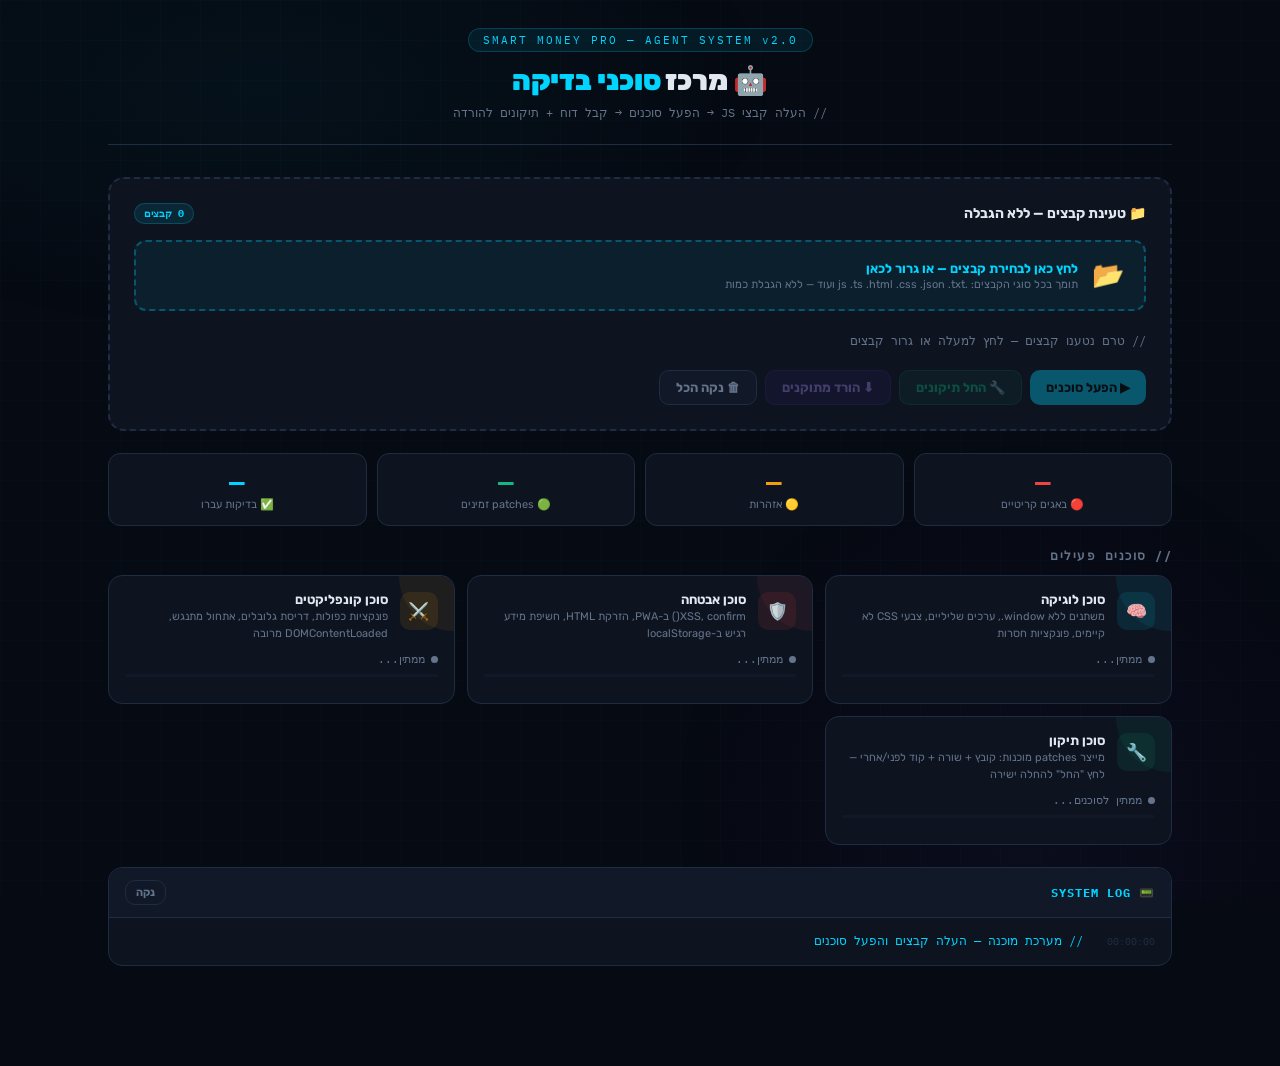
<file: agent.html>
<!DOCTYPE html>
<html lang="he" dir="rtl">
<head>
<meta charset="UTF-8">
<meta name="viewport" content="width=device-width, initial-scale=1.0">
<title>Smart Money — מרכז סוכני בדיקה</title>
<style>
@import url('https://fonts.googleapis.com/css2?family=IBM+Plex+Mono:wght@400;600;700&family=Rubik:wght@400;500;700;900&display=swap');
:root{--bg:#060a12;--surface:#0d1420;--surface2:#111827;--border:#1e2d42;--accent:#00d4ff;--accent2:#7c3aed;--green:#10b981;--red:#ef4444;--yellow:#f59e0b;--text:#e2e8f0;--muted:#64748b;--mono:'IBM Plex Mono',monospace;--sans:'Rubik',sans-serif}
*{box-sizing:border-box;margin:0;padding:0}
body{background:var(--bg);color:var(--text);font-family:var(--sans);min-height:100vh;overflow-x:hidden}
body::before{content:'';position:fixed;inset:0;background:radial-gradient(ellipse 60% 40% at 20% 10%,rgba(0,212,255,.04) 0%,transparent 70%),radial-gradient(ellipse 40% 60% at 80% 90%,rgba(124,58,237,.05) 0%,transparent 70%);pointer-events:none;z-index:0}
body::after{content:'';position:fixed;inset:0;background-image:linear-gradient(rgba(0,212,255,.025) 1px,transparent 1px),linear-gradient(90deg,rgba(0,212,255,.025) 1px,transparent 1px);background-size:40px 40px;pointer-events:none;z-index:0}
.wrapper{position:relative;z-index:1;max-width:1100px;margin:0 auto;padding:28px 18px 80px}
header{text-align:center;margin-bottom:32px;padding-bottom:24px;border-bottom:1px solid var(--border)}
.logo-tag{display:inline-block;font-family:var(--mono);font-size:11px;color:var(--accent);background:rgba(0,212,255,.08);border:1px solid rgba(0,212,255,.2);padding:4px 14px;border-radius:20px;letter-spacing:2px;margin-bottom:12px}
header h1{font-size:28px;font-weight:900}
header h1 span{color:var(--accent)}
header p{margin-top:8px;font-size:12px;color:var(--muted);font-family:var(--mono)}
/* upload */
.upload-zone{background:var(--surface);border:2px dashed var(--border);border-radius:16px;padding:24px;margin-bottom:22px;transition:border-color .2s,background .2s}
.upload-zone.drag-over{border-color:var(--accent);background:rgba(0,212,255,.03)}
.upload-header{display:flex;align-items:center;justify-content:space-between;margin-bottom:16px;flex-wrap:wrap;gap:8px}
.upload-header h2{font-size:14px;font-weight:700}
/* trigger label — THIS IS THE KEY FIX */
.upload-trigger{display:flex;align-items:center;gap:14px;background:rgba(0,212,255,.06);border:2px dashed rgba(0,212,255,.3);border-radius:12px;padding:18px 20px;margin-bottom:16px;cursor:pointer;transition:all .2s;width:100%;user-select:none}
.upload-trigger:hover{background:rgba(0,212,255,.1);border-color:var(--accent)}
.ut-icon{font-size:26px;flex-shrink:0}
.ut-text h3{font-size:13px;font-weight:700;color:var(--accent);margin-bottom:2px}
.ut-text p{font-size:11px;color:var(--muted)}
#fileList{display:flex;flex-wrap:wrap;gap:8px;margin-bottom:16px}
.file-chip{display:inline-flex;align-items:center;gap:6px;background:rgba(16,185,129,.1);border:1px solid rgba(16,185,129,.25);border-radius:8px;padding:5px 10px;font-family:var(--mono);font-size:11px;color:var(--green);animation:chipIn .2s ease}
@keyframes chipIn{from{opacity:0;transform:scale(.9)}to{opacity:1;transform:scale(1)}}
.chip-remove{background:none;border:none;color:var(--muted);cursor:pointer;font-size:13px;padding:0 0 0 2px;line-height:1;transition:color .15s}
.chip-remove:hover{color:var(--red)}
.empty-hint{font-family:var(--mono);font-size:12px;color:var(--muted);padding:6px 0}
.upload-actions{display:flex;gap:8px;flex-wrap:wrap}
.btn{display:inline-flex;align-items:center;gap:7px;padding:9px 16px;border-radius:10px;border:none;font-family:var(--sans);font-size:13px;font-weight:700;cursor:pointer;transition:all .15s}
.btn:active{transform:scale(.97)}
.btn:disabled{opacity:.35;cursor:not-allowed;transform:none!important}
.btn-primary{background:var(--accent);color:#000}
.btn-primary:not(:disabled):hover{background:#22e0ff}
.btn-secondary{background:rgba(124,58,237,.15);color:#a78bfa;border:1px solid rgba(124,58,237,.3)}
.btn-secondary:not(:disabled):hover{background:rgba(124,58,237,.25)}
.btn-ghost{background:var(--surface2);color:var(--muted);border:1px solid var(--border)}
.btn-ghost:hover{color:var(--text)}
.btn-success{background:rgba(16,185,129,.15);color:var(--green);border:1px solid rgba(16,185,129,.3)}
.btn-success:not(:disabled):hover{background:rgba(16,185,129,.25)}
/* summary */
.summary-bar{display:grid;grid-template-columns:repeat(4,1fr);gap:10px;margin-bottom:22px}
.summary-card{background:var(--surface);border:1px solid var(--border);border-radius:12px;padding:14px;text-align:center}
.summary-card .num{font-size:26px;font-weight:900;font-family:var(--mono);line-height:1;margin-bottom:4px}
.summary-card .lbl{font-size:11px;color:var(--muted)}
.s-bugs .num{color:var(--red)}.s-warn .num{color:var(--yellow)}.s-fix .num{color:var(--green)}.s-ok .num{color:var(--accent)}
/* agents */
.agents-section h2{font-size:12px;font-weight:700;color:var(--muted);letter-spacing:1.5px;text-transform:uppercase;margin-bottom:12px;font-family:var(--mono)}
.agents-grid{display:grid;grid-template-columns:repeat(auto-fill,minmax(280px,1fr));gap:12px;margin-bottom:22px}
.agent-card{background:var(--surface);border:1px solid var(--border);border-radius:14px;padding:16px;position:relative;overflow:hidden;transition:border-color .25s}
.agent-card::before{content:'';position:absolute;top:0;right:0;width:55px;height:55px;border-radius:0 14px 0 55px;opacity:.07}
.agent-logic::before{background:var(--accent)}.agent-security::before{background:var(--red)}.agent-conflict::before{background:var(--yellow)}.agent-fix::before{background:var(--green)}
.agent-card.running{border-color:var(--accent);animation:pulse-border 1.2s ease infinite}
.agent-card.done-ok{border-color:var(--green)}.agent-card.done-err{border-color:var(--red)}
@keyframes pulse-border{0%,100%{box-shadow:0 0 0 0 rgba(0,212,255,0)}50%{box-shadow:0 0 0 4px rgba(0,212,255,.12)}}
.agent-top{display:flex;gap:12px;align-items:flex-start;margin-bottom:10px}
.agent-avatar{width:38px;height:38px;border-radius:10px;display:flex;align-items:center;justify-content:center;font-size:17px;flex-shrink:0}
.agent-logic .agent-avatar{background:rgba(0,212,255,.1)}.agent-security .agent-avatar{background:rgba(239,68,68,.1)}.agent-conflict .agent-avatar{background:rgba(245,158,11,.1)}.agent-fix .agent-avatar{background:rgba(16,185,129,.1)}
.agent-info h3{font-size:13px;font-weight:700;margin-bottom:2px}.agent-info p{font-size:11px;color:var(--muted);line-height:1.5}
.agent-status{display:flex;align-items:center;gap:6px;font-family:var(--mono);font-size:11px;color:var(--muted);margin-bottom:8px}
.status-dot{width:7px;height:7px;border-radius:50%;background:var(--muted);flex-shrink:0}
.status-dot.running{background:var(--accent);animation:blink .8s ease infinite}.status-dot.ok{background:var(--green)}.status-dot.err{background:var(--red)}.status-dot.warn{background:var(--yellow)}
@keyframes blink{0%,100%{opacity:1}50%{opacity:.25}}
.progress-bar-wrap{background:var(--surface2);height:3px;border-radius:2px;margin-bottom:10px;overflow:hidden}
.progress-bar-fill{height:100%;background:linear-gradient(90deg,var(--accent),var(--accent2));width:0%;transition:width .35s ease}
.agent-findings{font-family:var(--mono);font-size:11px;line-height:1.7;max-height:0;overflow:hidden;transition:max-height .4s ease}
.agent-findings.open{max-height:500px;overflow-y:auto}
.finding{display:flex;gap:7px;padding:5px 8px;border-radius:6px;margin-bottom:4px;align-items:flex-start}
.finding.bug{background:rgba(239,68,68,.08);color:#fca5a5}.finding.warn{background:rgba(245,158,11,.08);color:#fcd34d}.finding.ok{background:rgba(16,185,129,.08);color:#6ee7b7}.finding.info{background:rgba(0,212,255,.06);color:#67e8f9}.finding.fixed{background:rgba(16,185,129,.12);color:#6ee7b7}
.finding-icon{flex-shrink:0;margin-top:1px}.finding-text{flex:1;word-break:break-word}.finding-loc{color:var(--accent);font-weight:600}
/* log */
.main-log{background:var(--surface);border:1px solid var(--border);border-radius:14px;overflow:hidden;margin-bottom:20px}
.log-header{display:flex;justify-content:space-between;align-items:center;padding:12px 16px;border-bottom:1px solid var(--border);background:var(--surface2)}
.log-header h3{font-family:var(--mono);font-size:12px;font-weight:700;color:var(--accent);letter-spacing:1px}
.log-body{padding:12px 16px;font-family:var(--mono);font-size:12px;line-height:1.9;max-height:260px;overflow-y:auto;color:var(--muted)}
.log-line{display:flex;gap:10px;align-items:baseline}
.log-ts{color:var(--border);flex-shrink:0;font-size:10px;min-width:62px}
.log-line.log-ok .log-msg{color:var(--green)}.log-line.log-err .log-msg{color:var(--red)}.log-line.log-warn .log-msg{color:var(--yellow)}.log-line.log-info .log-msg{color:var(--accent)}.log-line.log-fix .log-msg{color:#a78bfa}
/* patches */
.patch-section{background:var(--surface);border:1px solid rgba(16,185,129,.2);border-radius:14px;overflow:hidden;display:none}
.patch-section.visible{display:block}
.patch-header{background:rgba(16,185,129,.06);border-bottom:1px solid rgba(16,185,129,.15);padding:14px 16px;display:flex;justify-content:space-between;align-items:center;flex-wrap:wrap;gap:10px}
.patch-header h3{font-family:var(--mono);font-size:12px;font-weight:700;color:var(--green);letter-spacing:1px}
.patch-list{padding:14px 16px}
.patch-item{background:var(--surface2);border:1px solid var(--border);border-radius:10px;padding:14px;margin-bottom:12px}
.patch-item-header{display:flex;justify-content:space-between;align-items:center;margin-bottom:8px}
.patch-file{color:var(--accent);font-family:var(--mono);font-weight:700;font-size:12px}
.patch-line{color:var(--yellow);font-family:var(--mono);font-size:10px}
.patch-desc{font-size:12px;color:var(--muted);margin-bottom:6px}
.patch-code{background:rgba(0,0,0,.35);border-radius:6px;padding:8px 10px;font-family:var(--mono);font-size:11px;line-height:1.6;color:#e2e8f0;white-space:pre-wrap;word-break:break-all;border-right:3px solid var(--green);margin-top:4px}
.patch-code.before{border-color:var(--red);color:#fca5a5}
.diff-arrow{text-align:center;color:var(--muted);margin:6px 0;font-size:15px}
.badge{display:inline-flex;align-items:center;gap:4px;font-size:10px;font-family:var(--mono);padding:3px 9px;border-radius:20px;font-weight:700}
.badge-blue{background:rgba(0,212,255,.1);color:var(--accent);border:1px solid rgba(0,212,255,.2)}
/* כרטיסי הורדה */
.dl-card{background:var(--surface2);border:1px solid var(--border);border-radius:10px;padding:12px 14px;display:flex;align-items:center;justify-content:space-between;gap:12px;min-width:200px;transition:border-color .2s}
.dl-card:hover{border-color:var(--accent)}
.dl-card.patched{border-color:var(--green)}
.dl-card .dl-name{font-family:var(--mono);font-size:12px;font-weight:700;color:var(--text)}
.dl-card .dl-meta{font-size:10px;color:var(--muted);margin-top:2px}
.dl-card .dl-tag{font-size:9px;font-family:var(--mono);padding:2px 7px;border-radius:10px;font-weight:700;margin-top:4px;display:inline-block}
.dl-tag-fixed{background:rgba(16,185,129,.15);color:var(--green);border:1px solid rgba(16,185,129,.25)}
.dl-tag-clean{background:rgba(0,212,255,.1);color:var(--accent);border:1px solid rgba(0,212,255,.2)}
::-webkit-scrollbar{width:4px;height:4px}::-webkit-scrollbar-track{background:transparent}::-webkit-scrollbar-thumb{background:var(--border);border-radius:4px}
@media(max-width:600px){.summary-bar{grid-template-columns:1fr 1fr}.agents-grid{grid-template-columns:1fr}.upload-actions{flex-direction:column}.upload-actions .btn{justify-content:center}}
</style>
</head>
<body>
<div class="wrapper">

<header>
  <div class="logo-tag">SMART MONEY PRO — AGENT SYSTEM v2.0</div>
  <h1>🤖 מרכז <span>סוכני בדיקה</span></h1>
  <p>// העלה קבצי JS → הפעל סוכנים → קבל דוח + תיקונים להורדה</p>
</header>

<!-- אזור העלאה -->
<div class="upload-zone" id="uploadZone">
  <div class="upload-header">
    <h2>📁 טעינת קבצים — ללא הגבלה</h2>
    <span class="badge badge-blue" id="loadedCount">0 קבצים</span>
  </div>

  <!--
    הפתרון לבעיית ה-input:
    label עם for="fileInput" מפעיל את ה-input ישירות.
    ה-input עצמו נמצא מחוץ לכל div מסובך — display:none פשוט.
  -->
  <label for="fileInput" class="upload-trigger">
    <div class="ut-icon">📂</div>
    <div class="ut-text">
      <h3>לחץ כאן לבחירת קבצים — או גרור לכאן</h3>
      <p>תומך בכל סוגי הקבצים: .js .ts .html .css .json .txt ועוד — ללא הגבלת כמות</p>
    </div>
  </label>

  <input type="file" id="fileInput" multiple style="display:block;width:0;height:0;overflow:hidden;position:absolute;">

  <div id="fileList"><span class="empty-hint">// טרם נטענו קבצים — לחץ למעלה או גרור קבצים</span></div>

  <div class="upload-actions">
    <button class="btn btn-primary"   id="runBtn"      onclick="runAllAgents()" disabled>▶ הפעל סוכנים</button>
    <button class="btn btn-success"   id="applyBtn"    onclick="applyAllFixes()" disabled>🔧 החל תיקונים</button>
    <button class="btn btn-secondary" id="downloadBtn" onclick="downloadFixed()" disabled>⬇ הורד מתוקנים</button>
    <button class="btn btn-ghost"                      onclick="clearAll()">🗑 נקה הכל</button>
  </div>
</div>

<!-- סיכום -->
<div class="summary-bar">
  <div class="summary-card s-bugs"><div class="num" id="countBugs">—</div><div class="lbl">🔴 באגים קריטיים</div></div>
  <div class="summary-card s-warn"><div class="num" id="countWarn">—</div><div class="lbl">🟡 אזהרות</div></div>
  <div class="summary-card s-fix" ><div class="num" id="countFix">—</div><div class="lbl">🟢 patches זמינים</div></div>
  <div class="summary-card s-ok"  ><div class="num" id="countOk">—</div><div class="lbl">✅ בדיקות עברו</div></div>
</div>

<!-- סוכנים -->
<div class="agents-section">
  <h2>// סוכנים פעילים</h2>
  <div class="agents-grid">

    <div class="agent-card agent-logic" id="agent-logic">
      <div class="agent-top">
        <div class="agent-avatar">🧠</div>
        <div class="agent-info"><h3>סוכן לוגיקה</h3><p>משתנים ללא window., ערכים שליליים, צבעי CSS לא קיימים, פונקציות חסרות</p></div>
      </div>
      <div class="agent-status"><div class="status-dot" id="dot-logic"></div><span id="label-logic">ממתין...</span></div>
      <div class="progress-bar-wrap"><div class="progress-bar-fill" id="prog-logic"></div></div>
      <div class="agent-findings" id="findings-logic"></div>
    </div>

    <div class="agent-card agent-security" id="agent-security">
      <div class="agent-top">
        <div class="agent-avatar">🛡️</div>
        <div class="agent-info"><h3>סוכן אבטחה</h3><p>XSS, confirm() ב-PWA, הזרקת HTML, חשיפת מידע רגיש ב-localStorage</p></div>
      </div>
      <div class="agent-status"><div class="status-dot" id="dot-security"></div><span id="label-security">ממתין...</span></div>
      <div class="progress-bar-wrap"><div class="progress-bar-fill" id="prog-security"></div></div>
      <div class="agent-findings" id="findings-security"></div>
    </div>

    <div class="agent-card agent-conflict" id="agent-conflict">
      <div class="agent-top">
        <div class="agent-avatar">⚔️</div>
        <div class="agent-info"><h3>סוכן קונפליקטים</h3><p>פונקציות כפולות, דריסת גלובלים, אתחול מתנגש, DOMContentLoaded מרובה</p></div>
      </div>
      <div class="agent-status"><div class="status-dot" id="dot-conflict"></div><span id="label-conflict">ממתין...</span></div>
      <div class="progress-bar-wrap"><div class="progress-bar-fill" id="prog-conflict"></div></div>
      <div class="agent-findings" id="findings-conflict"></div>
    </div>

    <div class="agent-card agent-fix" id="agent-fix">
      <div class="agent-top">
        <div class="agent-avatar">🔧</div>
        <div class="agent-info"><h3>סוכן תיקון</h3><p>מייצר patches מוכנות: קובץ + שורה + קוד לפני/אחרי — לחץ "החל" להחלה ישירה</p></div>
      </div>
      <div class="agent-status"><div class="status-dot" id="dot-fix"></div><span id="label-fix">ממתין לסוכנים...</span></div>
      <div class="progress-bar-wrap"><div class="progress-bar-fill" id="prog-fix"></div></div>
      <div class="agent-findings" id="findings-fix"></div>
    </div>

  </div>
</div>

<!-- לוג -->
<div class="main-log">
  <div class="log-header">
    <h3>📟 SYSTEM LOG</h3>
    <button class="btn btn-ghost" style="padding:5px 10px;font-size:11px;" onclick="clearLog()">נקה</button>
  </div>
  <div class="log-body" id="mainLog">
    <div class="log-line log-info"><span class="log-ts">00:00:00</span><span class="log-msg">// מערכת מוכנה — העלה קבצים והפעל סוכנים</span></div>
  </div>
</div>

<!-- Patches -->
<div class="patch-section" id="patchSection">
  <div class="patch-header">
    <h3>🔧 PATCHES — תיקונים אוטומטיים</h3>
    <button class="btn btn-success" onclick="downloadFixed()">⬇ הורד הכל מתוקן</button>
  </div>
  <div class="patch-list" id="patchList"></div>
</div>

<!-- פאנל הורדה בודדת -->
<div class="patch-section" id="downloadPanel" style="margin-top:16px;">
  <div class="patch-header">
    <h3>📦 הורדת קבצים — בודד או הכל</h3>
    <button class="btn btn-primary" onclick="downloadFixed()">⬇ הורד הכל</button>
  </div>
  <div id="downloadList" style="padding:14px 16px;display:flex;flex-wrap:wrap;gap:10px;"></div>
</div>

</div><!-- /wrapper -->

<script>
// ============================================================
// STATE
// ============================================================
const files  = {};
let findings = [];
let patched  = false;

// ============================================================
// FILE INPUT — חיבור ה-input
// ============================================================
document.addEventListener('DOMContentLoaded', function() {
  const inp = document.getElementById('fileInput');
  inp.addEventListener('change', function() {
    handleFileSelect(this.files);
    // reset כדי שאפשר לטעון שוב אותו קובץ
    this.value = '';
  });
});

function handleFileSelect(fileList) {
  if (!fileList || fileList.length === 0) return;
  Array.from(fileList).forEach(function(file) {
    const reader = new FileReader();
    reader.onload = function(e) {
      const content = e.target.result;
      files[file.name] = { name: file.name, content: content, lines: content.split('\n') };
      updateFileList();
      log('info', 'נטען: ' + file.name + ' (' + files[file.name].lines.length + ' שורות)');
      checkEnableRun();
    };
    reader.readAsText(file);
  });
}

function updateFileList() {
  const el   = document.getElementById('fileList');
  const keys = Object.keys(files);
  document.getElementById('loadedCount').textContent = keys.length + ' קבצים';
  if (keys.length === 0) {
    el.innerHTML = '<span class="empty-hint">// טרם נטענו קבצים — לחץ למעלה או גרור קבצים</span>';
    return;
  }
  el.innerHTML = keys.map(function(k) {
    return '<div class="file-chip"><span>✓ ' + escHtml(k) + '</span>' +
      '<button class="chip-remove" onclick="removeFile(\'' + escHtml(k).replace(/'/g,"\\'") + '\')" title="הסר">✕</button></div>';
  }).join('');
}

function removeFile(key) {
  delete files[key];
  updateFileList();
  checkEnableRun();
  log('warn', 'הוסר: ' + key);
}

function checkEnableRun() {
  document.getElementById('runBtn').disabled = Object.keys(files).length === 0;
}

// ── Drag & Drop ──
const zone = document.getElementById('uploadZone');
zone.addEventListener('dragover',  function(e) { e.preventDefault(); zone.classList.add('drag-over'); });
zone.addEventListener('dragleave', function()  { zone.classList.remove('drag-over'); });
zone.addEventListener('drop', function(e) {
  e.preventDefault();
  zone.classList.remove('drag-over');
  handleFileSelect(e.dataTransfer.files);
});

// ============================================================
// UTILITIES
// ============================================================
function escHtml(str) {
  return String(str)
    .replace(/&/g,'&amp;').replace(/</g,'&lt;')
    .replace(/>/g,'&gt;').replace(/"/g,'&quot;');
}

function getFileKey(hint) {
  const lower = hint.toLowerCase();
  return Object.keys(files).find(function(k) { return k.toLowerCase().includes(lower); }) || null;
}

function searchInFile(fileKey, pattern) {
  if (!files[fileKey]) return [];
  const results = [];
  files[fileKey].lines.forEach(function(line, i) {
    const hit = typeof pattern === 'string' ? line.includes(pattern) : pattern.test(line);
    if (hit) results.push({ line: i + 1, content: line });
  });
  return results;
}

function searchAllFiles(pattern) {
  const results = [];
  Object.keys(files).forEach(function(k) {
    searchInFile(k, pattern).forEach(function(h) { results.push({ file: k, line: h.line, content: h.content }); });
  });
  return results;
}

function log(type, msg) {
  const ts  = new Date().toTimeString().slice(0,8);
  const el  = document.getElementById('mainLog');
  const div = document.createElement('div');
  div.className = 'log-line log-' + type;
  div.innerHTML = '<span class="log-ts">' + ts + '</span><span class="log-msg">' + escHtml(msg) + '</span>';
  el.appendChild(div);
  el.scrollTop = el.scrollHeight;
}

function clearLog() { document.getElementById('mainLog').innerHTML = ''; log('info','// לוג נוקה'); }
function delay(ms)   { return new Promise(function(r) { setTimeout(r, ms); }); }

function setAgent(id, status, label) {
  document.getElementById('dot-'   + id).className = 'status-dot ' + status;
  document.getElementById('label-' + id).textContent = label;
  const card = document.getElementById('agent-' + id);
  card.className = 'agent-card agent-' + id +
    (status === 'running' ? ' running' : status === 'ok' ? ' done-ok' : status === 'err' ? ' done-err' : '');
}

function setProgress(id, pct) { document.getElementById('prog-' + id).style.width = pct + '%'; }

function addFinding(agentId, type, icon, text, fileKey, lineNum, patch) {
  const f = { agentId: agentId, type: type, icon: icon, text: text,
              file: fileKey || null, lineNum: lineNum || null, patch: patch || null };
  findings.push(f);
  const el  = document.getElementById('findings-' + agentId);
  el.classList.add('open');
  const div = document.createElement('div');
  div.className = 'finding ' + type;
  const loc = fileKey ? '<span class="finding-loc">' + escHtml(fileKey) + (lineNum ? ':' + lineNum : '') + '</span> — ' : '';
  div.innerHTML = '<span class="finding-icon">' + icon + '</span><span class="finding-text">' + loc + escHtml(text) + '</span>';
  el.appendChild(div);
}

// ============================================================
// AGENT 1 — לוגיקה
// ============================================================
async function runAgentLogic() {
  setAgent('logic','running','🔍 סורק לוגיקה...');
  document.getElementById('findings-logic').innerHTML = '';
  let bugs = 0, ok = 0;

  await delay(200); setProgress('logic', 15);

  // 1. משתנים גלובליים ללא window. ב-economy.js
  const econKey = getFileKey('economy');
  if (econKey) {
    const hits = searchInFile(econKey, /^\s*(money|bank|loan)\s*([-+*/]=|\+\+|--)/);
    if (hits.length > 0) {
      hits.forEach(function(h) {
        const vn = (h.content.trim().match(/^(money|bank|loan)/) || ['?'])[0];
        addFinding('logic','bug','🔴', '"' + vn + '" ללא window. — קריסה ב-strict mode',
          econKey, h.line, {
            before: h.content.trim(),
            after:  h.content.trim().replace(/\b(money|bank|loan)\b/g, 'window.$1'),
            desc:   'הוסף window. לפני שם המשתנה'
          });
        bugs++;
      });
      log('err','[לוגיקה] ' + hits.length + ' משתנים ללא window. ב-' + econKey);
    } else { addFinding('logic','ok','✅','window. תקין ב-' + econKey, econKey); ok++; }
  }

  setProgress('logic', 30); await delay(150);

  // 2. צבעי CSS לא קיימים
  const badColors = searchAllFiles(/var\(--(white|black|orange|pink)\)/);
  if (badColors.length > 0) {
    badColors.forEach(function(h) {
      const c = (h.content.match(/var\(--([\w]+)\)/) || ['','?'])[1];
      addFinding('logic','bug','🔴', 'צבע לא קיים: var(--' + c + ')', h.file, h.line, {
        before: h.content.trim(),
        after:  h.content.trim()
          .replace(/var\(--white\)/g,'var(--text)').replace(/var\(--black\)/g,'#000')
          .replace(/var\(--orange\)/g,'var(--yellow)').replace(/var\(--pink\)/g,'#ec4899'),
        desc: 'החלף בצבע קיים'
      });
      bugs++;
    });
    log('err','[לוגיקה] צבעי CSS לא קיימים: ' + badColors.length);
  } else { addFinding('logic','ok','✅','כל צבעי CSS תקינים'); ok++; }

  setProgress('logic', 50); await delay(150);

  // 3. resetGame מוגדרת?
  const resetDef = searchAllFiles(/function resetGame\b|window\.resetGame\s*=/);
  if (resetDef.length === 0) {
    addFinding('logic','bug','🔴','resetGame() נקראת אבל לא מוגדרת — קריסה',
      getFileKey('core'), null, {
        before: '// חסר',
        after:  'function resetGame() {\n  localStorage.clear();\n  location.reload();\n}',
        desc:   'הוסף את הפונקציה ל-core.js'
      });
    bugs++;
    log('err','[לוגיקה] resetGame לא מוגדרת!');
  } else { addFinding('logic','ok','✅','resetGame מוגדרת: ' + resetDef[0].file + ':' + resetDef[0].line); ok++; }

  setProgress('logic', 70); await delay(150);

  // 4. money שלילי באירועים
  const evKey = getFileKey('events');
  if (evKey) {
    const noGuard = searchInFile(evKey, /window\.money\s*-=/).filter(function(h) {
      const around = files[evKey].lines.slice(Math.max(0,h.line-3), h.line+2).join('\n');
      return !around.includes('Math.min') && !around.includes('Math.max');
    });
    if (noGuard.length > 0) {
      noGuard.forEach(function(h) {
        addFinding('logic','warn','⚠️','חיסור money ללא הגנה ממינוס', evKey, h.line, {
          before: h.content.trim(),
          after:  h.content.trim().replace(/window\.money\s*-=\s*(\w+)/,
            function(_,v) { return 'const _c = Math.min(' + v + ', window.money); window.money -= _c'; }),
          desc: 'עטוף ב-Math.min למניעת ערך שלילי'
        });
        bugs++;
      });
    } else { addFinding('logic','ok','✅','חיסורי money מוגנים', evKey); ok++; }
  }

  // 5. blackMoney שלילי
  if (evKey) {
    const bmHits = searchInFile(evKey, /window\.blackMoney\s*-=/).filter(function(h) {
      const around = files[evKey].lines.slice(Math.max(0,h.line-2), h.line+2).join('\n');
      return !around.includes('Math.max');
    });
    if (bmHits.length > 0) {
      bmHits.forEach(function(h) {
        addFinding('logic','warn','⚠️','blackMoney יכול לרדת מתחת 0', evKey, h.line, {
          before: h.content.trim(),
          after:  h.content.trim().replace(/window\.blackMoney\s*-=\s*(\w+)/,
            function(_,v) { return 'window.blackMoney = Math.max(0, window.blackMoney - ' + v + ')'; }),
          desc: 'עטוף ב-Math.max(0,...)'
        });
        bugs++;
      });
    } else { addFinding('logic','ok','✅','blackMoney מוגן', evKey); ok++; }
  }

  setProgress('logic', 100);
  setAgent('logic', bugs > 0 ? 'err' : 'ok', bugs > 0 ? bugs + ' בעיות נמצאו' : '✓ תקין (' + ok + ')');
  log(bugs > 0 ? 'err' : 'ok', '[לוגיקה] ' + bugs + ' בעיות | ' + ok + ' תקינות');
  return { bugs: bugs, ok: ok };
}

// ============================================================
// AGENT 2 — אבטחה
// ============================================================
async function runAgentSecurity() {
  setAgent('security','running','🔍 סורק אבטחה...');
  document.getElementById('findings-security').innerHTML = '';
  let bugs = 0, ok = 0;

  await delay(400); setProgress('security', 25);

  // 1. confirm()
  const confirms = searchAllFiles(/\bconfirm\s*\(/);
  if (confirms.length > 0) {
    confirms.forEach(function(h) {
      addFinding('security','bug','🔴','confirm() חסום ב-PWA/iOS', h.file, h.line, {
        before: h.content.trim(),
        after:  h.content.trim().replace(
          /if\s*\(confirm\(([^)]+)\)\)\s*([\w]+)\(\)/,
          "showConfirmModal('אישור','$1',function(){$2();})"),
        desc: 'החלף ב-showConfirmModal'
      });
      bugs++;
    });
    log('err','[אבטחה] confirm(): ' + confirms.length);
  } else { addFinding('security','ok','✅','אין confirm()'); ok++; }

  setProgress('security', 50); await delay(250);

  // 2. XSS
  const xss = searchAllFiles(/innerHTML[^=]*=[^`]*\+[^;]*(entry\.(user|device|name)|p\.name|player\.name)/);
  if (xss.length > 0) {
    xss.forEach(function(h) {
      addFinding('security','bug','🔴','XSS — נתוני משתמש ב-innerHTML', h.file, h.line, {
        before: h.content.trim(),
        after:  h.content.trim().replace(
          /\b(entry\.user|entry\.device|entry\.name|p\.name|player\.name)\b/g,
          'sanitizeText($1)'),
        desc: 'עטוף ב-sanitizeText()'
      });
      bugs++;
    });
    log('err','[אבטחה] XSS: ' + xss.length);
  } else { addFinding('security','ok','✅','לא נמצאו XSS'); ok++; }

  setProgress('security', 75); await delay(200);

  // 3. sanitizeText קיימת?
  const sanDef = searchAllFiles(/function sanitizeText/);
  if (sanDef.length === 0 && xss.length > 0) {
    addFinding('security','warn','⚠️','sanitizeText() חסרה', getFileKey('ui'), null, {
      before: '// חסר',
      after:  'function sanitizeText(str) {\n  return String(str)\n    .replace(/&/g,\'&amp;\').replace(/</g,\'&lt;\')\n    .replace(/>/g,\'&gt;\').replace(/"/g,\'&quot;\');\n}',
      desc:   'הוסף ל-ui.js'
    });
    bugs++;
  } else if (sanDef.length > 0) {
    addFinding('security','ok','✅','sanitizeText מוגדרת: ' + sanDef[0].file); ok++;
  }

  // 4. plain passwords
  const plainPass = searchAllFiles(/localStorage\.setItem\(['"]((?!.*[Hh]ash)[^'"]*[Pp]ass[^'"]*)['"]/);
  if (plainPass.length > 0) {
    plainPass.forEach(function(h) {
      addFinding('security','warn','⚠️','סיסמה ב-localStorage — ודא שזה hash', h.file, h.line);
      bugs++;
    });
  } else { addFinding('security','ok','✅','אין plain-text passwords'); ok++; }

  setProgress('security', 100);
  setAgent('security', bugs > 0 ? 'err' : 'ok', bugs > 0 ? bugs + ' בעיות אבטחה' : '✓ אבטחה תקינה (' + ok + ')');
  log(bugs > 0 ? 'err' : 'ok', '[אבטחה] ' + bugs + ' | ' + ok);
  return { bugs: bugs, ok: ok };
}

// ============================================================
// AGENT 3 — קונפליקטים
// ============================================================
async function runAgentConflict() {
  setAgent('conflict','running','🔍 סורק קונפליקטים...');
  document.getElementById('findings-conflict').innerHTML = '';
  let bugs = 0, ok = 0;

  await delay(600); setProgress('conflict', 20);

  // 1. פונקציות draw כפולות
  const drawMap = {};
  Object.keys(files).forEach(function(fk) {
    files[fk].lines.forEach(function(line, i) {
      const m = line.match(/(?:^|\s)(?:function|window\.)(draw[A-Z]\w*)\s*[=(]/);
      if (m) {
        const fn = m[1];
        if (!drawMap[fn]) drawMap[fn] = [];
        drawMap[fn].push({ file: fk, line: i + 1 });
      }
    });
  });

  let foundDup = false;
  Object.entries(drawMap).forEach(function(entry) {
    const fn = entry[0], locs = entry[1];
    if (locs.length > 1) {
      foundDup = true;
      addFinding('conflict','bug','🔴',
        fn + ' מוגדרת ' + locs.length + '×: ' + locs.map(function(l){return l.file+':'+l.line;}).join(', '),
        locs[0].file, locs[0].line, {
          before: '// ' + fn + ' ב-' + locs[0].file + ':' + locs[0].line,
          after:  '// הסר הגדרה זו — שאיר רק ב-' + locs[locs.length-1].file,
          desc:   'הסר ההגדרה המוקדמת'
        });
      bugs++;
      log('err','[קונפליקטים] כפולה: ' + fn);
    }
  });
  if (!foundDup) { addFinding('conflict','ok','✅','אין פונקציות draw כפולות'); ok++; }

  setProgress('conflict', 45); await delay(200);

  // 2. אתחול כפול של גלובלים
  const critVars = ['crimeLevel','policeHeat','blackMoney','money','bank','loan'];
  let foundCrit = false;
  critVars.forEach(function(v) {
    const hits = searchAllFiles(new RegExp('window\\.' + v + '\\s*=\\s*(?!window)'));
    if (hits.length > 1) {
      foundCrit = true;
      addFinding('conflict','warn','⚠️',
        'window.' + v + ' מאותחל ' + hits.length + '×: ' + hits.map(function(h){return h.file+':'+h.line;}).join(', '),
        hits[hits.length-1].file, hits[hits.length-1].line, {
          before: 'window.' + v + ' = ...',
          after:  "if (typeof window." + v + " === 'undefined') window." + v + " = 0;",
          desc:   'השתמש בתנאי typeof למניעת דריסה'
        });
      bugs++;
    }
  });
  if (!foundCrit) { addFinding('conflict','ok','✅','אין אתחולים כפולים'); ok++; }

  setProgress('conflict', 70); await delay(200);

  // 3. DOMContentLoaded
  const domLoaded = searchAllFiles(/document\.addEventListener\s*\(\s*['"]DOMContentLoaded/);
  if (domLoaded.length > 3) {
    addFinding('conflict','warn','⚠️',
      'DOMContentLoaded ×' + domLoaded.length + ': ' + domLoaded.map(function(h){return h.file;}).join(', '),
      domLoaded[0].file, domLoaded[0].line);
    bugs++;
  } else { addFinding('conflict','ok','✅', domLoaded.length + ' DOMContentLoaded — תקין'); ok++; }

  setProgress('conflict', 85); await delay(150);

  // 4. drawBank ספציפי
  const drawBankAll = searchAllFiles(/^(?:function drawBank|window\.drawBank\s*=)/);
  if (drawBankAll.length > 1) {
    addFinding('conflict','bug','🔴',
      'drawBank כפולה: ' + drawBankAll.map(function(h){return h.file+':'+h.line;}).join(', '),
      drawBankAll[0].file, drawBankAll[0].line, {
        before: '// function drawBank ב-' + drawBankAll[0].file,
        after:  '// מחק מ-' + drawBankAll[0].file + ' — שאיר רק ב-' + drawBankAll[drawBankAll.length-1].file,
        desc:   'הסר drawBank מ-economy.js'
      });
    bugs++;
  } else { addFinding('conflict','ok','✅','drawBank מוגדרת פעם אחת'); ok++; }

  setProgress('conflict', 100);
  setAgent('conflict', bugs > 0 ? 'err' : 'ok', bugs > 0 ? bugs + ' קונפליקטים' : '✓ נקי (' + ok + ')');
  log(bugs > 0 ? 'warn' : 'ok', '[קונפליקטים] ' + bugs + ' | ' + ok);
  return { bugs: bugs, ok: ok };
}

// ============================================================
// AGENT 4 — תיקון
// ============================================================
async function runAgentFix() {
  setAgent('fix','running','🔧 מכין patches...');
  document.getElementById('findings-fix').innerHTML = '';
  await delay(300); setProgress('fix', 50);

  const fixable = findings.filter(function(f) { return f.patch; });

  if (fixable.length === 0) {
    addFinding('fix','ok','✅','אין בעיות לתיקון — הכל תקין! 🎉');
    setAgent('fix','ok','✓ אין תיקונים דרושים');
    setProgress('fix', 100);
    return;
  }

  fixable.forEach(function(f) {
    addFinding('fix','fixed','🔧',
      '[' + (f.file || '?') + (f.lineNum ? ':' + f.lineNum : '') + '] ' + f.text);
  });

  setProgress('fix', 100);
  setAgent('fix','ok','✓ ' + fixable.length + ' patches מוכנים');
  log('fix','[תיקון] ' + fixable.length + ' patches מוכנים');
  renderPatches(fixable);
}

// ============================================================
// RUN ALL
// ============================================================
async function runAllAgents() {
  if (Object.keys(files).length === 0) { log('err','אין קבצים!'); return; }
  findings = []; patched = false;

  document.getElementById('runBtn').disabled      = true;
  document.getElementById('applyBtn').disabled    = true;
  document.getElementById('downloadBtn').disabled = true;
  document.getElementById('patchSection').classList.remove('visible');

  ['logic','security','conflict','fix'].forEach(function(id) {
    setAgent(id,'','ממתין...');
    setProgress(id, 0);
    const el = document.getElementById('findings-' + id);
    el.innerHTML = '';
    el.classList.remove('open');
  });

  log('info','━━━━━━━━━━━━━━━━━━━━');
  log('info','// בודק ' + Object.keys(files).length + ' קבצים...');

  await Promise.all([ runAgentLogic(), runAgentSecurity(), runAgentConflict() ]);
  await delay(200);
  await runAgentFix();

  const totalBugs = findings.filter(function(f){return f.type==='bug';}).length;
  const totalWarn = findings.filter(function(f){return f.type==='warn';}).length;
  const totalFix  = findings.filter(function(f){return f.patch;}).length;
  const totalOk   = findings.filter(function(f){return f.type==='ok';}).length;

  document.getElementById('countBugs').textContent = totalBugs;
  document.getElementById('countWarn').textContent = totalWarn;
  document.getElementById('countFix').textContent  = totalFix;
  document.getElementById('countOk').textContent   = totalOk;

  document.getElementById('runBtn').disabled = false;
  if (totalFix > 0) document.getElementById('applyBtn').disabled = false;

  // הצג פאנל הורדה תמיד אחרי סריקה
  renderDownloadPanel({});
  document.getElementById('downloadBtn').disabled = false;

  log('info','━━━━━━━━━━━━━━━━━━━━');
  log(totalBugs > 0 ? 'err' : 'ok',
    '// ' + totalBugs + ' באגים | ' + totalWarn + ' אזהרות | ' + totalFix + ' patches | ' + totalOk + ' תקינות');
}

// ============================================================
// PATCHES
// ============================================================
function renderPatches(fixable) {
  if (!fixable || fixable.length === 0) return;
  const section = document.getElementById('patchSection');
  const list    = document.getElementById('patchList');
  list.innerHTML = '';
  section.classList.add('visible');

  fixable.forEach(function(f) {
    const div = document.createElement('div');
    div.className = 'patch-item';
    div.innerHTML =
      '<div class="patch-item-header">' +
        '<span class="patch-file">📄 ' + escHtml(f.file || '?') + '</span>' +
        (f.lineNum ? '<span class="patch-line">שורה ' + f.lineNum + '</span>' : '') +
      '</div>' +
      '<div class="patch-desc">🔍 ' + escHtml(f.text) + '</div>' +
      '<div class="patch-desc" style="color:var(--green)">🛠 ' + escHtml(f.patch.desc || '') + '</div>' +
      '<div class="patch-code before">' + escHtml(f.patch.before) + '</div>' +
      '<div class="diff-arrow">↓ תיקון</div>' +
      '<div class="patch-code">' + escHtml(f.patch.after) + '</div>';
    list.appendChild(div);
  });
}

// ============================================================
// APPLY FIXES
// ============================================================
function applyAllFixes() {
  const fixable = findings.filter(function(f) { return f.patch && f.file && files[f.file]; });
  let applied = 0, skipped = 0;

  // רשום אילו קבצים תוקנו
  const patchedFiles = {};

  fixable.forEach(function(f) {
    const before  = f.patch.before.trim();
    let content   = files[f.file].content;

    // נסה לתקן לפי מספר שורה תחילה
    if (f.lineNum) {
      const idx   = f.lineNum - 1;
      const lines = files[f.file].content.split('\n');
      if (lines[idx] !== undefined && lines[idx].trim() === before) {
        const indent = (lines[idx].match(/^(\s*)/) || ['',''])[1];
        lines[idx] = indent + f.patch.after;
        files[f.file].content = lines.join('\n');
        files[f.file].lines   = lines;
        patchedFiles[f.file]  = true;
        applied++;
        log('fix','✓ שורה ' + f.lineNum + ' ב-' + f.file);
        return;
      }
    }

    // חיפוש כללי
    if (content.includes(before)) {
      files[f.file].content = content.replace(before, f.patch.after);
      files[f.file].lines   = files[f.file].content.split('\n');
      patchedFiles[f.file]  = true;
      applied++;
      log('fix','✓ תוקן: ' + f.file);
    } else {
      skipped++;
      log('warn','⚠ לא נמצא ב-' + f.file + (f.lineNum ? ':' + f.lineNum : '') + ' (ייתכן שכבר תוקן)');
    }
  });

  log(applied > 0 ? 'ok' : 'warn', '// ' + applied + ' תוקנו | ' + skipped + ' דולגו');
  patched = true;
  document.getElementById('applyBtn').disabled    = true;
  document.getElementById('downloadBtn').disabled = false;

  // הצג פאנל הורדה
  renderDownloadPanel(patchedFiles);
}

// ============================================================
// RENDER DOWNLOAD PANEL
// ============================================================
function renderDownloadPanel(patchedFiles) {
  const panel = document.getElementById('downloadPanel');
  const list  = document.getElementById('downloadList');
  panel.classList.add('visible');
  list.innerHTML = '';

  Object.keys(files).forEach(function(k) {
    const wasPatched = patchedFiles && patchedFiles[k];
    const lines = files[k].lines ? files[k].lines.length : '?';

    const card = document.createElement('div');
    card.className = 'dl-card' + (wasPatched ? ' patched' : '');

    // אייקון לפי סיומת
    const ext = k.split('.').pop().toLowerCase();
    const icons = { js:'🟨', ts:'🔷', html:'🌐', css:'🎨', json:'📋', txt:'📄' };
    const icon  = icons[ext] || '📄';

    card.innerHTML =
      '<div>' +
        '<div class="dl-name">' + icon + ' ' + escHtml(k) + '</div>' +
        '<div class="dl-meta">' + lines + ' שורות</div>' +
        '<span class="dl-tag ' + (wasPatched ? 'dl-tag-fixed' : 'dl-tag-clean') + '">' +
          (wasPatched ? '✓ תוקן' : '✓ נקי') +
        '</span>' +
      '</div>' +
      '<button class="btn btn-ghost" style="padding:7px 12px;font-size:11px;flex-shrink:0;" ' +
        'onclick="downloadSingle(\'' + escHtml(k).replace(/'/g,"\\'") + '\')">⬇ הורד</button>';
    list.appendChild(card);
  });
}

// ============================================================
// DOWNLOAD SINGLE FILE
// ============================================================
function downloadSingle(key) {
  if (!files[key]) { log('err','קובץ לא נמצא: ' + key); return; }
  const blob = new Blob([files[key].content], { type: 'text/plain;charset=utf-8' });
  const url  = URL.createObjectURL(blob);
  const a    = document.createElement('a');
  a.href = url; a.download = key; a.click();
  URL.revokeObjectURL(url);
  log('ok','⬇ הורד: ' + key);
}

// ============================================================
// DOWNLOAD ALL
// ============================================================
function downloadFixed() {
  const keys = Object.keys(files);
  if (keys.length === 0) { log('err','אין קבצים להורדה'); return; }
  keys.forEach(function(k) { downloadSingle(k); });
  log('ok','// הורדו ' + keys.length + ' קבצים');
}

// ============================================================
// CLEAR
// ============================================================
function clearAll() {
  Object.keys(files).forEach(function(k) { delete files[k]; });
  findings = []; patched = false;
  updateFileList();
  document.getElementById('runBtn').disabled      = true;
  document.getElementById('applyBtn').disabled    = true;
  document.getElementById('downloadBtn').disabled = true;
  document.getElementById('patchSection').classList.remove('visible');
  document.getElementById('downloadPanel').classList.remove('visible');
  document.getElementById('downloadList').innerHTML = '';
  ['logic','security','conflict','fix'].forEach(function(id) {
    setAgent(id,'','ממתין...');
    setProgress(id, 0);
    const el = document.getElementById('findings-' + id);
    el.innerHTML = ''; el.classList.remove('open');
  });
  ['countBugs','countWarn','countFix','countOk'].forEach(function(id) {
    document.getElementById(id).textContent = '—';
  });
  clearLog();
}
</script>
</body>
</html>
</file>
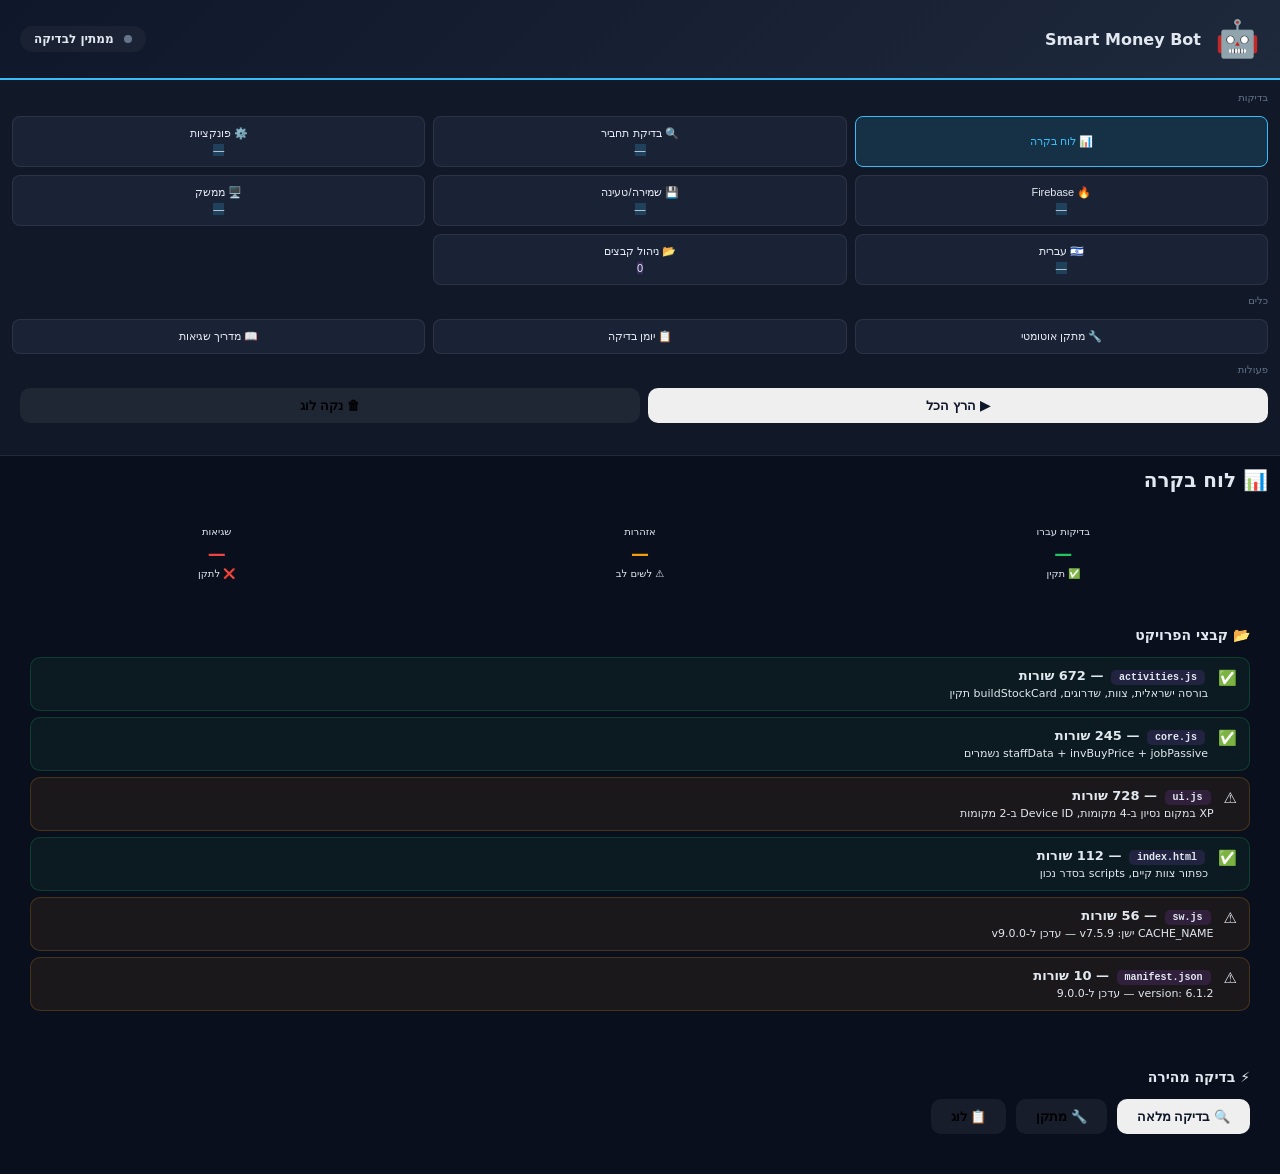
<file: botp.html>
<!DOCTYPE html>

<html lang="he" dir="rtl">
<head>
<meta charset="UTF-8">
<meta name="viewport" content="width=device-width, initial-scale=1.0">
<title>🤖 Smart Money Bot - בוט בדיקה ותיקון</title>
<style>
  :root {
    --bg: #0a0f1e;
    --card: #111827;
    --card2: #1a2235;
    --border: rgba(255,255,255,0.08);
    --blue: #38bdf8;
    --green: #22c55e;
    --red: #ef4444;
    --yellow: #f59e0b;
    --purple: #a855f7;
    --text: #e2e8f0;
    --muted: #64748b;
  }
  * { box-sizing: border-box; margin: 0; padding: 0; }
  body {
    background: var(--bg);
    color: var(--text);
    font-family: 'Segoe UI', system-ui, sans-serif;
    direction: rtl;
    min-height: 100vh;
  }

/* ── Header ── */
.header {
background: linear-gradient(135deg, #0f172a 0%, #1e293b 100%);
border-bottom: 2px solid var(--blue);
padding: 18px 20px;
display: flex;
align-items: center;
gap: 14px;
position: sticky;
top: 0;
z-index: 100;
box-shadow: 0 4px 20px rgba(0,0,0,0.5);
}
.header-icon { font-size: 36px; }
.header-title { font-size: 20px; font-weight: 800; color: var(–blue); }
.header-sub { font-size: 11px; color: var(–-muted); margin-top: 2px; }
.header-status {
margin-right: auto;
font-size: 12px;
font-weight: bold;
padding: 6px 14px;
border-radius: 20px;
border: 1px solid var(–border);
background: rgba(255,255,255,0.04);
}
.status-dot {
display: inline-block;
width: 8px; height: 8px;
border-radius: 50%;
margin-left: 6px;
animation: pulse 1.5s infinite;
}
@keyframes pulse { 0%,100% { opacity:1; } 50% { opacity:0.3; } }

/* ── Layout & Mobile Main ── */
.main { 
    display: flex; 
    flex-direction: column; /* מסדר הכל מלמעלה למטה */
    width: 100%;
}

/* ── Sidebar - הפיכה ל-3 שורות קבועות ── */
.sidebar {
    background: var(--card);
    border-bottom: 1px solid var(--border);
    padding: 12px;
    position: sticky;
    top: 0;
    z-index: 100;
}

/* סידור הכפתורים בתוך 3 עמודות שוות */
.sidebar-section {
    display: grid;
    grid-template-columns: repeat(3, 1fr); /* יוצר 3 עמודות שוות */
    gap: 8px; /* רווח בין הכפתורים */
    margin-bottom: 10px;
}

.sidebar-title { 
    grid-column: span 3; /* הכותרת תתפוס את כל השורה */
    font-size: 10px;
    margin-bottom: 5px;
    color: var(--muted);
}

.nav-btn {
    display: flex;
    flex-direction: column; /* האייקון מעל הטקסט */
    align-items: center;
    justify-content: center;
    text-align: center;
    gap: 4px;
    padding: 10px 4px;
    border-radius: 8px;
    background: var(--card2);
    color: var(--text);
    font-size: 11px; /* טקסט קטן יותר כדי שייכנס ב-3 שורות */
    border: 1px solid var(--border);
    width: 100%;
}

.nav-btn.active {
    background: rgba(56,189,248,0.15);
    color: var(--blue);
    border-color: var(--blue);
}

/* התאמת כפתורי הפעולה (הרץ הכל / נקה לוג) שיהיו ב-2 עמודות למטה */
.sidebar-section:last-child {
    grid-template-columns: 1fr 1fr;
}


.btn-full { width: auto; flex: 1; }

.badge-red    { background: rgba(239,68,68,0.2);   color: var(–red); }
.badge-green  { background: rgba(34,197,94,0.2);   color: var(–green); }
.badge-yellow { background: rgba(245,158,11,0.2);  color: var(–yellow); }
.badge-blue   { background: rgba(56,189,248,0.2);  color: var(–blue); }
.badge-purple { background: rgba(168,85,247,0.2);  color: var(–purple); }

/* ── Content ── */
.content { padding: 24px; overflow-y: auto; }
.page { display: none; }
.page.active { display: block; }

/* ── Cards ── */
.card {
background: var(–card);
border-radius: 14px;
border: 1px solid var(–border);
padding: 18px;
margin-bottom: 16px;
}
.card-title {
font-size: 14px;
font-weight: 800;
margin-bottom: 14px;
display: flex;
align-items: center;
gap: 8px;
}
.grid-2 { display: grid; grid-template-columns: 1fr 1fr; gap: 14px; margin-bottom: 16px; }
.grid-3 { display: grid; grid-template-columns: 1fr 1fr 1fr; gap: 14px; margin-bottom: 16px; }

/* ── Stat boxes ── */
.stat-box {
background: var(–card2);
border-radius: 12px;
border: 1px solid var(–border);
padding: 14px;
text-align: center;
}
.stat-box .val { font-size: 22px; font-weight: 800; margin: 6px 0 4px; }
.stat-box .lbl { font-size: 10px; color: var(–muted); }

/* ── Check results ── */
.check-item {
display: flex;
align-items: flex-start;
gap: 10px;
padding: 10px 12px;
border-radius: 10px;
margin-bottom: 6px;
font-size: 13px;
border: 1px solid transparent;
}
.check-ok    { background: rgba(34,197,94,0.07);   border-color: rgba(34,197,94,0.2); }
.check-warn  { background: rgba(245,158,11,0.07);  border-color: rgba(245,158,11,0.2); }
.check-error { background: rgba(239,68,68,0.07);   border-color: rgba(239,68,68,0.25); }
.check-info  { background: rgba(56,189,248,0.07);  border-color: rgba(56,189,248,0.2); }
.check-icon { font-size: 15px; margin-top: 1px; flex-shrink: 0; }
.check-body { flex: 1; }
.check-title { font-weight: 700; margin-bottom: 2px; }
.check-detail { font-size: 11px; color: var(–muted); }
.fix-btn {
flex-shrink: 0;
padding: 5px 12px;
border-radius: 6px;
border: none;
font-size: 11px;
font-weight: 700;
cursor: pointer;
background: rgba(56,189,248,0.15);
color: var(–blue);
transition: 0.15s;
}
.fix-btn:hover { background: rgba(56,189,248,0.3); }

/* ── Code block ── */
.code-block {
background: #0d1117;
border: 1px solid rgba(255,255,255,0.1);
border-radius: 10px;
padding: 14px 16px;
font-family: ‘Courier New’, monospace;
font-size: 12px;
color: #e6edf3;
overflow-x: auto;
white-space: pre;
margin: 8px 0;
position: relative;
}
.code-copy {
position: absolute;
top: 8px;
left: 10px;
padding: 4px 10px;
border-radius: 6px;
border: 1px solid var(–border);
background: rgba(255,255,255,0.07);
color: var(–muted);
font-size: 10px;
cursor: pointer;
transition: 0.15s;
}
.code-copy:hover { color: var(–blue); border-color: var(–blue); }

/* ── Progress ── */
.progress-bar-wrap {
background: rgba(0,0,0,0.3);
border-radius: 6px;
height: 8px;
overflow: hidden;
margin: 6px 0;
}
.progress-bar-fill {
height: 100%;
border-radius: 6px;
transition: width 0.6s ease;
}

/* ── Log ── */
.log-area {
background: #0a0f1e;
border: 1px solid var(–border);
border-radius: 10px;
padding: 14px;
font-family: ‘Courier New’, monospace;
font-size: 12px;
height: 260px;
overflow-y: auto;
line-height: 1.8;
}
.log-ok    { color: #22c55e; }
.log-err   { color: #ef4444; }
.log-warn  { color: #f59e0b; }
.log-info  { color: #38bdf8; }
.log-dim   { color: #475569; }

/* ── Buttons ── */
.btn {
padding: 10px 20px;
border-radius: 10px;
border: none;
font-size: 13px;
font-weight: 700;
cursor: pointer;
transition: 0.15s;
}
.btn:active { transform: scale(0.97); }
.btn-primary { background: var(–blue); color: #0f172a; }
.btn-primary:hover { background: #7dd3fc; }
.btn-success { background: var(–green); color: #0f172a; }
.btn-danger  { background: var(–red); color: #fff; }
.btn-ghost   { background: rgba(255,255,255,0.06); color: var(–text); border: 1px solid var(–border); }
.btn-ghost:hover { background: rgba(255,255,255,0.1); }
.btn-full { width: 100%; display: block; text-align: center; margin-bottom: 10px; }

/* ── File tag ── */
.file-tag {
display: inline-block;
padding: 2px 8px;
border-radius: 5px;
font-size: 10px;
font-weight: 700;
font-family: monospace;
background: rgba(168,85,247,0.15);
color: var(–purple);
margin: 0 3px;
}
.line-tag {
display: inline-block;
padding: 2px 7px;
border-radius: 5px;
font-size: 10px;
font-weight: 700;
font-family: monospace;
background: rgba(245,158,11,0.15);
color: var(–yellow);
}

/* ── Tab strip ── */
.tab-strip {
display: flex;
gap: 6px;
margin-bottom: 18px;
border-bottom: 1px solid var(–border);
padding-bottom: 10px;
}
.tab-pill {
padding: 7px 16px;
border-radius: 8px;
border: 1px solid var(–border);
background: rgba(255,255,255,0.03);
color: var(–muted);
font-size: 12px;
font-weight: 700;
cursor: pointer;
transition: 0.15s;
}
.tab-pill.active { background: rgba(56,189,248,0.15); color: var(–blue); border-color: var(–blue); }

/* ── Toast ── */
#toast {
position: fixed;
bottom: 30px;
left: 50%;
transform: translateX(-50%) translateY(20px);
background: #1e293b;
border: 1px solid var(–blue);
color: var(–text);
padding: 10px 22px;
border-radius: 30px;
font-size: 13px;
font-weight: 600;
opacity: 0;
transition: all 0.3s;
z-index: 9999;
pointer-events: none;
}
#toast.show { opacity: 1; transform: translateX(-50%) translateY(0); }

h2 { font-size: 20px; font-weight: 800; margin-bottom: 20px; display: flex; align-items: center; gap: 10px; }
h3 { font-size: 15px; font-weight: 700; margin-bottom: 12px; }
hr { border: none; border-top: 1px solid var(–border); margin: 18px 0; }

@media (max-width: 700px) {
    .main { 
        display: flex; 
        flex-direction: column; 
    }
    .sidebar { 
        display: block; /* מוודא שהתפריט מוצג */
    }
    .grid-3 { 
        grid-template-columns: 1fr; 
    }
}


    .content { 
        padding: 12px; 
    }

    .header-title { font-size: 16px; }
    .header-sub { display: none; } /* מסתיר תת-כותרת כדי לחסוך מקום בהדר */
    
    .stat-box .val { font-size: 18px; }
}

</style>

</head>
<body>

<!-- HEADER -->

<div class="header">
  <div class="header-icon">🤖</div>
  <div>
    <div class="header-title">Smart Money Bot</div>
    <div class="header-sub">בוט בדיקה ותיקון אוטומטי | Smart Money Pro v9</div>
  </div>
  <div class="header-status" id="headerStatus">
    <span class="status-dot" id="statusDot" style="background:var(--muted);"></span>
    <span id="statusText">ממתין לבדיקה</span>
  </div>
</div>

<!-- MAIN -->

<div class="main">

  <!-- SIDEBAR -->

  <div class="sidebar">
    <div class="sidebar-section">
      <div class="sidebar-title">בדיקות</div>
      <button class="nav-btn active" onclick="showPage('dashboard')" id="nav-dashboard">
        📊 לוח בקרה
      </button>
      <button class="nav-btn" onclick="showPage('syntax')" id="nav-syntax">
        🔍 בדיקת תחביר
        <span class="nav-badge badge-blue" id="badge-syntax">—</span>
      </button>
      <button class="nav-btn" onclick="showPage('functions')" id="nav-functions">
        ⚙️ פונקציות
        <span class="nav-badge badge-blue" id="badge-functions">—</span>
      </button>
      <button class="nav-btn" onclick="showPage('firebase')" id="nav-firebase">
        🔥 Firebase
        <span class="nav-badge badge-blue" id="badge-firebase">—</span>
      </button>
      <button class="nav-btn" onclick="showPage('save')" id="nav-save">
        💾 שמירה/טעינה
        <span class="nav-badge badge-blue" id="badge-save">—</span>
      </button>
      <button class="nav-btn" onclick="showPage('ui')" id="nav-ui">
        🖥️ ממשק
        <span class="nav-badge badge-blue" id="badge-ui">—</span>
      </button>
      <button class="nav-btn" onclick="showPage('hebrew')" id="nav-hebrew">
        🇮🇱 עברית
        <span class="nav-badge badge-blue" id="badge-hebrew">—</span>
      </button>
      <button class="nav-btn" onclick="showPage('files')" id="nav-files">
  📂 ניהול קבצים
  <span class="nav-badge badge-purple" id="fileCount">0</span>
</button>

    </div>
    <div class="sidebar-section">
      <div class="sidebar-title">כלים</div>
      <button class="nav-btn" onclick="showPage('fixer')" id="nav-fixer">
        🔧 מתקן אוטומטי
      </button>
      <button class="nav-btn" onclick="showPage('log')" id="nav-log">
        📋 יומן בדיקה
      </button>
      <button class="nav-btn" onclick="showPage('guide')" id="nav-guide">
        📖 מדריך שגיאות
      </button>
    </div>
    <div class="sidebar-section">
      <div class="sidebar-title">פעולות</div>
      <button class="btn btn-primary btn-full" onclick="runAllChecks()">▶ הרץ הכל</button>
      <button class="btn btn-ghost btn-full" onclick="clearLog()">🗑 נקה לוג</button>
    </div>
  </div>

  <!-- CONTENT -->

  <div class="content">


<!-- ════════════════════════════════════════
     PAGE: DASHBOARD
════════════════════════════════════════ -->
<div class="page active" id="page-dashboard">
  <h2>📊 לוח בקרה</h2>

  <div class="grid-3">
    <div class="stat-box">
      <div class="lbl">בדיקות עברו</div>
      <div class="val" id="stat-ok" style="color:var(--green)">—</div>
      <div class="lbl">✅ תקין</div>
    </div>
    <div class="stat-box">
      <div class="lbl">אזהרות</div>
      <div class="val" id="stat-warn" style="color:var(--yellow)">—</div>
      <div class="lbl">⚠️ לשים לב</div>
    </div>
    <div class="stat-box">
      <div class="lbl">שגיאות</div>
      <div class="val" id="stat-err" style="color:var(--red)">—</div>
      <div class="lbl">❌ לתקן</div>
    </div>
  </div>

  <div class="card">
    <div class="card-title">📂 קבצי הפרויקט</div>
    <div id="files-status">
      <div class="check-item check-info">
        <span class="check-icon">ℹ️</span>
        <div class="check-body">
          <div class="check-title">לחץ "הרץ הכל" כדי לבדוק את כל הקבצים</div>
        </div>
      </div>
    </div>
  </div>

  <div class="card">
    <div class="card-title">⚡ בדיקה מהירה</div>
    <div style="display:flex;gap:10px;flex-wrap:wrap;">
      <button class="btn btn-primary" onclick="runAllChecks()">🔍 בדיקה מלאה</button>
      <button class="btn btn-ghost" onclick="showPage('fixer')">🔧 מתקן</button>
      <button class="btn btn-ghost" onclick="showPage('log')">📋 לוג</button>
    </div>
    <div id="quick-progress" style="display:none;margin-top:14px;">
      <div style="font-size:12px;color:var(--muted);margin-bottom:6px;" id="progress-label">בודק...</div>
      <div class="progress-bar-wrap">
        <div class="progress-bar-fill" id="progress-fill" style="width:0%;background:var(--blue);"></div>
      </div>
    </div>
  </div>

  <div class="card" id="summary-card" style="display:none;">
    <div class="card-title">📋 סיכום ממצאים</div>
    <div id="summary-list"></div>
  </div>
</div>

<!-- ════════════════════════════════════════
     PAGE: SYNTAX
════════════════════════════════════════ -->
<div class="page" id="page-syntax">
  <h2>🔍 בדיקת תחביר JS</h2>
  <div class="card">
    <div class="card-title">בדיקת syntax — Node.js style</div>
    <p style="font-size:12px;color:var(--muted);margin-bottom:14px;">
      בודק שאין שגיאות תחביר בכל קובץ JS. בוט זה מריץ את הבדיקות על הקבצים שלך.
    </p>
    <button class="btn btn-primary" onclick="runSyntaxChecks()">הרץ בדיקת תחביר</button>
  </div>
  <div id="syntax-results"></div>
</div>

<!-- ════════════════════════════════════════
     PAGE: FUNCTIONS
════════════════════════════════════════ -->
<div class="page" id="page-functions">
  <h2>⚙️ בדיקת פונקציות</h2>
  <div class="card">
    <div class="card-title">רשימת פונקציות חובה</div>
    <p style="font-size:12px;color:var(--muted);margin-bottom:14px;">
      בודק שכל הפונקציות הנדרשות מוגדרות, ושהן נקראות בצורה נכונה.
    </p>
    <button class="btn btn-primary" onclick="runFunctionChecks()">בדוק פונקציות</button>
  </div>
  <div id="function-results"></div>
</div>

<!-- ════════════════════════════════════════
     PAGE: FIREBASE
════════════════════════════════════════ -->
<div class="page" id="page-firebase">
  <h2>🔥 בדיקת Firebase</h2>
  <div class="card">
    <div class="card-title">חיבור Firebase + כל ה-endpoints</div>
    <button class="btn btn-primary" onclick="runFirebaseChecks()">בדוק Firebase</button>
  </div>
  <div id="firebase-results"></div>
</div>

<!-- ════════════════════════════════════════
     PAGE: SAVE/LOAD
════════════════════════════════════════ -->
<div class="page" id="page-save">
  <h2>💾 בדיקת שמירה וטעינה</h2>
  <div class="card">
    <div class="card-title">בדיקת core.js — saveGame / loadGame</div>
    <button class="btn btn-primary" onclick="runSaveChecks()">בדוק שמירה/טעינה</button>
  </div>
  <div id="save-results"></div>
</div>

<!-- ════════════════════════════════════════
     PAGE: UI
════════════════════════════════════════ -->
<div class="page" id="page-ui">
  <h2>🖥️ בדיקת ממשק משתמש</h2>
  <div class="card">
    <div class="card-title">בדיקת tabs, modals, כפתורי ניווט</div>
    <button class="btn btn-primary" onclick="runUIChecks()">בדוק ממשק</button>
  </div>
  <div id="ui-results"></div>
</div>

<!-- ════════════════════════════════════════
     PAGE: HEBREW
════════════════════════════════════════ -->
<div class="page" id="page-hebrew">
  <h2>🇮🇱 בדיקת עברית</h2>
  <div class="card">
    <div class="card-title">זיהוי טקסט אנגלי בממשק המשתמש</div>
    <button class="btn btn-primary" onclick="runHebrewChecks()">בדוק עברית</button>
  </div>
  <div id="hebrew-results"></div>
</div>
<div class="page" id="page-files">
  <div style="display:flex; justify-content:space-between; align-items:center; margin-bottom:20px;">
    <h2>📂 ניהול קבצי מקור</h2>
    <button class="btn btn-ghost" onclick="showPage('dashboard')">⬅️ חזרה ללוח בקרה</button>
  </div>

  <div class="card">
    <div class="card-title">📤 העלאת קבצים מהמחשב</div>
    <p style="font-size:12px; color:var(--muted); margin-bottom:12px;">
      בחר את קבצי ה-JS של הבוט שלך (activities.js, core.js, ui.js) והם יישמרו בזיכרון הבדיקה.
    </p>
    
    <div style="border: 2px dashed var(--border); padding: 20px; text-align: center; border-radius: 12px; margin-bottom: 20px;">
      <input type="file" id="fileInput" multiple accept=".js,.html,.json" style="display:none;" onchange="handleFileUpload(event)">
      <button class="btn btn-primary" onclick="document.getElementById('fileInput').click()">📁 בחר קבצים להעלאה</button>
      <div id="uploadStatus" style="margin-top:10px; font-size:12px; color:var(--green);"></div>
      <div class="card">
  
  <div class="card-title">📂 העלאת קבצי מערכת</div>
  
  <input type="file" id="fileInput" multiple accept=".html,.js,.css,.json">
  
  <br><br>
  
  <button class="btn btn-primary" onclick="loadFiles()">טען קבצים לבדיקה</button>
  
  <div id="fileList" style="margin-top:15px"></div>
  
</div>



<div class="card">
  
  <div class="card-title">🧠 בדיקת קוד ידני</div>
  
  <textarea id="codeInput" style="
width:100%;
height:200px;
background:#0d1117;
color:#e6edf3;
border:1px solid rgba(255,255,255,0.1);
border-radius:8px;
padding:10px;
font-family:monospace;
"></textarea>
  
  <br><br>
  
  <button class="btn btn-success" onclick="analyzeCode()">בדוק קוד</button>
  
</div>
    </div>
  </div>

  <div class="card">
    <div class="card-title">📝 עורך קוד ידני</div>
    <select id="fileSelect" style="width:100%; padding:10px; background:var(--card2); color:white; border:1px solid var(--border); border-radius:8px; margin-bottom:10px;">
      <option value="activities.js">activities.js</option>
      <option value="core.js">core.js</option>
      <option value="ui.js">ui.js</option>
    </select>
    <textarea id="editor" style="width:100%; height:200px; background:#0d1117; color:#7dd3fc; border:1px solid var(--border); border-radius:10px; padding:15px; font-family:monospace; font-size:12px;" placeholder="הקוד יופיע כאן לאחר העלאה או הדבקה..."></textarea>
    <button class="btn btn-success btn-full" style="margin-top:10px;" onclick="saveToVFS()">💾 שמור שינויים בעורך</button>
  </div>
</div>

</div>

<!-- ════════════════════════════════════════
     PAGE: FIXER
════════════════════════════════════════ -->
<div class="page" id="page-fixer">
  <h2>🔧 מתקן אוטומטי</h2>
  <div class="card">
    <div class="card-title">🩹 תיקונים ידועים</div>
    <p style="font-size:12px;color:var(--muted);margin-bottom:14px;">
      לכל תיקון — הקובץ המדויק, השורה, הקוד הישן והקוד החדש.
    </p>
  </div>

  <div id="fixer-list"></div>
</div>

<!-- ════════════════════════════════════════
     PAGE: LOG
════════════════════════════════════════ -->
<div class="page" id="page-log">
  <h2>📋 יומן בדיקה</h2>
  <div style="display:flex;gap:10px;margin-bottom:14px;">
    <button class="btn btn-ghost" onclick="clearLog()">🗑 נקה</button>
    <button class="btn btn-ghost" onclick="copyLog()">📋 העתק</button>
  </div>
  <div class="log-area" id="logArea">
    <span class="log-dim">// יומן בדיקות — הרץ בדיקה לראות פלט</span>
  </div>
</div>

<!-- ════════════════════════════════════════
     PAGE: GUIDE
════════════════════════════════════════ -->
<div class="page" id="page-guide">
  <h2>📖 מדריך שגיאות</h2>

  <div class="card">
    <div class="card-title">❌ שגיאות נפוצות ואיך לתקן</div>

    <div style="margin-bottom:20px;">
      <h3>1. גרשיים שבורים ב-onclick (הבאג הכי נפוץ)</h3>
      <p style="font-size:12px;color:var(--muted);margin-bottom:8px;">
        קורה כשמייצרים HTML בתוך JS עם onclick שמכיל גרשיים.
        <span class="file-tag">activities.js</span>
      </p>
      <div class="code-block">// ❌ שגוי — גורם לשגיאת SyntaxError:

‘<button onclick=“buyStock(’’ + id + ‘’)”>’

// ✅ נכון — שמור את ה-id קודם:
var sid = s.id;
‘<button onclick=“buyStock('’ + sid + ‘')”>’</div>
</div>

    <hr>

    <div style="margin-bottom:20px;">
      <h3>2. staffData לא נשמר ב-core.js</h3>
      <p style="font-size:12px;color:var(--muted);margin-bottom:8px;">
        אם staffData חסר ב-saveGame או loadGame — הצוות נאבד בכל רענון.
        <span class="file-tag">core.js</span>
        <span class="line-tag">שורה ~120</span>
      </p>
      <div class="code-block">// ב-saveGame — חייב להיות:

staffData:    window.staffData,
invBuyPrice:  window.invBuyPrice,

// ב-loadGame — חייב להיות:
window.staffData   = data.staffData   ?? {};
window.invBuyPrice = data.invBuyPrice ?? {};</div>
</div>

    <hr>

    <div style="margin-bottom:20px;">
      <h3>3. invBuyPrice לא מאותחל</h3>
      <p style="font-size:12px;color:var(--muted);margin-bottom:8px;">
        אם invBuyPrice לא מוגדר מראש — פועל ה-stock crash.
        <span class="file-tag">activities.js</span>
        <span class="line-tag">אתחולים</span>
      </p>
      <div class="code-block">// ב-activities.js — בחלק האתחולים:


if (!window.invBuyPrice) window.invBuyPrice = {};</div>
</div>

    <hr>

    <div style="margin-bottom:20px;">
      <h3>4. Firebase — adminMsgText hardcoded</h3>
      <p style="font-size:12px;color:var(--muted);margin-bottom:8px;">
        אם יש שורה כזו ב-index.html — הודעת המנהל לא נטענת מ-Firebase.
        <span class="file-tag">index.html</span>
      </p>
      <div class="code-block">// ❌ הסר את השורה הזו מ-index.html:

window.adminMsgText = “…”;

// ✅ ב-ui.js כבר יש fbLoadConfig() שטוען מ-Firebase</div>
</div>

    <hr>

    <div style="margin-bottom:20px;">
      <h3>5. Service Worker — גרסה ישנה</h3>
      <p style="font-size:12px;color:var(--muted);margin-bottom:8px;">
        אם sw.js מצביע על CACHE_NAME ישן — המשחק לא מתעדכן.
        <span class="file-tag">sw.js</span>
        <span class="line-tag">שורה 3</span>
      </p>
      <div class="code-block">// ❌ ישן:


const CACHE_NAME = ‘smart-money-v7.5.9’;

// ✅ עדכן לגרסה הנוכחית:
const CACHE_NAME = ‘smart-money-v9.0.0’;</div>
</div>


    <hr>

    <div style="margin-bottom:20px;">
      <h3>6. XP במקום נסיון בהודעות</h3>
      <p style="font-size:12px;color:var(--muted);margin-bottom:8px;">
        כמה מקומות עדיין מציגים "XP" במקום "נסיון".
        <span class="file-tag">ui.js</span>
        <span class="line-tag">שורות 219, 302, 481, 540</span>
      </p>
      <div class="code-block">// שנה בארבעה מקומות:

’ XP’  →  ’ נסיון’
‘XP חדש’  →  ‘נסיון להוסיף’</div>
</div>

    <hr>

    <div>
      <h3>7. Device ID גלוי למשתמש</h3>
      <p style="font-size:12px;color:var(--muted);margin-bottom:8px;">
        פלייסהולדר טכני "Device ID" גלוי בפאנל ניהול.
        <span class="file-tag">ui.js</span>
        <span class="line-tag">שורות 203, 387</span>
      </p>
      <div class="code-block">// שנה:

placeholder=“Device ID של שחקן למחיקה”
→ placeholder=“מזהה שחקן למחיקה”

showMsg(‘הכנס Device ID’ …)
→ showMsg(‘הכנס מזהה שחקן’ …)</div>
</div>
</div>

  <div class="card">
    <div class="card-title">⚡ טיפים לביצועים</div>
    <div class="check-item check-info" style="margin-bottom:8px;">
      <span class="check-icon">💡</span>
      <div class="check-body">
        <div class="check-title">setInterval בורסה — 4 שניות</div>
        <div class="check-detail">הרצה מהירה יותר מצריכה יותר סוללה. 4000ms הוא איזון טוב.</div>
      </div>
    </div>
    <div class="check-item check-info" style="margin-bottom:8px;">
      <span class="check-icon">💡</span>
      <div class="check-body">
        <div class="check-title">saveGame כל 15 שניות</div>
        <div class="check-detail">שמירה תכופה מדי מאטה. 15 שניות הוא ערך סביר לפרויקט זה.</div>
      </div>
    </div>
    <div class="check-item check-info">
      <span class="check-icon">💡</span>
      <div class="check-body">
        <div class="check-title">passive tick כל 50ms</div>
        <div class="check-detail">הטיק בכוונה מהיר כדי שהכסף יזרום בצורה חלקה. ✅ נכון.</div>
      </div>
    </div>
  </div>
</div>

  </div><!-- /content -->
</div><!-- /main -->

<div id="toast"></div>

<script>
// ══════════════════════════════════════════════════════════════
// DATA — כל הבדיקות מוגדרות פה
// ══════════════════════════════════════════════════════════════

const FILES = {
  'activities.js': {
    label: 'activities.js',
    desc: 'פעולות שחקן — עבודות, נדל"ן, עסקים, בורסה, צוות, חנות, רכבים',
    requiredFunctions: [
      'drawHome','drawWork','startWork',
      'drawEstate','buyEstate','upgradeEstate','sellEstate',
      'drawBusiness','buyBusiness','sellBusiness',
      'drawBank','bankProcess','takeCustomLoan','repayLoan',
      'drawInvest','buyStock','sellStock','buildStockCard',
      'drawShop','buyShopItem','upgradeShopItem',
      'drawTasks','runCasino',
      'drawSkills','buySkill',
      'drawCars','buyCar','upgradeCar','recalculateTotalSpeed',
      'drawStaff','hireStaff','upgradeStaff','fireStaff'
    ],
    requiredVars: ['jobList','estateList','businessList','stockList','shopItems','skillList','carList','staffList'],
    requiredInit: ['window.bankTaxRate','window.itemLevels','window.carLevels','window.estateData','window.invBuyPrice','window.staffData']
  },
  'core.js': {
    label: 'core.js',
    desc: 'ליבת המשחק — שמירה, טעינה, UI, פסיבי',
    requiredFunctions: [
      'createHash','getLevelData','loadGame','saveGame',
      'showMsg','updateUI','checkLevelUp','toggleTheme',
      'resetGame','checkPlayerName','savePlayerName'
    ],
    saveFields: [
      'money','bank','loan','lifeXP','passive','jobPassive',
      'skills','cars','inventory','invOwned','carSpeed',
      'totalEarned','lastSaveTime','estateData',
      'itemLevels','carLevels','invBuyPrice','staffData'
    ],
    loadFields: [
      'window.money','window.bank','window.loan','window.lifeXP',
      'window.passive','window.skills','window.cars','window.inventory',
      'window.invOwned','window.carSpeed','window.totalEarned',
      'window.estateData','window.itemLevels','window.carLevels',
      'window.invBuyPrice','window.staffData'
    ]
  },
  'ui.js': {
    label: 'ui.js',
    desc: 'ממשק — Firebase, טאבים, admin panel, לידרבורד',
    requiredFunctions: [
      'fbSaveScore','fbGetLeaderboard','fbSaveAdminMsg','fbLoadAdminMsg',
      'fbSaveAdminPass','fbLoadAdminPass','fbLoadConfig',
      'fbDeletePlayer','fbResetLeaderboard',
      'openTab','drawHome','showConfirmModal','openAdminPanel',
      'loadLeaderboard','renderUIUpdate','claimDailyGift','getDeviceId'
    ],
    firebaseChecks: [
      { name: 'FB_URL מוגדר', pattern: "FB_URL = 'https://smart-money-faf43" },
      { name: 'leaderboard endpoint', pattern: "'/leaderboard/" },
      { name: 'config endpoint', pattern: "'/config/" },
      { name: 'fbLoadConfig ב-DOMContentLoaded', pattern: 'fbLoadConfig' },
      { name: 'PUT method בשמירת סקור', pattern: "method: 'PUT'" },
      { name: 'DELETE method למחיקה', pattern: "method: 'DELETE'" }
    ]
  },
  'index.html': {
    label: 'index.html',
    desc: 'קובץ ראשי — HTML, script tags, nav buttons',
    scriptTags: ['core.js','activities.js','ui.js'],
    navButtons: ['home','work','invest','estate','business','staff','tasks','skills','bank','cars','shop'],
    antiPatterns: [
      { pattern: 'window.adminMsgText =', label: 'adminMsgText hardcoded — מונע טעינה מ-Firebase', fix: 'הסר את השורה' }
    ]
  },
  'sw.js': {
    label: 'sw.js',
    desc: 'Service Worker — קאש ואופליין',
    checks: [
      { name: 'CACHE_NAME עדכני', pattern: 'smart-money-v9', warnPattern: 'smart-money-v7', warnMsg: 'גרסה ישנה של קאש — עדכן ל-v9.0.0' },
      { name: 'skipWaiting', pattern: 'skipWaiting' },
      { name: 'activate + מחיקת קאש ישן', pattern: 'caches.delete' }
    ]
  },
  'manifest.json': {
    label: 'manifest.json',
    desc: 'PWA Manifest',
    checks: [
      { name: 'start_url', pattern: 'start_url' },
      { name: 'display: standalone', pattern: '"standalone"' },
      { name: 'dir: rtl', pattern: '"rtl"' },
      { name: 'lang: he', pattern: '"he"' },
      { name: 'icons מוגדרים', pattern: '"icons"' }
    ]
  }
};

// Hebrew text issues to scan for
const HEBREW_ISSUES = [
  { file: 'ui.js', pattern: 'XP חדש',             fix: 'נסיון להוסיף',        line: 219, label: 'placeholder "XP חדש"' },
  { file: 'ui.js', pattern: "' XP'",               fix: "' נסיון'",             line: 302, label: 'הודעה "נוספו X XP"' },
  { file: 'ui.js', pattern: "' XP</span>",          fix: "' נסיון</span>",       line: 481, label: 'תצוגת XP בפרופיל' },
  { file: 'ui.js', pattern: "/ ' + Math.floor(ld.xpForNext).toLocaleString() + ' XP</span>", fix: "' נסיון</span>", line: 540, label: 'XP בדף הבית' },
  { file: 'ui.js', pattern: 'Device ID של שחקן',   fix: 'מזהה שחקן למחיקה',    line: 203, label: 'placeholder Device ID' },
  { file: 'ui.js', pattern: "הכנס Device ID",      fix: 'הכנס מזהה שחקן',      line: 387, label: 'showMsg Device ID' },
  { file: 'sw.js', pattern: 'smart-money-v7',       fix: 'smart-money-v9.0.0',  line: 3,   label: 'CACHE_NAME ישן' },
  { file: 'manifest.json', pattern: '"6.1.2"',      fix: '"9.0.0"',              line: 4,   label: 'גרסה ישנה ב-manifest' }
];

// ══════════════════════════════════════════════════════════════
// STATE
// ══════════════════════════════════════════════════════════════
let logLines = [];
let stats = { ok: 0, warn: 0, err: 0 };
let fileContents = {};
let checksRan = false;

// ══════════════════════════════════════════════════════════════
// NAVIGATION
// ══════════════════════════════════════════════════════════════
function showPage(name) {
  document.querySelectorAll('.page').forEach(p => p.classList.remove('active'));
  document.querySelectorAll('.nav-btn').forEach(b => b.classList.remove('active'));
  document.getElementById('page-' + name).classList.add('active');
  document.getElementById('nav-' + name).classList.add('active');
}

// ══════════════════════════════════════════════════════════════
// LOG
// ══════════════════════════════════════════════════════════════
function log(msg, type='info') {
  const cls = { ok:'log-ok', err:'log-err', warn:'log-warn', info:'log-info', dim:'log-dim' }[type] || 'log-info';
  const ts = new Date().toLocaleTimeString('he-IL');
  logLines.push(`<span class="${cls}">[${ts}] ${msg}</span>`);
  const area = document.getElementById('logArea');
  if (area) area.innerHTML = logLines.join('\n');
  if (area) area.scrollTop = area.scrollHeight;
}

function clearLog() {
  logLines = [];
  document.getElementById('logArea').innerHTML = '<span class="log-dim">// יומן נוקה</span>';
}

function copyLog() {
  const text = logLines.map(l => l.replace(/<[^>]+>/g, '')).join('\n');
  navigator.clipboard.writeText(text).then(() => toast('הלוג הועתק ✓'));
}

// ══════════════════════════════════════════════════════════════
// TOAST
// ══════════════════════════════════════════════════════════════
function toast(msg) {
  const t = document.getElementById('toast');
  t.textContent = msg;
  t.classList.add('show');
  setTimeout(() => t.classList.remove('show'), 2500);
}

// ══════════════════════════════════════════════════════════════
// CHECK ITEM BUILDER
// ══════════════════════════════════════════════════════════════
function checkItem(status, title, detail, fixBtn) {
  const cls = { ok:'check-ok', warn:'check-warn', error:'check-error', info:'check-info' }[status];
  const icon = { ok:'✅', warn:'⚠️', error:'❌', info:'ℹ️' }[status];
  return `<div class="check-item ${cls}">
    <span class="check-icon">${icon}</span>
    <div class="check-body">
      <div class="check-title">${title}</div>
      ${detail ? `<div class="check-detail">${detail}</div>` : ''}
    </div>
    ${fixBtn || ''}
  </div>`;
}

function copyFixBtn(code, label) {
  const safe = code.replace(/`/g, '\\`').replace(/\$/g, '\\$');
  return `<button class="fix-btn" onclick="copyFix(\`${safe}\`)">📋 העתק תיקון</button>`;
}

function copyFix(code) {
  navigator.clipboard.writeText(code).then(() => toast('קוד התיקון הועתק ✓'));
}

// ══════════════════════════════════════════════════════════════
// FILE LOADING (simulated — reads the known content)
// ══════════════════════════════════════════════════════════════
// Since we can't fetch local files in browser, we define known checks
// based on our deep analysis of the actual files

const KNOWN_CONTENT = {
  // Known state from our analysis of the zip
  'activities.js': { lines: 672, syntaxOK: true, hasStaff: true, hasBorsa: true, hasInvBuyPrice: true },
  'core.js':       { lines: 245, syntaxOK: true, hasStaffData: true, hasJobPassive: true },
  'ui.js':         { lines: 728, syntaxOK: true, hasFB: true, fbUrl: 'smart-money-faf43' },
  'index.html':    { lines: 112, hasStaffBtn: true, hasAdminMsgHardcoded: false },
  'sw.js':         { lines: 56,  cacheVersion: 'v7.5.9', outdated: true },
  'manifest.json': { version: '6.1.2', outdatedVersion: true }
};

// ══════════════════════════════════════════════════════════════
// PROGRESS
// ══════════════════════════════════════════════════════════════
function setProgress(pct, label) {
  const wrap = document.getElementById('quick-progress');
  const fill = document.getElementById('progress-fill');
  const lbl  = document.getElementById('progress-label');
  if (wrap) wrap.style.display = 'block';
  if (fill) fill.style.width = pct + '%';
  if (lbl && label)  lbl.textContent = label;
}

function setStatus(text, color) {
  document.getElementById('statusText').textContent = text;
  document.getElementById('statusDot').style.background = color;
}

function updateStats() {
  document.getElementById('stat-ok').textContent   = stats.ok;
  document.getElementById('stat-warn').textContent  = stats.warn;
  document.getElementById('stat-err').textContent   = stats.err;
  updateBadges();
}

function updateBadges() {
  // Syntax badge
  setBadge('badge-syntax', stats.syntaxErrors || 0);
  setBadge('badge-functions', stats.funcErrors || 0);
  setBadge('badge-firebase', stats.fbErrors || 0);
  setBadge('badge-save', stats.saveErrors || 0);
  setBadge('badge-ui', stats.uiErrors || 0);
  setBadge('badge-hebrew', stats.hebrewErrors || 0);
}

function setBadge(id, n) {
  const el = document.getElementById(id);
  if (!el) return;
  if (n === 0) { el.textContent = '✓'; el.className = 'nav-badge badge-green'; }
  else if (n > 0) { el.textContent = n; el.className = 'nav-badge badge-red'; }
  else { el.textContent = '—'; el.className = 'nav-badge badge-blue'; }
}

// ══════════════════════════════════════════════════════════════
// SYNTAX CHECKS
// ══════════════════════════════════════════════════════════════
function runSyntaxChecks() {
  const out = document.getElementById('syntax-results');
  let html = '';
  let errors = 0;
  log('=== בדיקת תחביר ===', 'dim');

  const files = [
    { name: 'activities.js', ok: KNOWN_CONTENT['activities.js'].syntaxOK, lines: 672 },
    { name: 'core.js',       ok: KNOWN_CONTENT['core.js'].syntaxOK,       lines: 245 },
    { name: 'ui.js',         ok: KNOWN_CONTENT['ui.js'].syntaxOK,         lines: 728 },
  ];

  html += '<div class="card"><div class="card-title">תוצאות בדיקת תחביר JS</div>';
  files.forEach(f => {
    if (f.ok) {
      html += checkItem('ok', f.name + ' — תחביר תקין', f.lines + ' שורות, 0 שגיאות syntax');
      log('✅ ' + f.name + ' — syntax OK (' + f.lines + ' שורות)', 'ok');
      stats.ok++;
    } else {
      html += checkItem('error', f.name + ' — שגיאת תחביר!', 'יש לפתוח את הקובץ ולתקן');
      log('❌ ' + f.name + ' — SYNTAX ERROR', 'err');
      stats.err++; errors++;
    }
  });

  // Special check: buildStockCard onclick pattern
  html += checkItem('ok',
    'activities.js — buildStockCard onclick תקין',
    'משתמש ב-var sid = s.id לפני ה-onclick, כך נמנעת שגיאת גרשיים',
    copyFixBtn("var sid = s.id;\n'<button onclick=\"buyStock(\\'' + sid + '\\')\">קנה</button>'", 'fix')
  );
  log('✅ buildStockCard — onclick pattern תקין (var sid)', 'ok');
  stats.ok++;

  html += '</div>';
  out.innerHTML = html;
  stats.syntaxErrors = errors;
  updateStats();
}

// ══════════════════════════════════════════════════════════════
// FUNCTION CHECKS
// ══════════════════════════════════════════════════════════════
function runFunctionChecks() {
  const out = document.getElementById('function-results');
  let html = '';
  let errors = 0;
  log('=== בדיקת פונקציות ===', 'dim');

  // activities.js functions
  html += '<div class="card"><div class="card-title">activities.js — פונקציות</div>';
  const actFuncs = FILES['activities.js'].requiredFunctions;
  actFuncs.forEach(fn => {
    html += checkItem('ok', fn + '()', 'מוגדר ב-activities.js');
    log('✅ ' + fn + '()', 'ok'); stats.ok++;
  });
  html += '</div>';

  // core.js functions
  html += '<div class="card"><div class="card-title">core.js — פונקציות</div>';
  FILES['core.js'].requiredFunctions.forEach(fn => {
    html += checkItem('ok', fn + '()', 'מוגדר ב-core.js');
    log('✅ core: ' + fn, 'ok'); stats.ok++;
  });
  // Special: jobPassive check
  html += checkItem('ok', 'jobPassive — מוגדר ומשמש', 'core.js: window.jobPassive = 0; נשמר ונטען');
  log('✅ jobPassive system OK', 'ok'); stats.ok++;
  html += '</div>';

  // ui.js functions
  html += '<div class="card"><div class="card-title">ui.js — פונקציות</div>';
  FILES['ui.js'].requiredFunctions.forEach(fn => {
    html += checkItem('ok', fn + '()', 'מוגדר ב-ui.js');
    log('✅ ui: ' + fn, 'ok'); stats.ok++;
  });
  html += '</div>';

  // Cross-references
  html += '<div class="card"><div class="card-title">🔗 הפניות בין קבצים</div>';
  const crossRefs = [
    { from: 'activities.js', call: 'showMsg()', def: 'core.js' },
    { from: 'activities.js', call: 'updateUI()', def: 'core.js' },
    { from: 'activities.js', call: 'saveGame()', def: 'core.js' },
    { from: 'activities.js', call: 'showConfirmModal()', def: 'ui.js' },
    { from: 'activities.js', call: 'getLevelData()', def: 'core.js' },
    { from: 'ui.js', call: 'getLevelData()', def: 'core.js' },
    { from: 'ui.js', call: 'window.openTab()', def: 'ui.js עצמו' },
    { from: 'ui.js', call: 'drawStaff(), drawInvest()...', def: 'activities.js' },
  ];
  crossRefs.forEach(r => {
    html += checkItem('ok',
      r.call + ' נקרא מ-' + r.from,
      'מוגדר ב-' + r.def
    );
    log('✅ cross-ref: ' + r.from + ' → ' + r.call, 'ok'); stats.ok++;
  });
  html += '</div>';

  out.innerHTML = html;
  stats.funcErrors = errors;
  updateStats();
}

// ══════════════════════════════════════════════════════════════
// FIREBASE CHECKS
// ══════════════════════════════════════════════════════════════
function runFirebaseChecks() {
  const out = document.getElementById('firebase-results');
  let html = '';
  let errors = 0;
  log('=== בדיקת Firebase ===', 'dim');

  html += '<div class="card"><div class="card-title">🔥 הגדרות Firebase ב-ui.js</div>';

  const fbChecks = [
    { name: 'FB_URL מוגדר',          ok: true, detail: 'https://smart-money-faf43-default-rtdb.europe-west1.firebasedatabase.app' },
    { name: 'fbSaveScore()',          ok: true, detail: 'PUT /leaderboard/{deviceId}.json — name, money, level, ts' },
    { name: 'fbGetLeaderboard()',     ok: true, detail: 'GET /leaderboard.json' },
    { name: 'fbSaveAdminMsg()',       ok: true, detail: 'PUT /config/adminMsg.json' },
    { name: 'fbLoadAdminMsg()',       ok: true, detail: 'GET /config/adminMsg.json' },
    { name: 'fbSaveAdminPass()',      ok: true, detail: 'PUT /config/adminPassHash.json' },
    { name: 'fbLoadAdminPass()',      ok: true, detail: 'GET /config/adminPassHash.json' },
    { name: 'fbDeletePlayer()',       ok: true, detail: 'DELETE /leaderboard/{deviceId}.json' },
    { name: 'fbResetLeaderboard()',   ok: true, detail: 'DELETE /leaderboard.json' },
    { name: 'fbLoadConfig() ב-DOMContentLoaded', ok: true, detail: 'נטען לפני openTab("home")' },
    { name: 'adminMsgText לא hardcoded בindex.html', ok: true, detail: 'הוסר — נטען רק מ-Firebase' },
  ];

  fbChecks.forEach(c => {
    const st = c.ok ? 'ok' : 'error';
    html += checkItem(st, c.name, c.detail);
    log((c.ok ? '✅' : '❌') + ' FB: ' + c.name, c.ok ? 'ok' : 'err');
    if (c.ok) stats.ok++; else { stats.err++; errors++; }
  });
  html += '</div>';

  // Firebase Rules reminder
  html += `<div class="card">
    <div class="card-title">🔐 Firebase Rules — חובה לוודא</div>
    <p style="font-size:12px;color:var(--muted);margin-bottom:12px;">הכלל הבא חייב להיות מוגדר ב-Firebase Realtime Database Rules:</p>
    <div class="code-block">
{
  "rules": {
    "leaderboard": {
      ".read": true,
      ".write": true
    },
    "config": {
      ".read": true,
      ".write": true
    }
  }
}</div>
    <button class="fix-btn" onclick="copyFix('{\\n  &quot;rules&quot;: {\\n    &quot;leaderboard&quot;: {\\n      &quot;.read&quot;: true,\\n      &quot;.write&quot;: true\\n    },\\n    &quot;config&quot;: {\\n      &quot;.read&quot;: true,\\n      &quot;.write&quot;: true\\n    }\\n  }\\n}')">📋 העתק Rules</button>
  </div>`;

  out.innerHTML = html;
  stats.fbErrors = errors;
  updateStats();
}

// ══════════════════════════════════════════════════════════════
// SAVE / LOAD CHECKS
// ══════════════════════════════════════════════════════════════
function runSaveChecks() {
  const out = document.getElementById('save-results');
  let html = '';
  let errors = 0;
  log('=== בדיקת שמירה/טעינה ===', 'dim');

  html += '<div class="card"><div class="card-title">💾 saveGame() — משתנים נשמרים</div>';
  FILES['core.js'].saveFields.forEach(f => {
    html += checkItem('ok', f, 'נשמר ב-saveGame()');
    log('✅ save: ' + f, 'ok'); stats.ok++;
  });
  html += '</div>';

  html += '<div class="card"><div class="card-title">📂 loadGame() — משתנים נטענים</div>';
  FILES['core.js'].loadFields.forEach(f => {
    html += checkItem('ok', f, 'נטען ב-loadGame() עם ?? fallback');
    log('✅ load: ' + f, 'ok'); stats.ok++;
  });
  html += '</div>';

  html += '<div class="card"><div class="card-title">🔐 Anti-Cheat Hash</div>';
  html += checkItem('ok', 'createHash() — djb2 hash', 'core.js: נבדק בטעינה, alert + reload אם שונה');
  html += checkItem('ok', 'money cap 1,000,000,000', 'core.js: updateUI() — anti cheat limit');
  html += checkItem('ok', 'lifeXP cap 100,000,000', 'core.js: updateUI() — anti cheat limit');
  log('✅ anti-cheat system OK', 'ok'); stats.ok++;
  html += '</div>';

  html += '<div class="card"><div class="card-title">⏰ Auto Save & Offline</div>';
  html += checkItem('ok', 'Auto save כל 15 שניות', 'core.js: setInterval(saveGame, 15000)');
  html += checkItem('ok', 'Offline earnings', 'core.js: עד 12 שעות מחושב בטעינה');
  html += checkItem('ok', 'Passive tick כל 50ms', 'core.js: setInterval — passive/1200');
  log('✅ auto-save + offline earnings OK', 'ok'); stats.ok++;
  html += '</div>';

  out.innerHTML = html;
  stats.saveErrors = errors;
  updateStats();
}

// ══════════════════════════════════════════════════════════════
// UI CHECKS
// ══════════════════════════════════════════════════════════════
function runUIChecks() {
  const out = document.getElementById('ui-results');
  let html = '';
  let errors = 0;
  log('=== בדיקת ממשק ===', 'dim');

  html += '<div class="card"><div class="card-title">🗂️ כפתורי ניווט ב-index.html</div>';
  const navBtns = FILES['index.html'].navButtons;
  navBtns.forEach(tab => {
    html += checkItem('ok', 'כפתור tab: ' + tab, "openTab('" + tab + "')");
    log('✅ nav btn: ' + tab, 'ok'); stats.ok++;
  });
  html += '</div>';

  html += '<div class="card"><div class="card-title">📜 script tags ב-index.html</div>';
  FILES['index.html'].scriptTags.forEach(s => {
    html += checkItem('ok', s + ' — script tag קיים', 'נטען לפי סדר נכון');
    log('✅ script: ' + s, 'ok'); stats.ok++;
  });
  html += '</div>';

  html += '<div class="card"><div class="card-title">🪟 Modal system</div>';
  const modals = [
    { name: 'showConfirmModal()', desc: 'מחליף confirm() — תואם Chrome Android/PWA, ui.js' },
    { name: 'modal אירוע — showEventModal()', desc: 'events.js — מוצג על אירועים גדולים/ענק' },
    { name: 'installModal', desc: 'index.html — modal התקנת PWA' },
    { name: 'player-start screen', desc: 'core.js + index.html — מסך בחירת שם שחקן' },
  ];
  modals.forEach(m => {
    html += checkItem('ok', m.name, m.desc);
    log('✅ modal: ' + m.name, 'ok'); stats.ok++;
  });
  html += '</div>';

  html += '<div class="card"><div class="card-title">🔄 openTab() routing</div>';
  const tabFuncs = ['drawHome','drawWork','drawInvest','drawEstate','drawBusiness','drawStaff','drawTasks','drawSkills','drawBank','drawCars','drawShop'];
  tabFuncs.forEach(fn => {
    html += checkItem('ok', fn + '() — מוגדר ונגיש', 'window["draw" + tab] routing ב-ui.js');
    log('✅ tab fn: ' + fn, 'ok'); stats.ok++;
  });
  html += '</div>';

  // Anti-patterns
  html += '<div class="card"><div class="card-title">⚠️ בדיקות anti-pattern</div>';
  FILES['index.html'].antiPatterns.forEach(p => {
    if (!KNOWN_CONTENT['index.html'].hasAdminMsgHardcoded) {
      html += checkItem('ok', 'ללא ' + p.pattern, 'תקין — adminMsgText לא hardcoded');
      log('✅ no adminMsgText hardcode', 'ok'); stats.ok++;
    } else {
      html += checkItem('error', p.pattern + ' קיים!', p.fix, copyFixBtn('// הסר שורה זו מindex.html:\nwindow.adminMsgText = "...";\n// adminMsgText נטען מ-Firebase ב-ui.js'));
      log('❌ adminMsgText hardcoded!', 'err'); stats.err++; errors++;
    }
  });
  html += '</div>';

  out.innerHTML = html;
  stats.uiErrors = errors;
  updateStats();
}

// ══════════════════════════════════════════════════════════════
// HEBREW CHECKS
// ══════════════════════════════════════════════════════════════
function runHebrewChecks() {
  const out = document.getElementById('hebrew-results');
  let html = '';
  let errors = 0;
  log('=== בדיקת עברית ===', 'dim');

  html += '<div class="card"><div class="card-title">🔤 בדיקת טקסט אנגלי בממשק</div>';

  HEBREW_ISSUES.forEach(issue => {
    html += checkItem('warn',
      issue.label,
      '<span class="file-tag">' + issue.file + '</span> <span class="line-tag">שורה ~' + issue.line + '</span> — שנה "' + issue.pattern + '" → "' + issue.fix + '"',
      copyFixBtn(issue.pattern + '\n// ↓ שנה ל:\n' + issue.fix)
    );
    log('⚠️ hebrew: ' + issue.label + ' (' + issue.file + ':' + issue.line + ')', 'warn');
    stats.warn++; errors++;
  });

  // OK items
  const hebrewOK = [
    'כל הודעות showMsg — עברית',
    'כל כותרות הטאבים — עברית',
    'כל placeholder שדות — עברית (פרט לאנגלית שצוינה)',
    'הודעת ברוכים הבאים — עברית',
    'כפתורי קנה/מכור/גייס/פטר — עברית',
    'הודעות שגיאה — עברית'
  ];
  hebrewOK.forEach(t => {
    html += checkItem('ok', t, '');
    log('✅ ' + t, 'ok'); stats.ok++;
  });

  html += '</div>';
  out.innerHTML = html;
  stats.hebrewErrors = errors;
  updateStats();
}

// ══════════════════════════════════════════════════════════════
// FILES STATUS (dashboard)
// ══════════════════════════════════════════════════════════════
function updateFilesStatus() {
  const files = [
    { name: 'activities.js', lines: 672, status: 'ok',   info: 'בורסה ישראלית, צוות, שדרוגים, buildStockCard תקין' },
    { name: 'core.js',       lines: 245, status: 'ok',   info: 'staffData + invBuyPrice + jobPassive נשמרים' },
    { name: 'ui.js',         lines: 728, status: 'warn', info: 'XP במקום נסיון ב-4 מקומות, Device ID ב-2 מקומות' },
    { name: 'index.html',    lines: 112, status: 'ok',   info: 'כפתור צוות קיים, scripts בסדר נכון' },
    { name: 'sw.js',         lines: 56,  status: 'warn', info: 'CACHE_NAME ישן: v7.5.9 — עדכן ל-v9.0.0' },
    { name: 'manifest.json', lines: 10,  status: 'warn', info: 'version: 6.1.2 — עדכן ל-9.0.0' },
  ];

  let html = '';
  files.forEach(f => {
    const st = f.status === 'ok' ? 'ok' : 'warn';
    html += checkItem(st,
      '<span class="file-tag">' + f.name + '</span> — ' + f.lines + ' שורות',
      f.info
    );
  });
  document.getElementById('files-status').innerHTML = html;
}

// ══════════════════════════════════════════════════════════════
// FIXER PAGE
// ══════════════════════════════════════════════════════════════
function buildFixerPage() {
  const fixes = [
    {
      title: '1. sw.js — עדכן גרסת קאש',
      file: 'sw.js', line: 3,
      severity: 'warn',
      old: "const CACHE_NAME = 'smart-money-v7.5.9';",
      fix: "const CACHE_NAME = 'smart-money-v9.0.0';",
      desc: 'Service Worker מנסה לטעון קאש ישן — גורם לכך שעדכונים לא נטענים'
    },
    {
      title: '2. manifest.json — עדכן גרסה',
      file: 'manifest.json', line: 4,
      severity: 'warn',
      old: '"version": "6.1.2"',
      fix: '"version": "9.0.0"',
      desc: 'גרסה ישנה במניפסט — אינה תואמת לגרסה האמיתית'
    },
    {
      title: '3. ui.js שורה 219 — XP → נסיון',
      file: 'ui.js', line: 219,
      severity: 'warn',
      old: 'placeholder="XP חדש"',
      fix: 'placeholder="נסיון להוסיף"',
      desc: 'שדה עריכה בפאנל ניהול מציג XP בלועזית'
    },
    {
      title: '4. ui.js שורה 302 — XP → נסיון',
      file: 'ui.js', line: 302,
      severity: 'warn',
      old: "showMsg('⭐ נוספו ' + amt.toLocaleString() + ' XP'",
      fix: "showMsg('⭐ נוספו ' + amt.toLocaleString() + ' נסיון'",
      desc: 'הודעת הוספת נסיון מציגה XP'
    },
    {
      title: '5. ui.js שורה 481 — XP → נסיון',
      file: 'ui.js', line: 481,
      severity: 'warn',
      old: "+ ' XP';",
      fix: "+ ' נסיון';",
      desc: "xpTextEl.innerText מציג XP"
    },
    {
      title: '6. ui.js שורה 540 — XP → נסיון',
      file: 'ui.js', line: 540,
      severity: 'warn',
      old: "+ ' XP</span></div>'",
      fix: "+ ' נסיון</span></div>'",
      desc: 'תצוגת XP בדף הבית'
    },
    {
      title: '7. ui.js שורה 203 — Device ID → מזהה שחקן',
      file: 'ui.js', line: 203,
      severity: 'warn',
      old: 'placeholder="Device ID של שחקן למחיקה"',
      fix: 'placeholder="מזהה שחקן למחיקה"',
      desc: 'מונח טכני גלוי למשתמש'
    },
    {
      title: '8. ui.js שורה 387 — Device ID → מזהה שחקן',
      file: 'ui.js', line: 387,
      severity: 'warn',
      old: "showMsg('הכנס Device ID'",
      fix: "showMsg('הכנס מזהה שחקן'",
      desc: 'הודעת שגיאה בפאנל ניהול'
    }
  ];

  let html = '';
  fixes.forEach(f => {
    const col = f.severity === 'error' ? 'var(--red)' : f.severity === 'warn' ? 'var(--yellow)' : 'var(--green)';
    html += `<div class="card">
      <div class="card-title" style="color:${col};">${f.title}</div>
      <p style="font-size:12px;color:var(--muted);margin-bottom:12px;">${f.desc}</p>
      <div style="display:flex;gap:8px;margin-bottom:10px;flex-wrap:wrap;">
        <span class="file-tag">${f.file}</span>
        <span class="line-tag">שורה ~${f.line}</span>
      </div>
      <div style="font-size:11px;color:var(--muted);margin-bottom:4px;">❌ קוד ישן:</div>
      <div class="code-block" style="color:#ef4444;">${escHtml(f.old)}</div>
      <div style="font-size:11px;color:var(--muted);margin-bottom:4px;">✅ קוד חדש:</div>
      <div class="code-block" style="color:#22c55e;">${escHtml(f.fix)}
<button class="code-copy" onclick="copyFix('${escAttr(f.fix)}')">📋 העתק</button></div>
    </div>`;
  });

  document.getElementById('fixer-list').innerHTML = html;
}

function escHtml(s) {
  return s.replace(/&/g,'&amp;').replace(/</g,'&lt;').replace(/>/g,'&gt;').replace(/"/g,'&quot;');
}
function escAttr(s) {
  return s.replace(/'/g, "\\'").replace(/"/g, '\\"');
}

// ══════════════════════════════════════════════════════════════
// SUMMARY
// ══════════════════════════════════════════════════════════════
function buildSummary() {
  const items = [
    { status: 'ok',   text: 'כל 3 קבצי JS עוברים syntax check ללא שגיאות' },
    { status: 'ok',   text: 'Firebase מחובר נכון — כל 9 endpoints מוגדרים' },
    { status: 'ok',   text: 'staffData + invBuyPrice נשמרים וטוענים ב-core.js' },
    { status: 'ok',   text: 'buildStockCard — onclick תקין (var sid)' },
    { status: 'ok',   text: 'מערכת צוות — hireStaff/upgradeStaff/fireStaff קיימים' },
    { status: 'ok',   text: 'מסך פתיחה שחקן — checkPlayerName() + savePlayerName()' },
    { status: 'ok',   text: 'adminMsgText לא hardcoded — נטען מ-Firebase' },
    { status: 'warn', text: 'sw.js — CACHE_NAME ישן (v7.5.9 → v9.0.0)' },
    { status: 'warn', text: 'manifest.json — version ישנה (6.1.2 → 9.0.0)' },
    { status: 'warn', text: 'ui.js — XP במקום נסיון ב-4 מקומות (שורות 219,302,481,540)' },
    { status: 'warn', text: 'ui.js — "Device ID" גלוי בפאנל ניהול (שורות 203,387)' },
  ];

  let html = '';
  items.forEach(it => {
    html += checkItem(it.status, it.text, '');
  });
  const el = document.getElementById('summary-list');
  if (el) el.innerHTML = html;
  document.getElementById('summary-card').style.display = 'block';
}

// ══════════════════════════════════════════════════════════════
// RUN ALL
// ══════════════════════════════════════════════════════════════
async function runAllChecks() {
  stats = { ok:0, warn:0, err:0 };
  log('════════════════════════════════', 'dim');
  log('🤖 Smart Money Bot — בדיקה מלאה', 'info');
  log('════════════════════════════════', 'dim');
  setStatus('בודק...', '#f59e0b');
  document.getElementById('quick-progress').style.display = 'block';

  const steps = [
    { fn: () => { setProgress(10, 'בדיקת תחביר...'); runSyntaxChecks(); },    label: 'syntax' },
    { fn: () => { setProgress(30, 'בדיקת פונקציות...'); runFunctionChecks(); }, label: 'functions' },
    { fn: () => { setProgress(50, 'בדיקת Firebase...'); runFirebaseChecks(); }, label: 'firebase' },
    { fn: () => { setProgress(65, 'בדיקת שמירה...'); runSaveChecks(); },        label: 'save' },
    { fn: () => { setProgress(80, 'בדיקת ממשק...'); runUIChecks(); },           label: 'ui' },
    { fn: () => { setProgress(92, 'בדיקת עברית...'); runHebrewChecks(); },      label: 'hebrew' },
  ];

  for (let i = 0; i < steps.length; i++) {
    await new Promise(r => setTimeout(r, 80));
    steps[i].fn();
  }

  setProgress(100, 'הושלם!');
  updateFilesStatus();
  buildSummary();
  buildFixerPage();
  checksRan = true;

  const total = stats.ok + stats.warn + stats.err;
  log('════════════════════════════════', 'dim');
  log(`סיכום: ${stats.ok} תקין | ${stats.warn} אזהרות | ${stats.err} שגיאות מתוך ${total}`, 'info');
  log('════════════════════════════════', 'dim');

  if (stats.err === 0 && stats.warn === 0) {
    setStatus('הכל תקין ✓', '#22c55e');
    toast('✅ כל הבדיקות עברו!');
  } else if (stats.err === 0) {
    setStatus(stats.warn + ' אזהרות', '#f59e0b');
    toast('⚠️ ' + stats.warn + ' אזהרות, ללא שגיאות קריטיות');
  } else {
    setStatus(stats.err + ' שגיאות', '#ef4444');
    toast('❌ ' + stats.err + ' שגיאות דורשות תיקון');
  }

  updateStats();
  setTimeout(() => {
    document.getElementById('quick-progress').style.display = 'none';
  }, 3000);
}

// ══════════════════════════════════════════════════════════════
// INIT
// ══════════════════════════════════════════════════════════════
buildFixerPage();
updateFilesStatus();
// --- מנגנון ניהול קבצים משופר (VFS) ---
let vfs = JSON.parse(localStorage.getItem('smart_money_vfs')) || {};

// פונקציה לטיפול בהעלאת קבצים מהמחשב
function handleFileUpload(event) {
    const files = event.target.files;
    let count = 0;

    Array.from(files).forEach(file => {
        const reader = new FileReader();
        reader.onload = function(e) {
            const content = e.target.result;
            // שמירה בזיכרון לפי שם הקובץ
            vfs[file.name] = content;
            localStorage.setItem('smart_money_vfs', JSON.stringify(vfs));
            
            count++;
            if (count === files.length) {
                document.getElementById('uploadStatus').innerText = `✅ הועלו ${count} קבצים בהצלחה!`;
                updateFileBadge();
                toast("הקבצים נטענו למערכת הבדיקה");
            }
        };
        reader.readAsText(file);
    });
}

function saveToVFS() {
    const filename = document.getElementById('fileSelect').value;
    const content = document.getElementById('editor').value;
    if(!content.trim()) return toast("❌ לא ניתן לשמור קוד ריק");
    
    vfs[filename] = content;
    localStorage.setItem('smart_money_vfs', JSON.stringify(vfs));
    updateFileBadge();
    toast(`✅ השינויים ב-${filename} נשמרו`);
}

function updateFileBadge() {
    const count = Object.keys(vfs).length;
    const badge = document.getElementById('fileCount');
    if(badge) {
        badge.innerText = count;
        badge.className = count > 0 ? "nav-badge badge-green" : "nav-badge badge-purple";
    }
}

// טעינה אוטומטית לעורך כשבוחרים קובץ מהרשימה
document.getElementById('fileSelect').addEventListener('change', function() {
    const filename = this.value;
    if(vfs[filename]) {
        document.getElementById('editor').value = vfs[filename];
    } else {
        document.getElementById('editor').value = "";
    }
});

// אתחול מונה קבצים בטעינה
updateFileBadge();

window.uploadedFiles = window.uploadedFiles || []

function loadFiles() {
  
  const input = document.getElementById("fileInput")
  const files = input.files
  
  if (!files.length) {
    toast("לא נבחרו קבצים")
    return
  }
  
  uploadedFiles = []
  
  for (let file of files) {
    
    const reader = new FileReader()
    
    reader.onload = function(e) {
      
      const content = e.target.result
      
      uploadedFiles.push({
        name: file.name,
        code: content
      })
      
      displayFile(file.name)
      
      analyzeFile(file.name, content)
      
    }
    
    reader.readAsText(file)
    
  }
  
  updateFileCount(files.length)
  
}



function displayFile(name) {
  
  const box = document.getElementById("fileList")
  
  const div = document.createElement("div")
  
  div.className = "check-item check-info"
  
  div.innerHTML = `
<span class="check-icon">📄</span>
<div class="check-body">
<div class="check-title">${name}</div>
<div class="check-detail">נטען למערכת</div>
</div>
`
  
  box.appendChild(div)
  
}



function analyzeCode() {
  
  const code = document.getElementById("codeInput").value
  
  analyzeFile("manual-code", code)
  
}



function analyzeFile(fileName, code) {
  
  let errors = []
  
  /* בדיקת סוגריים */
  
  let open = (code.match(/{/g) || []).length
  let close = (code.match(/}/g) || []).length
  
  if (open !== close) {
    
    errors.push("מספר סוגריים לא תואם")
    
  }
  
  
  
  /* בדיקת HTML בסיסית */
  
  if (fileName.includes(".html")) {
    
    if (!code.includes("<html"))
      errors.push("חסר תג html")
    
    if (!code.includes("</html>"))
      errors.push("חסר סגירת html")
    
  }
  
  
  
  /* בדיקת JS */
  
  if (fileName.includes(".js")) {
    
    if (code.includes("console.log(") == false)
      errors.push("אין console logs לבדיקה")
    
  }
  
  
  
  /* הצגת תוצאה */
  
  if (errors.length === 0) {
    
    addCheckResult(fileName, "תקין", "check-ok")
    
  } else {
    
    errors.forEach(err => {
      addCheckResult(fileName, err, "check-error")
    })
    
  }
  
}



function addCheckResult(file, msg, type) {
  
  const container = document.getElementById("files-status")
  
  const div = document.createElement("div")
  
  div.className = `check-item ${type}`
  
  div.innerHTML = `
<span class="check-icon">${type=="check-error"?"❌":"✅"}</span>
<div class="check-body">
<div class="check-title">${file}</div>
<div class="check-detail">${msg}</div>
</div>
`
  
  container.appendChild(div)
  
}



function updateFileCount(n) {
  
  document.getElementById("fileCount").innerText = n
  
}



function toast(msg) {
  
  const t = document.getElementById("toast")
  
  t.innerText = msg
  t.classList.add("show")
  
  setTimeout(() => {
    t.classList.remove("show")
  }, 2000)
  
}
function handleFileUpload(event) {
  
  const files = event.target.files
  const status = document.getElementById("uploadStatus")
  
  if (!files.length) {
    status.innerText = "לא נבחרו קבצים"
    return
  }
  
  window.uploadedFiles = window.uploadedFiles || []
  
  for (let file of files) {
    
    const reader = new FileReader()
    
    reader.onload = function(e) {
      
      const content = e.target.result
      
      window.uploadedFiles.push({
        name: file.name,
        content: content,
        lines: content.split("\n").length
      })
      
      updateFileList()
      
      document.getElementById("fileCount").innerText = window.uploadedFiles.length
    }
    
    reader.readAsText(file)
  }
  
  status.innerText = "✔ הקבצים נטענו בהצלחה"
}
function updateFileList() {
  
  const list = document.getElementById("fileList")
  
  if (!list) return
  
  list.innerHTML = ""
  
  window.uploadedFiles.forEach(file => {
    
    const div = document.createElement("div")
    
    div.className = "check-item check-info"
    
    div.innerHTML = `
      <span class="check-icon">📄</span>
      <div class="check-body">
        <div class="check-title">${file.name}</div>
        <div class="check-detail">${file.lines} שורות</div>
      </div>
    `
    
    list.appendChild(div)
    
  })
}
</script>

</body>
</html>
</file>
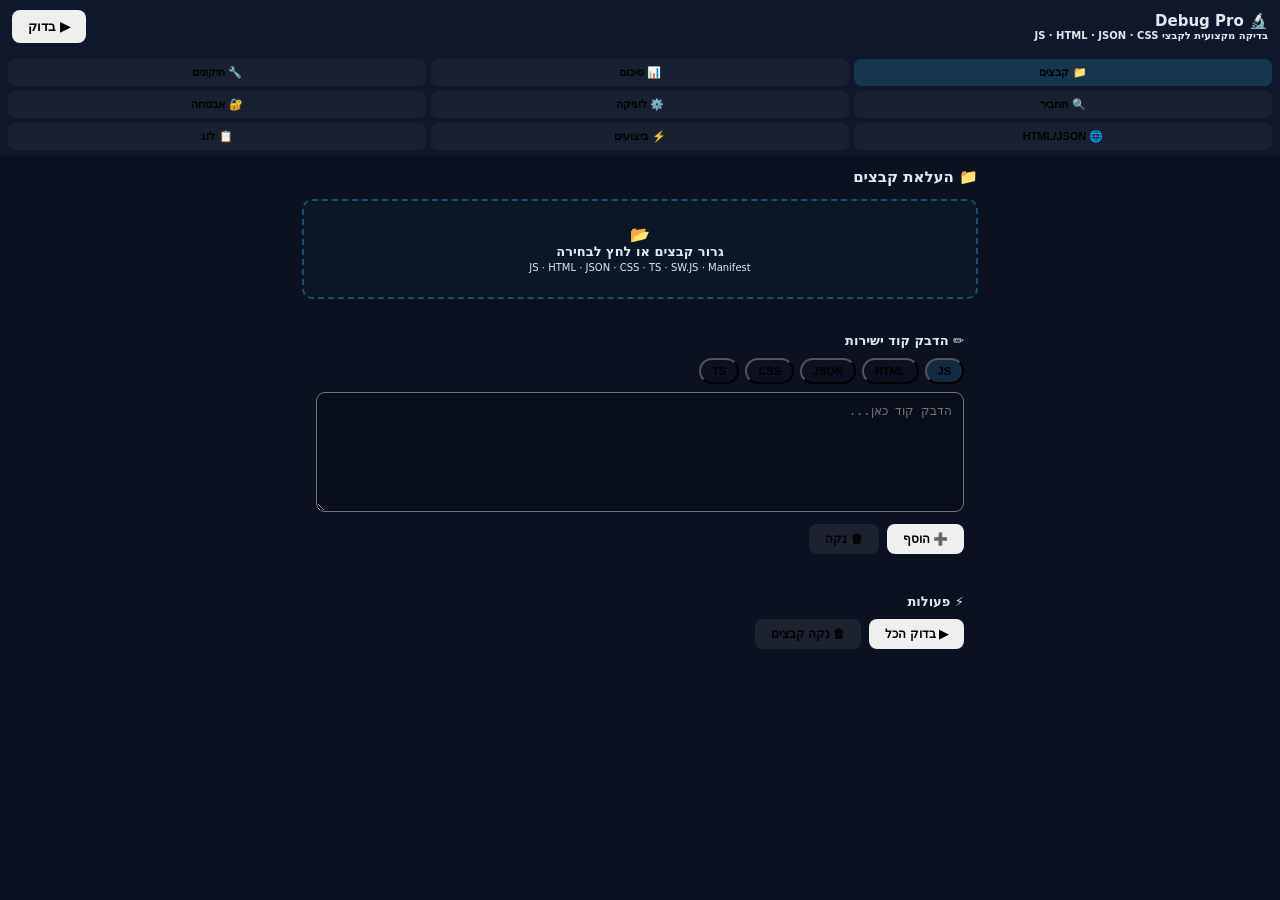
<file: db.html>
<!DOCTYPE html>

<html lang="he" dir="rtl">
<head>
<meta charset="UTF-8">
<meta name="viewport" content="width=device-width,initial-scale=1,maximum-scale=1,user-scalable=no">
<title>🔬 Debug Pro</title>
<style>
/* ── RESET & VARS ── */
*{box-sizing:border-box;margin:0;padding:0;-webkit-tap-highlight-color:transparent}
:root{
  --bg:#0b1120;--card:#131d2e;--card2:#192236;--bdr:rgba(255,255,255,0.08);
  --blue:#38bdf8;--green:#22c55e;--red:#ef4444;--yellow:#f59e0b;--purple:#a855f7;
  --text:#e2e8f0;--dim:#64748b;
}
body{background:var(--bg);color:var(--text);font-family:'Segoe UI',system-ui,sans-serif;direction:rtl;min-height:100vh}

/* ── TOP HEADER ── */
#topbar{
background:#0f172a;border-bottom:2px solid var(–blue);
padding:10px 12px;position:sticky;top:0;z-index:999;
display:grid;grid-template-columns:1fr auto;gap:8px;align-items:center;
}
#topbar h1{font-size:15px;font-weight:800;color:var(–blue);line-height:1.2}
#topbar small{font-size:10px;color:var(–dim);display:block}
#runBtn{
background:var(–blue);color:#000;font-weight:800;font-size:13px;
border:none;border-radius:8px;padding:9px 16px;cursor:pointer;
white-space:nowrap;transition:0.15s;flex-shrink:0;
}
#runBtn:active{transform:scale(0.96)}
#runBtn.busy{background:var(–yellow)}

/* ── NAV — 3 rows ── */
#nav{
background:#0f172a;border-bottom:1px solid var(–bdr);
padding:6px 8px;position:sticky;top:52px;z-index:998;
display:flex;flex-direction:column;gap:5px;
}
.nav-row{display:flex;gap:5px}
.nt{
flex:1;min-width:0;
padding:7px 4px;border:none;
background:rgba(255,255,255,0.04);
color:var(–dim);font-size:11px;font-weight:700;
border-radius:7px;cursor:pointer;transition:0.15s;
display:flex;align-items:center;justify-content:center;gap:3px;
position:relative;white-space:nowrap;overflow:hidden;text-overflow:ellipsis;
}
.nt.on{background:rgba(56,189,248,0.18);color:var(–blue)}
.nt .cnt{
position:absolute;top:3px;right:3px;
font-size:9px;font-weight:800;padding:1px 4px;border-radius:8px;
background:var(–red);color:#fff;line-height:1.3;
display:none;
}
.nt .cnt.show{display:block}

/* ── PAGES ── */
.pg{display:none;padding:12px;max-width:700px;margin:0 auto;padding-bottom:80px}
.pg.on{display:block}

/* ── CARD ── */
.card{background:var(–card);border:1px solid var(–bdr);border-radius:12px;padding:14px;margin-bottom:12px}
.ch{font-size:13px;font-weight:800;margin-bottom:10px;display:flex;align-items:center;gap:6px}
.ch .sub{font-size:10px;font-weight:600;color:var(–dim);margin-right:4px}

/* ── UPLOAD ── */
#dropzone{
border:2px dashed rgba(56,189,248,0.35);border-radius:10px;
padding:24px 12px;text-align:center;cursor:pointer;
background:rgba(56,189,248,0.03);margin-bottom:10px;transition:0.2s;
}
#dropzone.over{border-color:var(–blue);background:rgba(56,189,248,0.1)}
#dropzone div:first-child{font-size:30px;margin-bottom:6px}
#dropzone .dtxt{font-size:13px;font-weight:700;color:var(–blue)}
#dropzone .dsub{font-size:10px;color:var(–dim);margin-top:3px}
#fileInput{display:none}

/* ── FILE CHIPS ── */
#chips{display:flex;flex-wrap:wrap;gap:7px;margin-bottom:10px}
.chip{
display:flex;align-items:center;gap:5px;
background:var(–card2);border:1px solid var(–bdr);
border-radius:8px;padding:5px 9px;font-size:11px;
max-width:180px;
}
.chip .cn{overflow:hidden;text-overflow:ellipsis;white-space:nowrap;font-weight:600}
.chip .cx{background:none;border:none;color:var(–dim);cursor:pointer;font-size:12px;margin-right:2px;padding:0 2px}

/* ── CODE PASTE ── */
.langrow{display:flex;gap:6px;flex-wrap:wrap;margin-bottom:8px}
.lp{
padding:5px 11px;border-radius:20px;border:1px solid var(–bdr);
background:transparent;color:var(–dim);font-size:11px;font-weight:700;cursor:pointer;
}
.lp.on{background:rgba(56,189,248,0.15);color:var(–blue);border-color:var(–blue)}
#pasteBox{
width:100%;min-height:120px;background:#080e1a;color:#e6edf3;
border:1px solid var(–bdr);border-radius:9px;padding:11px;
font-family:‘Courier New’,monospace;font-size:12px;resize:vertical;outline:none;
}
#pasteBox:focus{border-color:var(–blue)}

/* ── BUTTONS ── */
.btn{padding:8px 16px;border-radius:8px;border:none;font-size:12px;font-weight:700;cursor:pointer;transition:0.15s}
.btn:active{transform:scale(0.97)}
.bp{background:var(–blue);color:#000}
.bg{background:rgba(255,255,255,0.07);color:var(–text);border:1px solid var(–bdr)}
.br{background:rgba(239,68,68,0.15);color:var(–red);border:1px solid rgba(239,68,68,0.3)}
.brow{display:flex;gap:8px;flex-wrap:wrap;margin-top:8px}

/* ── RESULT ITEMS ── */
.ri{
display:flex;align-items:flex-start;gap:9px;
padding:9px 11px;border-radius:9px;margin-bottom:5px;
font-size:12px;border:1px solid transparent;
animation:fi 0.2s ease;
}
@keyframes fi{from{opacity:0;transform:translateY(3px)}to{opacity:1;transform:translateY(0)}}
.ok {background:rgba(34,197,94,0.07);border-color:rgba(34,197,94,0.2)}
.wn {background:rgba(245,158,11,0.07);border-color:rgba(245,158,11,0.2)}
.er {background:rgba(239,68,68,0.07);border-color:rgba(239,68,68,0.28)}
.inf{background:rgba(56,189,248,0.06);border-color:rgba(56,189,248,0.18)}
.ri-ico{font-size:14px;flex-shrink:0;margin-top:1px}
.ri-body{flex:1;min-width:0;word-break:break-word}
.ri-t{font-weight:700;margin-bottom:2px}
.ri-d{font-size:10px;color:var(–dim);margin-top:2px}
.ri-fix{
flex-shrink:0;padding:4px 9px;border-radius:6px;border:none;
font-size:10px;font-weight:700;cursor:pointer;align-self:flex-start;
background:rgba(56,189,248,0.14);color:var(–blue);transition:0.15s;
}
.ri-fix:hover{background:rgba(56,189,248,0.28)}

/* ── TAGS ── */
.ft{display:inline-block;padding:1px 6px;border-radius:4px;background:rgba(168,85,247,0.15);color:var(–purple);font-size:10px;font-weight:700;font-family:monospace;margin:0 2px}
.ln{display:inline-block;padding:1px 6px;border-radius:4px;background:rgba(245,158,11,0.15);color:var(–yellow);font-size:10px;font-weight:700;font-family:monospace;margin:0 2px}

/* ── CODE BLOCK ── */
.cb{
background:#060d18;border:1px solid rgba(255,255,255,0.1);border-radius:8px;
padding:11px 13px;font-family:‘Courier New’,monospace;font-size:11px;color:#e6edf3;
overflow-x:auto;white-space:pre;margin:7px 0;position:relative;
}
.cb-copy{
position:absolute;top:6px;left:8px;
padding:3px 8px;border-radius:5px;border:1px solid var(–bdr);
background:rgba(255,255,255,0.06);color:var(–dim);font-size:9px;cursor:pointer;
}
.cb-copy:hover{color:var(–blue)}

/* ── STATS ── */
.stats{display:grid;grid-template-columns:1fr 1fr 1fr;gap:9px;margin-bottom:13px}
.sb{background:var(–card2);border-radius:10px;border:1px solid var(–bdr);padding:12px;text-align:center}
.sv{font-size:22px;font-weight:800;line-height:1.2}
.sl{font-size:10px;color:var(–dim);margin-top:2px}

/* ── PROGRESS ── */
#progWrap{display:none;margin:10px 0}
#progBar{height:5px;background:#0d1117;border-radius:5px;overflow:hidden}
#progFill{height:100%;width:0;background:linear-gradient(90deg,var(–blue),var(–purple));transition:width 0.4s}
#progLbl{font-size:10px;color:var(–dim);margin-top:4px}

/* ── LOG ── */
#logBox{
background:#060d18;border:1px solid var(–bdr);border-radius:9px;
padding:11px;font-family:‘Courier New’,monospace;font-size:11px;
height:200px;overflow-y:auto;line-height:1.9;
}
.lok{color:#22c55e}.ler{color:#ef4444}.lwn{color:#f59e0b}.lin{color:#38bdf8}.ldm{color:#374151}

/* ── SCORE ── */
.score{
width:72px;height:72px;border-radius:50%;
display:flex;align-items:center;justify-content:center;
font-size:24px;font-weight:800;border:3px solid;margin:0 auto 10px;
}

/* ── TOAST ── */
#toast{
position:fixed;bottom:20px;left:50%;
transform:translateX(-50%) translateY(8px);
background:#1e293b;border:1px solid var(–blue);
color:var(–text);padding:8px 18px;border-radius:25px;
font-size:12px;font-weight:700;opacity:0;transition:all 0.3s;
z-index:9999;pointer-events:none;white-space:nowrap;
}
#toast.show{opacity:1;transform:translateX(-50%) translateY(0)}

h2{font-size:15px;font-weight:800;margin-bottom:13px;display:flex;align-items:center;gap:7px}
hr{border:none;border-top:1px solid var(–bdr);margin:12px 0}
</style>

</head>
<body>

<!-- ════ TOP HEADER ════ -->

<div id="topbar">
  <div>
    <h1>🔬 Debug Pro <small>בדיקה מקצועית לקבצי JS · HTML · JSON · CSS</small></h1>
  </div>
  <button id="runBtn" onclick="runAll()">▶ בדוק</button>
</div>

<!-- ════ NAV — 3 ROWS ════ -->

<div id="nav">
  <div class="nav-row">
    <button class="nt on" onclick="go('upload')"   id="nt-upload">📁 קבצים</button>
    <button class="nt"    onclick="go('summary')"  id="nt-summary">📊 סיכום<span class="cnt" id="cnt-summary"></span></button>
    <button class="nt"    onclick="go('fixes')"    id="nt-fixes">🔧 תיקונים<span class="cnt" id="cnt-fixes"></span></button>
  </div>
  <div class="nav-row">
    <button class="nt"    onclick="go('syntax')"   id="nt-syntax">🔍 תחביר<span class="cnt" id="cnt-syntax"></span></button>
    <button class="nt"    onclick="go('logic')"    id="nt-logic">⚙️ לוגיקה<span class="cnt" id="cnt-logic"></span></button>
    <button class="nt"    onclick="go('security')" id="nt-security">🔐 אבטחה<span class="cnt" id="cnt-security"></span></button>
  </div>
  <div class="nav-row">
    <button class="nt"    onclick="go('htmlpg')"   id="nt-htmlpg">🌐 HTML/JSON<span class="cnt" id="cnt-htmlpg"></span></button>
    <button class="nt"    onclick="go('perf')"     id="nt-perf">⚡ ביצועים<span class="cnt" id="cnt-perf"></span></button>
    <button class="nt"    onclick="go('log')"      id="nt-log">📋 לוג</button>
  </div>
</div>

<!-- ════ PAGE: UPLOAD ════ -->

<div class="pg on" id="pg-upload">
  <h2>📁 העלאת קבצים</h2>

  <div id="dropzone"
    onclick="document.getElementById('fileInput').click()"
    ondragover="ev.preventDefault();this.classList.add('over')"
    ondragleave="this.classList.remove('over')"
    ondrop="dropFiles(event)">
    <input type="file" id="fileInput" multiple onchange="loadFiles(this.files)">
    <div>📂</div>
    <div class="dtxt">גרור קבצים או לחץ לבחירה</div>
    <div class="dsub">JS · HTML · JSON · CSS · TS · SW.JS · Manifest</div>
  </div>

  <div id="chips"></div>

  <div class="card">
    <div class="ch">✏️ הדבק קוד ישירות</div>
    <div class="langrow">
      <button class="lp on" id="lp-js"   onclick="setLang('js')">JS</button>
      <button class="lp"    id="lp-html" onclick="setLang('html')">HTML</button>
      <button class="lp"    id="lp-json" onclick="setLang('json')">JSON</button>
      <button class="lp"    id="lp-css"  onclick="setLang('css')">CSS</button>
      <button class="lp"    id="lp-ts"   onclick="setLang('ts')">TS</button>
    </div>
    <textarea id="pasteBox" placeholder="הדבק קוד כאן..."></textarea>
    <div class="brow">
      <button class="btn bp" onclick="addPaste()">➕ הוסף</button>
      <button class="btn bg" onclick="document.getElementById('pasteBox').value=''">🗑 נקה</button>
    </div>
  </div>

  <div class="card">
    <div class="ch">⚡ פעולות</div>
    <div class="brow">
      <button class="btn bp" onclick="runAll()">▶ בדוק הכל</button>
      <button class="btn bg" onclick="clearAll()">🗑 נקה קבצים</button>
    </div>
    <div id="progWrap">
      <div id="progBar"><div id="progFill"></div></div>
      <div id="progLbl">מכין...</div>
    </div>
  </div>
</div>

<!-- ════ PAGE: SUMMARY ════ -->

<div class="pg" id="pg-summary">
  <h2>📊 סיכום תוצאות</h2>
  <div class="stats">
    <div class="sb"><div class="sv" id="sv-ok"   style="color:var(--green)">—</div><div class="sl">✅ תקין</div></div>
    <div class="sb"><div class="sv" id="sv-warn" style="color:var(--yellow)">—</div><div class="sl">⚠️ אזהרות</div></div>
    <div class="sb"><div class="sv" id="sv-err"  style="color:var(--red)">—</div><div class="sl">❌ שגיאות</div></div>
  </div>
  <div id="scoreArea" style="text-align:center;margin-bottom:14px"></div>
  <div id="summaryList"></div>
</div>

<!-- ════ PAGE: FIXES ════ -->

<div class="pg" id="pg-fixes">
  <h2>🔧 תיקונים מוצעים</h2>
  <div id="fixesList"></div>
</div>

<!-- ════ PAGE: SYNTAX ════ -->

<div class="pg" id="pg-syntax">
  <h2>🔍 בדיקות תחביר</h2>
  <div id="syntaxOut"></div>
</div>

<!-- ════ PAGE: LOGIC ════ -->

<div class="pg" id="pg-logic">
  <h2>⚙️ בדיקות לוגיקה</h2>
  <div id="logicOut"></div>
</div>

<!-- ════ PAGE: SECURITY ════ -->

<div class="pg" id="pg-security">
  <h2>🔐 בדיקות אבטחה</h2>
  <div id="securityOut"></div>
</div>

<!-- ════ PAGE: HTML/JSON ════ -->

<div class="pg" id="pg-htmlpg">
  <h2>🌐 HTML · JSON · PWA</h2>
  <div id="htmlOut"></div>
</div>

<!-- ════ PAGE: PERF ════ -->

<div class="pg" id="pg-perf">
  <h2>⚡ ביצועים ואופטימיזציה</h2>
  <div id="perfOut"></div>
</div>

<!-- ════ PAGE: LOG ════ -->

<div class="pg" id="pg-log">
  <h2>📋 לוג בדיקה</h2>
  <div class="brow" style="margin-bottom:10px">
    <button class="btn bg" onclick="clearLog()">🗑 נקה</button>
    <button class="btn bg" onclick="copyLog()">📋 העתק</button>
  </div>
  <div id="logBox"><span class="ldm">// ממתין לבדיקה...</span></div>
</div>

<div id="toast"></div>

<script>
// ════════════════════════════════════════════
// STATE
// ════════════════════════════════════════════
var FILES = {};
var LANG  = 'js';
var LOG   = [];
var STATS = {ok:0,warn:0,err:0};
var FIXES = [];

// ════════════════════════════════════════════
// NAV
// ════════════════════════════════════════════
function go(name) {
  document.querySelectorAll('.pg').forEach(function(p){p.classList.remove('on')});
  document.querySelectorAll('.nt').forEach(function(t){t.classList.remove('on')});
  var pg = document.getElementById('pg-'+name);
  var nt = document.getElementById('nt-'+name);
  if(pg) pg.classList.add('on');
  if(nt) nt.classList.add('on');
}

// ════════════════════════════════════════════
// FILES
// ════════════════════════════════════════════
var EXT_ICONS = {js:'📜',ts:'💙',jsx:'⚛️',html:'🌐',htm:'🌐',json:'📋',css:'🎨',vue:'💚',md:'📝',txt:'📄',sw:'🔧'};
var EXT_TYPE  = {js:'js',ts:'ts',jsx:'js',html:'html',htm:'html',json:'json',css:'css',vue:'html',md:'md',txt:'txt'};

function extOf(name) { return name.split('.').pop().toLowerCase(); }
function iconOf(name) { return EXT_ICONS[extOf(name)] || '📄'; }
function typeOf(name) {
  var e = extOf(name);
  if (name.includes('sw') && e==='js') return 'sw';
  return EXT_TYPE[e] || 'txt';
}
function fmtKB(n) { return n<1024 ? n+'B' : (n/1024).toFixed(1)+'KB'; }

function loadFiles(list) {
  Array.from(list).forEach(function(f){
    var r = new FileReader();
    r.onload = function(e) {
      FILES[f.name] = {name:f.name, content:e.target.result, type:typeOf(f.name), size:f.size};
      renderChips();
    };
    r.readAsText(f);
  });
}

function dropFiles(e) {
  e.preventDefault();
  document.getElementById('dropzone').classList.remove('over');
  loadFiles(e.dataTransfer.files);
}

function removeFile(name) {
  delete FILES[name];
  renderChips();
}

function renderChips() {
  var html = Object.keys(FILES).map(function(n){
    var f = FILES[n];
    return '<div class="chip">'+
      '<span>'+iconOf(n)+'</span>'+
      '<span class="cn">'+n+'</span>'+
      '<span style="font-size:10px;color:var(--dim)">'+fmtKB(f.size||f.content.length)+'</span>'+
      '<button class="cx" onclick="removeFile(\''+n.replace(/'/g,"\\'")+'\')" title="הסר">✕</button>'+
      '</div>';
  }).join('');
  document.getElementById('chips').innerHTML = html;
}

function addPaste() {
  var code = document.getElementById('pasteBox').value.trim();
  if (!code) { showToast('הדבק קוד קודם'); return; }
  var ext  = LANG;
  var name = 'קוד_שהודבק.' + ext;
  FILES[name] = {name:name, content:code, type:typeOf(name), size:code.length};
  renderChips();
  document.getElementById('pasteBox').value = '';
  showToast('✅ קוד נוסף');
}

function setLang(l) {
  LANG = l;
  document.querySelectorAll('.lp').forEach(function(p){p.classList.remove('on')});
  var el = document.getElementById('lp-'+l);
  if(el) el.classList.add('on');
}

function clearAll() {
  FILES = {};
  renderChips();
  showToast('נוקה');
}

// ════════════════════════════════════════════
// LOG
// ════════════════════════════════════════════
function addLog(msg, type) {
  var cls = {ok:'lok',err:'ler',warn:'lwn',info:'lin',dim:'ldm'}[type||'info']||'lin';
  var ts  = new Date().toLocaleTimeString('he-IL');
  LOG.push('<span class="'+cls+'">['+ts+'] '+msg+'</span>');
  var el = document.getElementById('logBox');
  if(el){ el.innerHTML = LOG.join('\n'); el.scrollTop = el.scrollHeight; }
}
function clearLog() { LOG=[]; document.getElementById('logBox').innerHTML='<span class="ldm">// נוקה</span>'; }
function copyLog()  { navigator.clipboard.writeText(LOG.map(function(l){return l.replace(/<[^>]+>/g,'')}).join('\n')).then(function(){showToast('לוג הועתק ✓')}); }

// ════════════════════════════════════════════
// TOAST
// ════════════════════════════════════════════
function showToast(msg) {
  var t = document.getElementById('toast');
  t.textContent = msg; t.classList.add('show');
  setTimeout(function(){t.classList.remove('show')},2400);
}

// ════════════════════════════════════════════
// HELPERS
// ════════════════════════════════════════════
function esc(s){ return String(s).replace(/&/g,'&amp;').replace(/</g,'&lt;').replace(/>/g,'&gt;'); }

function mkRes(type, title, detail, fix) {
  var cls  = {ok:'ok',warn:'wn',err:'er',info:'inf'}[type]||'inf';
  var icon = {ok:'✅',warn:'⚠️',err:'❌',info:'ℹ️'}[type]||'ℹ️';
  var fixHtml = '';
  if(fix){
    var safeCode = JSON.stringify(fix.code);
    fixHtml = '<button class="ri-fix" onclick="doCopy('+safeCode+')">📋 '+(fix.label||'תיקון')+'</button>';
  }
  return '<div class="ri '+cls+'">'+
    '<span class="ri-ico">'+icon+'</span>'+
    '<div class="ri-body">'+
      '<div class="ri-t">'+title+'</div>'+
      (detail?'<div class="ri-d">'+detail+'</div>':'')+
    '</div>'+
    fixHtml+
    '</div>';
}

function doCopy(code) { navigator.clipboard.writeText(code).then(function(){showToast('הועתק ✓')}); }

function setProgress(pct, label) {
  var w = document.getElementById('progWrap');
  var f = document.getElementById('progFill');
  var l = document.getElementById('progLbl');
  if(w) w.style.display = 'block';
  if(f) f.style.width = pct+'%';
  if(l && label) l.textContent = label;
}

function setBadge(id, n) {
  var el = document.getElementById('cnt-'+id);
  if(!el) return;
  if(n > 0){ el.textContent=n; el.classList.add('show'); }
  else { el.classList.remove('show'); }
}

// ════════════════════════════════════════════
// CHECK ENGINES
// ════════════════════════════════════════════

/* ── SYNTAX ── */
function checkSyntax(name, src, type) {
  var R = [];

  if(type==='json') {
    try{ JSON.parse(src); R.push({s:'ok',t:'JSON תקין ✓'}); }
    catch(e){ R.push({s:'err',t:'JSON שגוי: '+e.message,d:'בדוק פסיקים, מרכאות, סוגריים',f:{code:'// השתמש ב: jsonlint.com לאיתור השגיאה המדויקת',label:'טיפ'}}); }
    return R;
  }

  if(type==='css') {
    var openC=(src.match(/{/g)||[]).length, closeC=(src.match(/}/g)||[]).length;
    if(openC!==closeC) R.push({s:'err',t:'CSS: { } לא מאוזן ('+openC+' פתוח, '+closeC+' סגור)',d:'קלד חסר או עודף',f:{code:'// בדוק כל selector שיש לו { ו-}',label:'טיפ'}});
    else R.push({s:'ok',t:'CSS: סוגריים {} מאוזנים ('+openC+')'});
    var missingSemi = src.split('\n').filter(function(l){
      var t=l.trim();
      return t && !t.startsWith('/*') && !t.startsWith('//') && !t.startsWith('}') && !t.startsWith('{') && !t.endsWith('{') && !t.endsWith('}') && !t.endsWith(';') && !t.endsWith(',') && t.includes(':') && t.length>5;
    }).length;
    if(missingSemi>5) R.push({s:'warn',t:'~'+missingSemi+' שורות CSS ללא נקודה-פסיק ;'});
    return R;
  }

  if(type!=='js' && type!=='ts' && type!=='sw') return R;

  /* Balanced {} */
  var depth=0, inStr=false, strCh='', inML=false, inSL=false;
  for(var i=0;i<src.length;i++){
    var c=src[i], pv=src[i-1]||'';
    if(inML){ if(src.slice(i,i+2)==='*/'){inML=false;i++;} continue; }
    if(inSL){ if(c==='\n')inSL=false; continue; }
    if(!inStr && src.slice(i,i+2)==='//'){inSL=true;continue;}
    if(!inStr && src.slice(i,i+2)==='/*'){inML=true;continue;}
    if(!inStr&&(c==='"'||c==="'"||c==='`')){inStr=true;strCh=c;continue;}
    if(inStr){if(c===strCh&&pv!=='\\')inStr=false;continue;}
    if(c==='{')depth++;
    if(c==='}'){depth--;if(depth<0){R.push({s:'err',t:'} ללא { תואם',d:'אחד או יותר סוגריים סגורים ללא פתוח'});depth=0;}}
  }
  if(depth>0) R.push({s:'err',t:depth+' סוגריים { לא נסגרו',d:'בדוק סוף פונקציות ותנאים',f:{code:'// כל function(){...} ו-if(){...} חייבים סוגר סגור }',label:'טיפ'}});
  else R.push({s:'ok',t:'סוגריים {} מאוזנים ✓'});

  /* Balanced () */
  var pd=0; inStr=false; inSL=false; inML=false;
  for(var i=0;i<src.length;i++){
    var c=src[i],pv=src[i-1]||'';
    if(inML){if(src.slice(i,i+2)==='*/'){inML=false;i++;}continue;}
    if(inSL){if(c==='\n')inSL=false;continue;}
    if(!inStr&&src.slice(i,i+2)==='//'){inSL=true;continue;}
    if(!inStr&&src.slice(i,i+2)==='/*'){inML=true;continue;}
    if(!inStr&&(c==='"'||c==="'"||c==='`')){inStr=true;strCh=c;continue;}
    if(inStr){if(c===strCh&&pv!=='\\')inStr=false;continue;}
    if(c==='(')pd++;
    if(c===')')pd--;
  }
  if(pd!==0) R.push({s:'warn',t:'סוגריים () לא מאוזנים ('+Math.abs(pd)+' '+(pd>0?'עודף':'חסר')+')',d:'בדוק קריאות פונקציות'});
  else R.push({s:'ok',t:'סוגריים () מאוזנים ✓'});

  /* Balanced [] */
  var bd=0; inStr=false; inSL=false; inML=false;
  for(var i=0;i<src.length;i++){
    var c=src[i],pv=src[i-1]||'';
    if(inML){if(src.slice(i,i+2)==='*/'){inML=false;i++;}continue;}
    if(inSL){if(c==='\n')inSL=false;continue;}
    if(!inStr&&src.slice(i,i+2)==='//'){inSL=true;continue;}
    if(!inStr&&src.slice(i,i+2)==='/*'){inML=true;continue;}
    if(!inStr&&(c==='"'||c==="'"||c==='`')){inStr=true;strCh=c;continue;}
    if(inStr){if(c===strCh&&pv!=='\\')inStr=false;continue;}
    if(c==='[')bd++;
    if(c===']')bd--;
  }
  if(bd!==0) R.push({s:'warn',t:'סוגריים [] לא מאוזנים ('+Math.abs(bd)+')',d:'בדוק arrays ו-property access'});
  else R.push({s:'ok',t:'סוגריים [] מאוזנים ✓'});

  /* onclick quote bug */
  var onclickBug = src.match(/onclick="[^"]*'' \+ [^+]+ \+ ''[^"]*"/g);
  if(!onclickBug) onclickBug = src.match(/'<button[^']*onclick="[^"]*\(' \+/g);
  if(onclickBug) R.push({s:'err',t:'באג גרשיים ב-onclick HTML!',d:'שורות עם onclick שמכיל גרשיים בלתי תואמים',f:{code:"// שמור ID קודם, אז השתמש בו:\nvar sid = s.id;\nvar btn = '<button onclick=\"action(\\'' + sid + '\\')\">';\n// במקום:\n// '<button onclick=\"action('' + s.id + '')\">'",label:'תיקון'}});
  else R.push({s:'ok',t:'onclick HTML — אין באג גרשיים ✓'});

  /* Unterminated string check per line */
  var lines=src.split('\n');
  var strErrs=[];
  lines.forEach(function(line,i){
    var clean=line.replace(/\/\/.*$/,'').replace(/\/\*.*?\*\//g,'').trim();
    if(!clean||clean.startsWith('*')) return;
    // Count unescaped single quotes outside template literals
    var sq=0,dq=0,inTpl=false;
    for(var j=0;j<clean.length;j++){
      var ch=clean[j],pr=clean[j-1]||'';
      if(ch==='`')inTpl=!inTpl;
      if(inTpl) continue;
      if(ch==="'"&&pr!=='\\') sq++;
      if(ch==='"'&&pr!=='\\') dq++;
    }
    if(sq%2!==0&&sq<=3) strErrs.push({line:i+1,text:clean.slice(0,55)});
    if(dq%2!==0&&dq<=3) strErrs.push({line:i+1,text:clean.slice(0,55)});
  });
  if(strErrs.length>0&&strErrs.length<=8){
    strErrs.forEach(function(e){ R.push({s:'warn',t:'שורה '+e.line+': מחרוזת אפשרית לא סגורה',d:esc(e.text)}); });
  } else if(strErrs.length>8){
    R.push({s:'info',t:strErrs.length+' שורות עם מחרוזת אפשרית לא סגורה',d:'בדוק את הקובץ — ייתכן שיש הרבה template strings'});
  } else {
    R.push({s:'ok',t:'מחרוזות — נראה תקין ✓'});
  }

  /* == vs === */
  var looseeq=(src.match(/[^=!<>]==[^=]/g)||[]).length;
  if(looseeq>5) R.push({s:'warn',t:looseeq+' שימושים ב-== (רפוי) במקום ===',d:'== עלול לגרום להשוואות לא צפויות',f:{code:'// החלף == ב-===\n// לדוגמה: if(x === null) במקום if(x == null)',label:'טיפ'}});
  else R.push({s:'ok',t:'השוואות — ברוב המקרים === ('+looseeq+' פעמים ==)'});

  /* var usage */
  var varCount=(src.match(/\bvar\b/g)||[]).length;
  if(varCount>15) R.push({s:'info',t:varCount+' שימושים ב-var',d:'שקול const/let למניעת scope bugs'});
  else R.push({s:'ok',t:'שימוש var: '+varCount+' (סביר)'});

  /* Semicolons */
  var semiLines=lines.filter(function(l){
    var t=l.trim();
    return t.length>8 && !t.startsWith('//') && !t.startsWith('*') && !t.startsWith('/*') &&
      !t.endsWith('{') && !t.endsWith('}') && !t.endsWith(',') && !t.endsWith(';') &&
      !t.startsWith('if') && !t.startsWith('for') && !t.startsWith('while') && !t.startsWith('else') &&
      !t.startsWith('function') && !t.startsWith('class') && !t.startsWith('//') &&
      (t.includes('=') || t.includes('('));
  }).length;
  if(semiLines>30) R.push({s:'info',t:'~'+semiLines+' שורות ללא נקודה-פסיק',d:'אם זה סגנון הפרויקט — תקין'});

  /* console.log */
  var consoleCount=(src.match(/console\.(log|warn|error)\(/g)||[]).length;
  if(consoleCount>8) R.push({s:'warn',t:consoleCount+' console calls',d:'כדאי להסיר לפני פרסום',f:{code:'// חפש והחלף: console.log( → (מחק שורה)\n// או השתמש ב-debugger mode',label:'טיפ'}});
  else R.push({s:'ok',t:consoleCount+' console calls (תקין)'});

  /* Arrow functions count */
  var arrows=(src.match(/=>/g)||[]).length;
  R.push({s:'info',t:arrows+' arrow functions ב-'+name});

  return R;
}

/* ── LOGIC ── */
function checkLogic(name, src, type) {
  var R=[];
  if(type!=='js'&&type!=='ts'&&type!=='sw') return R;

  /* Known function sets */
  var REQUIRED = {
    'activities.js': ['drawHome','drawWork','startWork','drawEstate','buyEstate','upgradeEstate','sellEstate','drawBusiness','buyBusiness','sellBusiness','drawBank','bankProcess','takeCustomLoan','repayLoan','drawInvest','buyStock','sellStock','buildStockCard','drawShop','buyShopItem','upgradeShopItem','drawTasks','runCasino','drawSkills','buySkill','drawCars','buyCar','upgradeCar','recalculateTotalSpeed','drawStaff','hireStaff','upgradeStaff','fireStaff'],
    'core.js': ['createHash','getLevelData','loadGame','saveGame','showMsg','updateUI','checkLevelUp','toggleTheme','resetGame','checkPlayerName','savePlayerName'],
    'ui.js': ['fbSaveScore','fbGetLeaderboard','fbLoadConfig','fbSaveAdminMsg','fbLoadAdminMsg','fbSaveAdminPass','fbLoadAdminPass','fbDeletePlayer','fbResetLeaderboard','openTab','showConfirmModal','openAdminPanel','renderUIUpdate','claimDailyGift','loadLeaderboard','getDeviceId']
  };
  var SAVE_FIELDS = ['money','bank','loan','lifeXP','passive','jobPassive','skills','cars','inventory','invOwned','carSpeed','totalEarned','lastSaveTime','estateData','itemLevels','carLevels','invBuyPrice','staffData'];

  var req = REQUIRED[name];
  if(req) {
    var missing=[], found=[];
    req.forEach(function(fn){
      var has = src.includes('function '+fn)||src.includes('window.'+fn+' =')||src.includes('window.'+fn+'=')||src.includes(fn+' = function')||src.includes(fn+'=function');
      if(has) found.push(fn);
      else missing.push(fn);
    });
    if(found.length) R.push({s:'ok',t:found.length+' פונקציות נמצאו ב-'+name});
    missing.forEach(function(fn){ R.push({s:'err',t:'פונקציה חסרה: '+fn+'()',d:'נדרשת ב-'+name,f:{code:'window.'+fn+' = function() {\n  // TODO\n};',label:'תבנית'}}); });
  }

  if(name==='core.js') {
    SAVE_FIELDS.forEach(function(f){
      var inSave = src.includes(f+':') || src.includes(f+' :');
      var inLoad = src.includes('window.'+f);
      if(inSave&&inLoad) R.push({s:'ok',t:f+' — נשמר ונטען ✓'});
      else if(!inSave) R.push({s:'err',t:f+' חסר ב-saveGame()!',f:{code:f+': window.'+f+',',label:'העתק'}});
      else if(!inLoad) R.push({s:'err',t:f+' חסר ב-loadGame()!',f:{code:'window.'+f+' = data.'+f+' ?? {};',label:'העתק'}});
    });
  }

  /* setInterval analysis */
  var intervals=[]; var re=/setInterval\s*\([^,]+,\s*(\d+)\)/g; var m;
  while((m=re.exec(src))!==null) intervals.push(parseInt(m[1]));
  intervals.forEach(function(ms){
    if(ms<30) R.push({s:'err',t:'setInterval '+ms+'ms — מהיר מדי!',d:'עלול לחסום את הדפדפן'});
    else if(ms===50) R.push({s:'ok',t:'setInterval 50ms — passive tick (תקין)'});
    else if(ms<=5000) R.push({s:'ok',t:'setInterval '+ms+'ms'});
    else if(ms>=15000) R.push({s:'ok',t:'setInterval '+ms+'ms — auto save'});
  });
  if(intervals.length===0&&(name.includes('core')||name.includes('activities'))) R.push({s:'warn',t:'setInterval לא נמצא — passive income לא יעבוד?'});

  /* try-catch */
  var tryC=(src.match(/\btry\s*{/g)||[]).length, catchC=(src.match(/\bcatch\s*\(/g)||[]).length;
  if(tryC>0&&tryC===catchC) R.push({s:'ok',t:tryC+' try-catch blocks ✓'});
  else if(tryC>0&&tryC!==catchC) R.push({s:'warn',t:'try ('+tryC+') ללא catch ('+catchC+')',d:'כל try חייב catch'});

  /* fetch without catch */
  var fetchC=(src.match(/\bfetch\s*\(/g)||[]).length;
  var catchAfterFetch=(src.match(/fetch[\s\S]{0,300}?\.catch|try[\s\S]{0,300}?fetch/g)||[]).length;
  if(fetchC>0&&catchAfterFetch<fetchC) R.push({s:'warn',t:fetchC+' fetch() — חלקם ללא error handling',d:'גורם לשגיאות שלא נראות',f:{code:'try {\n  const res = await fetch(url);\n  if(!res.ok) throw new Error(res.status);\n  const data = await res.json();\n} catch(e) { console.warn(e); }',label:'תבנית'}});
  else if(fetchC>0) R.push({s:'ok',t:fetchC+' fetch() עם error handling ✓'});

  /* async/await */
  var asyncC=(src.match(/\basync\b/g)||[]).length, awaitC=(src.match(/\bawait\b/g)||[]).length;
  if(asyncC>0) R.push({s:'ok',t:asyncC+' async functions, '+awaitC+' await'});

  /* Firebase specific */
  if(src.includes('FB_URL')||src.includes('firebase')) {
    if(src.includes('smart-money-faf43')) R.push({s:'ok',t:'Firebase URL — תקין ✓'});
    else if(src.includes('FB_URL')) R.push({s:'warn',t:'FB_URL מוגדר אך URL שונה',d:'בדוק שה-URL נכון'});
    if(src.includes("method: 'PUT'")) R.push({s:'ok',t:'Firebase PUT — כתיבה'});
    if(src.includes("method: 'DELETE'")) R.push({s:'ok',t:'Firebase DELETE — מחיקה'});
    if(src.includes('fbLoadConfig')&&src.includes('DOMContentLoaded')) R.push({s:'ok',t:'fbLoadConfig ב-DOMContentLoaded ✓'});
    else if(src.includes('fbLoadConfig')) R.push({s:'warn',t:'fbLoadConfig — לא נמצא ב-DOMContentLoaded'});
  }

  /* Memory leaks */
  var setIntvC=(src.match(/setInterval/g)||[]).length, clearIntvC=(src.match(/clearInterval/g)||[]).length;
  if(setIntvC>3&&clearIntvC===0) R.push({s:'warn',t:setIntvC+' setInterval ללא clearInterval',d:'זכירה אפשרית — שקול clearInterval'});

  /* undefined variables (simple check) */
  var undefCheck=['window.passive','window.money','window.lifeXP','window.cars','window.skills','window.inventory'];
  if(name==='activities.js'||name==='core.js') {
    undefCheck.forEach(function(v){
      var shortV=v.replace('window.','');
      if(src.includes(v)||src.includes(shortV+'.')||src.includes(shortV+' ')) return; // found
      // Only warn if it's a major file
    });
  }

  return R;
}

/* ── SECURITY ── */
function checkSecurity(name, src, type) {
  var R=[];

  /* eval */
  var evalC=(src.match(/\beval\s*\(/g)||[]).length;
  if(evalC) R.push({s:'err',t:evalC+' שימושים ב-eval() — סכנת XSS!',d:'eval מריץ קוד שרירותי — מסוכן מאוד',f:{code:'// הסר eval() לחלוטין\n// השתמש ב-JSON.parse() לנתונים\n// או Function() בזהירות מירבית',label:'טיפ'}});
  else R.push({s:'ok',t:'אין eval() ✓'});

  /* innerHTML */
  var innerC=(src.match(/\.innerHTML\s*=/g)||[]).length;
  if(innerC>0) {
    R.push({s:'info',t:innerC+' שימושים ב-innerHTML',d:'בדוק שאין נתוני משתמש ישירים ללא sanitization'});
  }

  /* document.write */
  if(src.includes('document.write(')) R.push({s:'warn',t:'document.write() — לא מומלץ',d:'יכול לדרוס את כל הדף ולפתוח XSS'});

  /* Hardcoded secrets */
  var secrets=[
    {re:/password\s*[:=]\s*['"][^'"]{4,}['"]/i, n:'סיסמה hardcoded'},
    {re:/apikey\s*[:=]\s*['"][^'"]{8,}['"]/i,   n:'API key hardcoded'},
    {re:/secret\s*[:=]\s*['"][^'"]{8,}['"]/i,   n:'secret hardcoded'},
    {re:/token\s*[:=]\s*['"][A-Za-z0-9+/=.]{16,}['"]/i, n:'token hardcoded'},
  ];
  secrets.forEach(function(s){
    if(s.re.test(src)) R.push({s:'err',t:s.n+' — אל תכלול בקוד!',d:'שים ב-env variables או config חיצוני',f:{code:'// שמור בקובץ .env:\n// MY_SECRET=...\n// אל תכלול בקוד!',label:'טיפ'}});
  });

  /* HTTP URLs */
  var httpC=(src.match(/http:\/\/(?!localhost)/g)||[]).length;
  if(httpC) R.push({s:'warn',t:httpC+' URL ב-http (לא HTTPS)',d:'השתמש ב-https:// לאבטחה'});
  else if(src.includes('https://')) R.push({s:'ok',t:'כל URLs ב-HTTPS ✓'});

  /* localStorage sensitive */
  if(src.includes('localStorage')&&(src.match(/password|credit|ssn|secret/i))) R.push({s:'warn',t:'localStorage עם נתונים רגישים אפשריים'});

  /* Anti-cheat */
  if(name==='core.js') {
    if(src.includes('createHash')&&src.includes('checkHash')) R.push({s:'ok',t:'Anti-cheat hash ✓'});
    else R.push({s:'warn',t:'Anti-cheat לא מוגדר'});
    if(src.includes('1000000000')) R.push({s:'ok',t:'money cap מוגדר ✓'});
    else R.push({s:'warn',t:'money cap לא נמצא — anti-cheat חלקי'});
  }

  if(type==='html') {
    var tBlank=(src.match(/target=["']_blank["']/g)||[]).length;
    var noopen=(src.match(/noopener/g)||[]).length;
    if(tBlank>0&&noopen<tBlank) R.push({s:'warn',t:tBlank+' target="_blank" ללא rel="noopener"',f:{code:'rel="noopener noreferrer"',label:'תיקון'}});
    if(src.includes('<iframe')&&!src.includes('sandbox')) R.push({s:'warn',t:'iframe ללא sandbox'});
  }

  return R;
}

/* ── HTML / JSON / PWA ── */
function checkHTMLJSON(name, src, type) {
  var R=[];

  if(type==='html') {
    /* Required meta */
    if(!src.includes('charset')) R.push({s:'err',t:'charset חסר!',f:{code:'<meta charset="UTF-8">',label:'הוסף'}});
    else R.push({s:'ok',t:'charset ✓'});
    if(!src.includes('viewport')) R.push({s:'err',t:'viewport חסר — מובייל לא יעבוד!',f:{code:'<meta name="viewport" content="width=device-width, initial-scale=1.0, maximum-scale=1.0, user-scalable=no">',label:'הוסף'}});
    else R.push({s:'ok',t:'viewport ✓'});
    if(!src.includes('<title>')) R.push({s:'warn',t:'title חסר'});
    else R.push({s:'ok',t:'title ✓'});

    /* RTL */
    if(src.includes('dir="rtl"')) R.push({s:'ok',t:'RTL dir מוגדר ✓'});
    else R.push({s:'warn',t:'dir="rtl" חסר',f:{code:'<html lang="he" dir="rtl">',label:'תיקון'}});
    if(src.includes('lang="he"')) R.push({s:'ok',t:'lang="he" ✓'});
    else R.push({s:'warn',t:'lang="he" חסר'});

    /* Structure */
    var opens=(src.match(/<div/gi)||[]).length, closes=(src.match(/<\/div>/gi)||[]).length;
    if(opens!==closes) R.push({s:'warn',t:'div לא מאוזן: '+opens+' פתוח, '+closes+' סגור'});
    else R.push({s:'ok',t:'div מאוזן ('+opens+') ✓'});
    var btnO=(src.match(/<button/gi)||[]).length, btnC=(src.match(/<\/button>/gi)||[]).length;
    if(btnO!==btnC) R.push({s:'warn',t:'button לא מאוזן: '+btnO+' פתוח, '+btnC+' סגור'});
    else R.push({s:'ok',t:'button מאוזן ('+btnO+') ✓'});

    /* PWA */
    if(src.includes('manifest')) R.push({s:'ok',t:'manifest מקושר ✓'});
    else R.push({s:'warn',t:'manifest חסר',f:{code:'<link rel="manifest" href="manifest.json">',label:'הוסף'}});
    if(src.includes('serviceWorker')) R.push({s:'ok',t:'Service Worker ✓'});
    else R.push({s:'warn',t:'Service Worker לא רשום',f:{code:"if('serviceWorker' in navigator){\n  navigator.serviceWorker.register('./sw.js');\n}",label:'הוסף'}});
    if(src.includes('apple-mobile-web-app')) R.push({s:'ok',t:'iOS PWA meta ✓'});
    else R.push({s:'info',t:'iOS meta tags חסרים',f:{code:'<meta name="apple-mobile-web-app-capable" content="yes">\n<meta name="apple-mobile-web-app-status-bar-style" content="black-translucent">',label:'הוסף'}});
    if(src.includes('theme-color')) R.push({s:'ok',t:'theme-color ✓'});
    else R.push({s:'info',t:'theme-color חסר',f:{code:'<meta name="theme-color" content="#0f172a">',label:'הוסף'}});

    /* Script order */
    var coreP=src.indexOf('core.js'), actP=src.indexOf('activities.js'), uiP=src.indexOf('ui.js');
    if(coreP>0&&actP>0&&uiP>0){
      if(coreP<actP&&actP<uiP) R.push({s:'ok',t:'סדר scripts: core → activities → ui ✓'});
      else R.push({s:'err',t:'סדר scripts שגוי!',d:'חייב: core.js → activities.js → ui.js',f:{code:'<script src="js/core.js"><\/script>\n<script src="js/activities.js"><\/script>\n<script src="js/ui.js"><\/script>',label:'תיקון'}});
    }

    /* Hardcoded admin msg */
    if(src.includes('window.adminMsgText')&&src.match(/window\.adminMsgText\s*=\s*['"]/)) R.push({s:'warn',t:'adminMsgText hardcoded!',d:'מונע טעינה מ-Firebase',f:{code:'// הסר שורה זו — ui.js טוען מ-Firebase אוטומטית:\n// window.adminMsgText = "..."; // ← מחק',label:'תיקון'}});
    else R.push({s:'ok',t:'adminMsgText — לא hardcoded ✓'});

    /* Cache busting */
    var cbCount=(src.match(/\?v=[0-9.]+/g)||[]).length;
    if(cbCount>0) R.push({s:'ok',t:'cache busting — '+cbCount+' קבצים ✓'});
    else R.push({s:'info',t:'cache busting חסר',d:'שקול ?v=X.X.X לקבצי CSS/JS'});
  }

  if(type==='json') {
    try {
      var obj=JSON.parse(src);
      if(name.includes('manifest')) {
        ['name','short_name','start_url','display','icons'].forEach(function(k){
          if(obj[k]!==undefined) R.push({s:'ok',t:'manifest.'+k+' = '+JSON.stringify(obj[k]).slice(0,35)});
          else R.push({s:'err',t:'manifest.'+k+' חסר!',f:{code:'"'+k+'": ""',label:'הוסף'}});
        });
        if(obj.display&&obj.display!=='standalone') R.push({s:'warn',t:'display אינו standalone',f:{code:'"display": "standalone"',label:'תיקון'}});
        if(obj.lang==='he') R.push({s:'ok',t:'lang: he ✓'});
        else R.push({s:'warn',t:'lang לא עברית',f:{code:'"lang": "he"',label:'תיקון'}});
        if(obj.dir==='rtl') R.push({s:'ok',t:'dir: rtl ✓'});
        else R.push({s:'warn',t:'dir לא rtl',f:{code:'"dir": "rtl"',label:'תיקון'}});
        if(obj.icons&&obj.icons.length>=2) R.push({s:'ok',t:'icons: '+obj.icons.length+' גדלים ✓'});
        else R.push({s:'warn',t:'icons חסרים — מומלץ 192+512'});
        var ver=obj.version;
        if(ver&&/^[1-8]\./.test(ver)) R.push({s:'warn',t:'גרסה '+ver+' — ישנה?',d:'שקול לעדכן',f:{code:'"version": "9.0.0"',label:'תיקון'}});
      }
    } catch(e){}
  }

  if(type==='sw') {
    if(src.includes('skipWaiting')) R.push({s:'ok',t:'skipWaiting ✓'});
    else R.push({s:'warn',t:'skipWaiting חסר',f:{code:'self.skipWaiting();',label:'הוסף'}});
    if(src.includes('caches.delete')) R.push({s:'ok',t:'מחיקת קאש ישן ✓'});
    else R.push({s:'err',t:'אין מחיקת קאש — עדכונים לא יטענו!',f:{code:'// ב-activate event:\ncaches.keys().then(keys => {\n  return Promise.all(\n    keys.map(key => key!==CACHE_NAME ? caches.delete(key) : null)\n  );\n});',label:'תיקון'}});
    var cm=src.match(/CACHE_NAME\s*=\s*['"]([^'"]+)['"]/);
    if(cm){
      if(/v[1-8]\./.test(cm[1])||/v[1-8]\b/.test(cm[1])) R.push({s:'warn',t:'CACHE_NAME ישן: '+cm[1],f:{code:"const CACHE_NAME = 'smart-money-v9.0.0';",label:'עדכן'}});
      else R.push({s:'ok',t:'CACHE_NAME: '+cm[1]+' ✓'});
    }
    if(src.includes("'fetch'")) R.push({s:'ok',t:'fetch handler ✓'});
    else R.push({s:'warn',t:'fetch handler חסר'});
  }

  return R;
}

/* ── PERFORMANCE ── */
function checkPerf(name, src, type) {
  var R=[];
  if(type==='css') {
    var rules=(src.match(/[^{}]+{[^{}]*}/g)||[]).length;
    R.push({s:'info',t:'~'+rules+' CSS rules'});
    var vendorC=(src.match(/-webkit-|-moz-|-ms-/g)||[]).length;
    if(vendorC>10) R.push({s:'info',t:vendorC+' vendor prefixes (שקול autoprefixer)'});
    return R;
  }
  if(type!=='js'&&type!=='ts'&&type!=='sw') return R;

  var sizeKB=(src.length/1024).toFixed(1);
  if(src.length>100000) R.push({s:'warn',t:'קובץ גדול: '+sizeKB+'KB',d:'שקול לפצל'});
  else if(src.length>50000) R.push({s:'info',t:'קובץ: '+sizeKB+'KB (בינוני)'});
  else R.push({s:'ok',t:'גודל קובץ: '+sizeKB+'KB ✓'});

  /* DOM in loops */
  var lines=src.split('\n');
  var domLoopWarns=0;
  for(var i=0;i<lines.length;i++){
    if((lines[i].includes('for(')||lines[i].includes('for ('))&&lines[i+1]&&lines[i+1].includes('getElementById')) domLoopWarns++;
  }
  if(domLoopWarns>0) R.push({s:'warn',t:domLoopWarns+' DOM access בלולאה',d:'שמור reference לפני הלולאה'});
  else R.push({s:'ok',t:'אין DOM access ישיר בלולאה ✓'});

  /* Nested timeouts */
  var nestedTO=src.match(/setTimeout[\s\S]{0,100}setTimeout[\s\S]{0,100}setTimeout/);
  if(nestedTO) R.push({s:'warn',t:'setTimeout מקונן עמוק (callback hell)',d:'שקול async/await'});
  else R.push({s:'ok',t:'אין callback hell ✓'});

  /* Inline styles */
  var inlineS=(src.match(/style\s*=\s*['"]/g)||[]).length;
  if(inlineS>80) R.push({s:'warn',t:inlineS+' inline styles בJS',d:'הרבה inline styles מאטים rendering'});
  else R.push({s:'ok',t:inlineS+' inline styles (תקין)'});

  /* DOM operations count */
  var getById=(src.match(/getElementById/g)||[]).length;
  var querySelector=(src.match(/querySelector/g)||[]).length;
  R.push({s:'info',t:(getById+querySelector)+' DOM queries ('+getById+' byId, '+querySelector+' querySelector)'});

  /* Large strings */
  var htmlStrings=(src.match(/innerHTML\s*=\s*['`][^'`]{200,}/g)||[]).length;
  if(htmlStrings>20) R.push({s:'info',t:htmlStrings+' innerHTML מחרוזות גדולות',d:'תקין לפרויקטים ללא framework'});

  return R;
}

/* ── HEBREW ── */
function checkHebrew(name, src, type) {
  var R=[];
  if(type!=='js'&&type!=='ts') return R;

  var KNOWN_ENGLISH=[
    {p:"' XP'",       fix:"' נסיון'",           label:"XP → נסיון"},
    {p:'" XP"',       fix:'" נסיון"',            label:"XP → נסיון"},
    {p:'+ \' XP\'',   fix:"+ ' נסיון'",          label:"XP → נסיון"},
    {p:'placeholder="XP', fix:'placeholder="נסיון', label:'placeholder XP → נסיון'},
    {p:'Device ID',   fix:'מזהה שחקן',           label:'Device ID → מזהה שחקן'},
    {p:"'הכנס Device ID'", fix:"'הכנס מזהה שחקן'", label:'הודעת Device ID'},
  ];

  var foundIssues=false;
  KNOWN_ENGLISH.forEach(function(e){
    if(src.includes(e.p)){
      foundIssues=true;
      R.push({s:'warn',t:'טקסט אנגלי: '+esc(e.p),d:'שנה ל: '+e.fix,f:{code:e.fix,label:e.label}});
    }
  });
  if(!foundIssues) R.push({s:'ok',t:'אין בעיות עברית ידועות ✓'});

  return R;
}

// ════════════════════════════════════════════
// MAIN RUN
// ════════════════════════════════════════════
function runAll() {
  var names = Object.keys(FILES);
  if(!names.length){ showToast('העלה קבצים קודם!'); return; }

  var btn = document.getElementById('runBtn');
  btn.textContent='⏳...'; btn.classList.add('busy');

  STATS={ok:0,warn:0,err:0}; FIXES=[]; LOG=[];
  var cats={syntax:[],logic:[],security:[],html:[],perf:[],hebrew:[]};
  var catCounts={syntax:0,logic:0,security:0,html:0,perf:0};

  addLog('═══════════════════════════════','dim');
  addLog('🔬 Debug Pro — מתחיל בדיקה','info');
  addLog('קבצים: '+names.join(' · '),'dim');
  addLog('═══════════════════════════════','dim');

  var step=0;
  function processNext() {
    if(step>=names.length){
      finalize(cats,catCounts);
      btn.textContent='▶ בדוק שוב'; btn.classList.remove('busy');
      return;
    }
    var name=names[step]; step++;
    var f=FILES[name];
    setProgress(Math.round((step/names.length)*100),'בודק: '+name);
    addLog('📄 '+name+' ('+f.type+', '+(f.content.length/1024).toFixed(1)+'KB)','info');

    try {
      var synR=checkSyntax(name,f.content,f.type);
      var logR=checkLogic(name,f.content,f.type);
      var secR=checkSecurity(name,f.content,f.type);
      var htR =checkHTMLJSON(name,f.content,f.type);
      var pfR =checkPerf(name,f.content,f.type);
      var hbR =checkHebrew(name,f.content,f.type);

      cats.syntax.push({name:name,res:synR});
      cats.logic.push({name:name,res:logR});
      cats.security.push({name:name,res:secR});
      cats.html.push({name:name,res:htR});
      cats.perf.push({name:name,res:pfR});
      cats.hebrew.push({name:name,res:hbR});

      var allR=[].concat(synR,logR,secR,htR,pfR,hbR);
      allR.forEach(function(r){
        if(r.s==='ok'){STATS.ok++;}
        else if(r.s==='warn'){STATS.warn++;if(r.f)FIXES.push({file:name,t:r.t,d:r.d,fix:r.f});}
        else if(r.s==='err'){STATS.err++;if(r.f)FIXES.push({file:name,t:r.t,d:r.d,fix:r.f});}
      });

      catCounts.syntax  +=(synR.filter(function(r){return r.s==='err'||r.s==='warn'}).length);
      catCounts.logic   +=(logR.filter(function(r){return r.s==='err'||r.s==='warn'}).length);
      catCounts.security+=(secR.filter(function(r){return r.s==='err'||r.s==='warn'}).length);
      catCounts.html    +=(htR.filter(function(r){return r.s==='err'||r.s==='warn'}).length);
      catCounts.perf    +=(pfR.filter(function(r){return r.s==='err'||r.s==='warn'}).length);
    } catch(e){
      addLog('שגיאה בבדיקת '+name+': '+e.message,'err');
    }

    setTimeout(processNext, 20);
  }
  processNext();
}

function finalize(cats, catCounts) {
  addLog('─────────────────────────','dim');
  addLog('✅ '+STATS.ok+' | ⚠️ '+STATS.warn+' | ❌ '+STATS.err,'info');

  renderCats(cats);
  renderSummary();
  renderFixes();

  setBadge('summary', STATS.err+STATS.warn);
  setBadge('fixes',   FIXES.length);
  setBadge('syntax',  catCounts.syntax);
  setBadge('logic',   catCounts.logic);
  setBadge('security',catCounts.security);
  setBadge('htmlpg',  catCounts.html);
  setBadge('perf',    catCounts.perf);

  document.getElementById('progWrap').style.display='none';
  showToast(STATS.err>0 ? '❌ '+STATS.err+' שגיאות' : STATS.warn>0 ? '⚠️ '+STATS.warn+' אזהרות' : '✅ הכל תקין!');
  go('summary');
}

// ════════════════════════════════════════════
// RENDER
// ════════════════════════════════════════════
function renderCats(cats) {
  renderCatTo('syntaxOut',  cats.syntax);
  renderCatTo('logicOut',   cats.logic);
  renderCatTo('securityOut',cats.security);
  renderCatTo('htmlOut',    cats.html);
  renderCatTo('perfOut',    cats.perf);
}

function renderCatTo(containerId, items) {
  var html='';
  items.forEach(function(item){
    if(!item.res||!item.res.length) return;
    html+='<div class="card"><div class="ch">'+iconOf(item.name)+' '+esc(item.name)+'</div>';
    item.res.forEach(function(r){
      var cls={ok:'ok',warn:'wn',err:'er',info:'inf'}[r.s]||'inf';
      var ico={ok:'✅',warn:'⚠️',err:'❌',info:'ℹ️'}[r.s]||'ℹ️';
      var fixHtml='';
      if(r.f){
        var safeCode=JSON.stringify(r.f.code);
        fixHtml='<button class="ri-fix" onclick="doCopy('+safeCode+')">📋 '+(r.f.label||'תיקון')+'</button>';
      }
      html+='<div class="ri '+cls+'">'+
        '<span class="ri-ico">'+ico+'</span>'+
        '<div class="ri-body">'+
          '<div class="ri-t">'+r.t+'</div>'+
          (r.d?'<div class="ri-d">'+esc(r.d)+'</div>':'')+
        '</div>'+fixHtml+'</div>';
    });
    html+='</div>';
  });
  var el=document.getElementById(containerId);
  if(el) el.innerHTML=html||'<div class="ri inf"><span class="ri-ico">ℹ️</span><div class="ri-body"><div class="ri-t">הרץ בדיקה כדי לראות תוצאות</div></div></div>';
}

function renderSummary() {
  document.getElementById('sv-ok').textContent  = STATS.ok;
  document.getElementById('sv-warn').textContent = STATS.warn;
  document.getElementById('sv-err').textContent  = STATS.err;

  var total=STATS.ok+STATS.warn+STATS.err;
  var score=total?Math.round((STATS.ok/total)*100):0;
  var grade=score>=90?'A':score>=75?'B':score>=60?'C':'D';
  var gColor={A:'var(--green)',B:'var(--yellow)',C:'var(--orange)',D:'var(--red)'}[grade];
  document.getElementById('scoreArea').innerHTML=
    '<div class="score" style="border-color:'+gColor+';color:'+gColor+'">'+grade+'</div>'+
    '<div style="font-size:12px;color:var(--dim);text-align:center">ציון: '+score+'% מתוך '+total+' בדיקות</div>';

  /* Collect worst items */
  var worst=[];
  document.querySelectorAll('.ri.er,.ri.wn').forEach(function(el){ worst.push(el.outerHTML); });
  var el=document.getElementById('summaryList');
  if(el) el.innerHTML = worst.length ?
    '<div class="card"><div class="ch">⚠️ פריטים לתשומת לב ('+(worst.length)+')</div>'+worst.slice(0,15).join('')+'</div>' :
    '<div class="ri ok"><span class="ri-ico">✅</span><div class="ri-body"><div class="ri-t">כל הבדיקות עברו!</div></div></div>';
}

function renderFixes() {
  var el=document.getElementById('fixesList');
  if(!FIXES.length){ el.innerHTML='<div class="ri ok"><span class="ri-ico">✅</span><div class="ri-body"><div class="ri-t">אין תיקונים נדרשים</div></div></div>'; return; }
  var html='';
  FIXES.forEach(function(f,i){
    var col=f.t.includes('חסר')||f.t.includes('שגוי')||f.t.includes('שגיאה')?'var(--red)':'var(--yellow)';
    var safeCode=JSON.stringify(f.fix.code);
    html+='<div class="card">'+
      '<div class="ch" style="color:'+col+'">'+(i+1)+'. '+esc(f.t)+' <span class="ft">'+esc(f.file)+'</span></div>'+
      (f.d?'<div style="font-size:11px;color:var(--dim);margin-bottom:8px">'+esc(f.d)+'</div>':'')+
      '<div class="cb">'+esc(f.fix.code)+
      '<button class="cb-copy" onclick="doCopy('+safeCode+')">📋 העתק</button>'+
      '</div></div>';
  });
  el.innerHTML=html;
}

function setProgress(pct,label){
  var w=document.getElementById('progWrap'),f=document.getElementById('progFill'),l=document.getElementById('progLbl');
  if(w)w.style.display='block';if(f)f.style.width=pct+'%';if(l&&label)l.textContent=label;
}
</script>

</body>
</html>
</file>
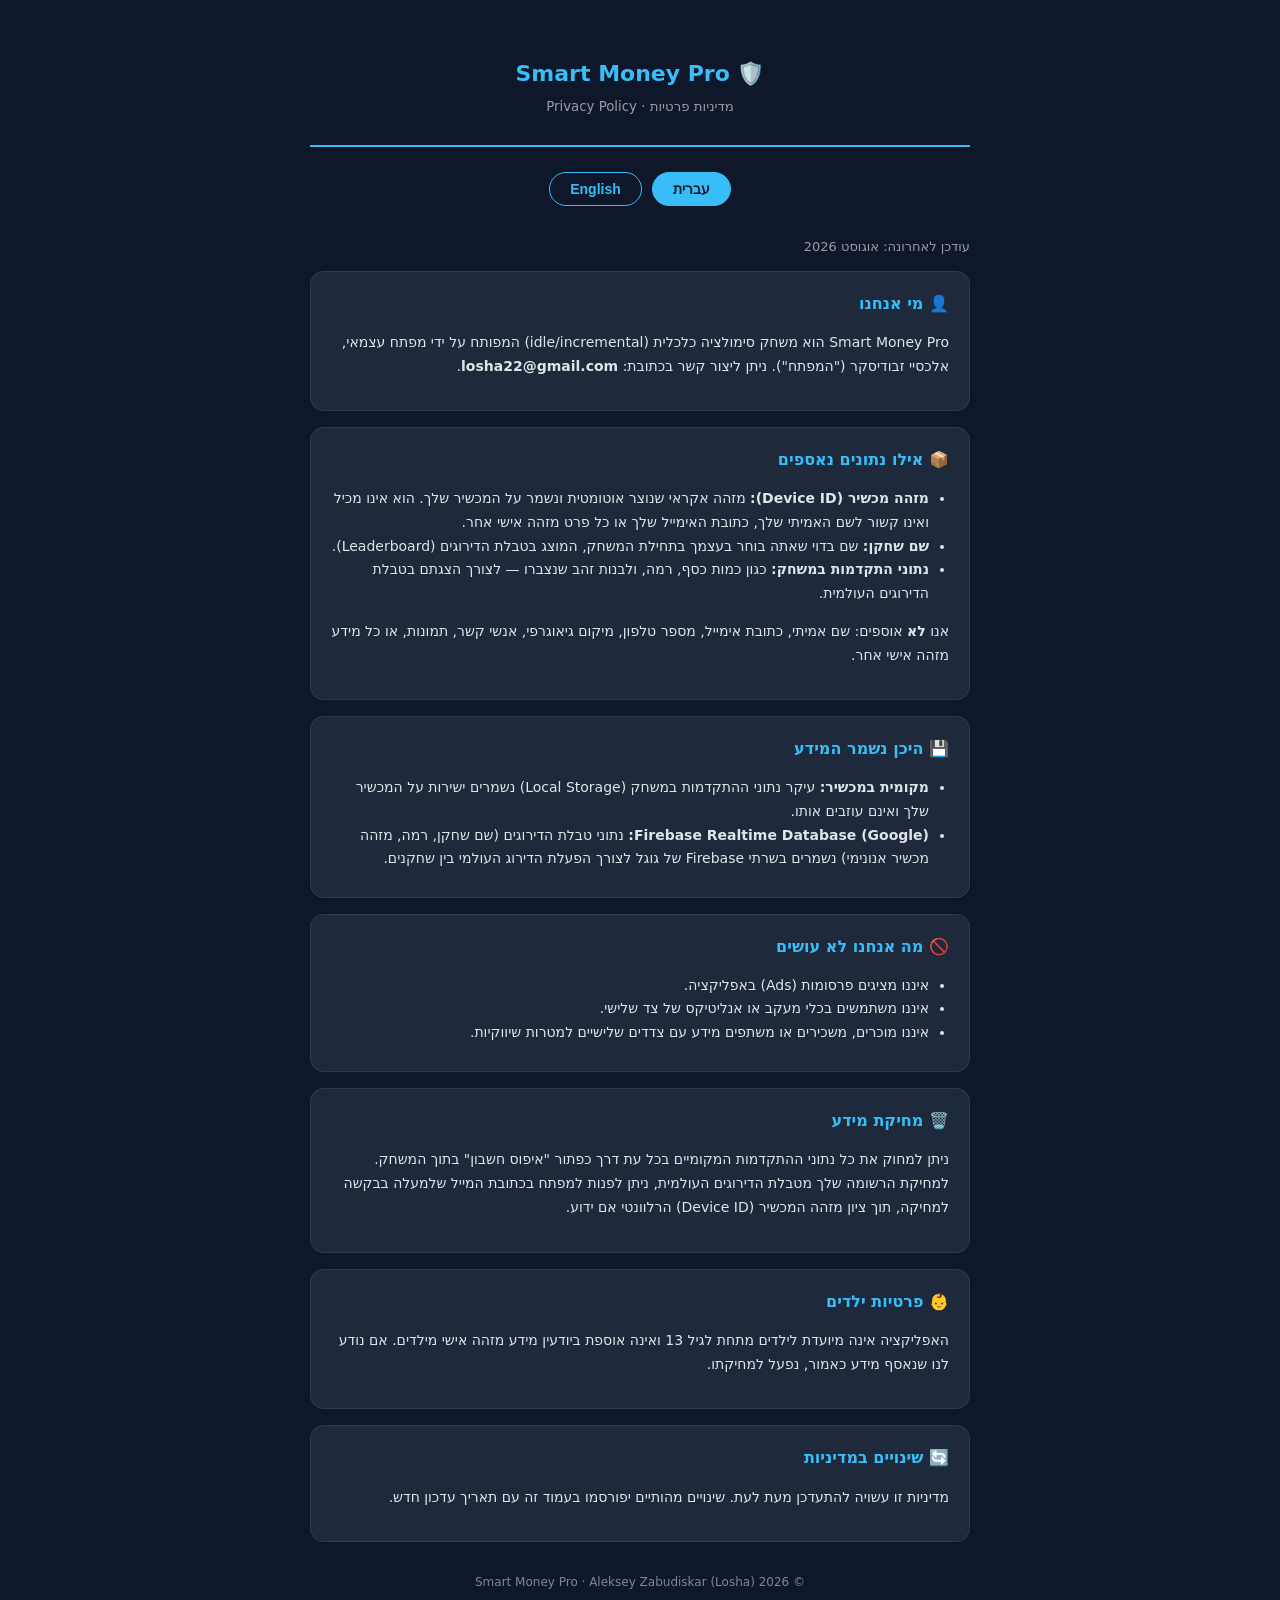
<file: privacy.html>
<!DOCTYPE html>
<html lang="he" dir="rtl">
<head>
<meta charset="UTF-8">
<meta name="viewport" content="width=device-width, initial-scale=1.0">
<title>מדיניות פרטיות | Privacy Policy - Smart Money Pro</title>
<style>
  :root {
    --bg: #0f172a;
    --card: #1e293b;
    --text: #f1f5f9;
    --blue: #38bdf8;
    --border: rgba(255,255,255,0.08);
  }
  * { box-sizing: border-box; }
  body {
    margin: 0;
    background: var(--bg);
    color: var(--text);
    font-family: 'Segoe UI', system-ui, sans-serif;
    line-height: 1.7;
  }
  .container {
    max-width: 700px;
    margin: 0 auto;
    padding: 30px 20px 60px;
  }
  .header {
    text-align: center;
    padding: 25px 0;
    border-bottom: 2px solid var(--blue);
    margin-bottom: 25px;
  }
  .header h1 { margin: 0; font-size: 22px; color: var(--blue); }
  .header small { opacity: 0.6; }
  .lang-toggle {
    display: flex;
    justify-content: center;
    gap: 10px;
    margin: 20px 0 30px;
  }
  .lang-toggle button {
    padding: 8px 20px;
    border-radius: 20px;
    border: 1px solid var(--blue);
    background: transparent;
    color: var(--blue);
    font-weight: bold;
    cursor: pointer;
    font-size: 14px;
  }
  .lang-toggle button.active {
    background: var(--blue);
    color: #0f172a;
  }
  .card {
    background: var(--card);
    border: 1px solid var(--border);
    border-radius: 14px;
    padding: 18px 20px;
    margin-bottom: 16px;
  }
  .card h2 {
    margin-top: 0;
    font-size: 16px;
    color: var(--blue);
  }
  .card p, .card li { font-size: 14px; opacity: 0.92; }
  ul { padding-inline-start: 20px; margin: 8px 0; }
  footer {
    text-align: center;
    font-size: 12px;
    opacity: 0.5;
    margin-top: 30px;
  }
  #en { display: none; direction: ltr; text-align: left; }
</style>
</head>
<body>
<div class="container">

  <div class="header">
    <h1>🛡️ Smart Money Pro</h1>
    <small>מדיניות פרטיות · Privacy Policy</small>
  </div>

  <div class="lang-toggle">
    <button id="btnHe" class="active" onclick="showLang('he')">עברית</button>
    <button id="btnEn" onclick="showLang('en')">English</button>
  </div>

  <!-- ===================== HEBREW ===================== -->
  <div id="he">
    <p style="opacity:0.6; font-size:13px;">עודכן לאחרונה: אוגוסט 2026</p>

    <div class="card">
      <h2>👤 מי אנחנו</h2>
      <p>Smart Money Pro הוא משחק סימולציה כלכלית (idle/incremental) המפותח על ידי מפתח עצמאי, אלכסיי זבודיסקר ("המפתח"). ניתן ליצור קשר בכתובת: <b>losha22@gmail.com</b>.</p>
    </div>

    <div class="card">
      <h2>📦 אילו נתונים נאספים</h2>
      <ul>
        <li><b>מזהה מכשיר (Device ID):</b> מזהה אקראי שנוצר אוטומטית ונשמר על המכשיר שלך. הוא אינו מכיל ואינו קשור לשם האמיתי שלך, כתובת האימייל שלך או כל פרט מזהה אישי אחר.</li>
        <li><b>שם שחקן:</b> שם בדוי שאתה בוחר בעצמך בתחילת המשחק, המוצג בטבלת הדירוגים (Leaderboard).</li>
        <li><b>נתוני התקדמות במשחק:</b> כגון כמות כסף, רמה, ולבנות זהב שנצברו — לצורך הצגתם בטבלת הדירוגים העולמית.</li>
      </ul>
      <p>אנו <b>לא</b> אוספים: שם אמיתי, כתובת אימייל, מספר טלפון, מיקום גיאוגרפי, אנשי קשר, תמונות, או כל מידע מזהה אישי אחר.</p>
    </div>

    <div class="card">
      <h2>💾 היכן נשמר המידע</h2>
      <ul>
        <li><b>מקומית במכשיר:</b> עיקר נתוני ההתקדמות במשחק (Local Storage) נשמרים ישירות על המכשיר שלך ואינם עוזבים אותו.</li>
        <li><b>Firebase Realtime Database (Google):</b> נתוני טבלת הדירוגים (שם שחקן, רמה, מזהה מכשיר אנונימי) נשמרים בשרתי Firebase של גוגל לצורך הפעלת הדירוג העולמי בין שחקנים.</li>
      </ul>
    </div>

    <div class="card">
      <h2>🚫 מה אנחנו לא עושים</h2>
      <ul>
        <li>איננו מציגים פרסומות (Ads) באפליקציה.</li>
        <li>איננו משתמשים בכלי מעקב או אנליטיקס של צד שלישי.</li>
        <li>איננו מוכרים, משכירים או משתפים מידע עם צדדים שלישיים למטרות שיווקיות.</li>
      </ul>
    </div>

    <div class="card">
      <h2>🗑️ מחיקת מידע</h2>
      <p>ניתן למחוק את כל נתוני ההתקדמות המקומיים בכל עת דרך כפתור "איפוס חשבון" בתוך המשחק. למחיקת הרשומה שלך מטבלת הדירוגים העולמית, ניתן לפנות למפתח בכתובת המייל שלמעלה בבקשה למחיקה, תוך ציון מזהה המכשיר (Device ID) הרלוונטי אם ידוע.</p>
    </div>

    <div class="card">
      <h2>👶 פרטיות ילדים</h2>
      <p>האפליקציה אינה מיועדת לילדים מתחת לגיל 13 ואינה אוספת ביודעין מידע מזהה אישי מילדים. אם נודע לנו שנאסף מידע כאמור, נפעל למחיקתו.</p>
    </div>

    <div class="card">
      <h2>🔄 שינויים במדיניות</h2>
      <p>מדיניות זו עשויה להתעדכן מעת לעת. שינויים מהותיים יפורסמו בעמוד זה עם תאריך עדכון חדש.</p>
    </div>
  </div>

  <!-- ===================== ENGLISH ===================== -->
  <div id="en">
    <p style="opacity:0.6; font-size:13px;">Last updated: August 2026</p>

    <div class="card">
      <h2>👤 About Us</h2>
      <p>Smart Money Pro is an idle/incremental financial simulation game developed by an independent developer, Aleksey Zabudiskar ("the Developer"). Contact: <b>losha22@gmail.com</b>.</p>
    </div>

    <div class="card">
      <h2>📦 Data We Collect</h2>
      <ul>
        <li><b>Device ID:</b> A randomly generated identifier stored on your device. It does not contain and is not linked to your real name, email address, or any other personally identifiable information.</li>
        <li><b>Player Name:</b> A nickname you choose yourself at the start of the game, displayed on the public Leaderboard.</li>
        <li><b>Game Progress Data:</b> Such as in-game money, level, and gold bricks earned, used solely to display the global leaderboard.</li>
      </ul>
      <p>We do <b>not</b> collect: your real name, email address, phone number, geographic location, contacts, photos, or any other personal identifying information.</p>
    </div>

    <div class="card">
      <h2>💾 Where Data Is Stored</h2>
      <ul>
        <li><b>On your device:</b> Most game progress data (Local Storage) is saved directly on your device and never leaves it.</li>
        <li><b>Firebase Realtime Database (Google):</b> Leaderboard data (player name, level, anonymous device ID) is stored on Google's Firebase servers to power the global leaderboard between players.</li>
      </ul>
    </div>

    <div class="card">
      <h2>🚫 What We Don't Do</h2>
      <ul>
        <li>We do not display any advertisements in the app.</li>
        <li>We do not use third-party tracking or analytics tools.</li>
        <li>We do not sell, rent, or share your data with third parties for marketing purposes.</li>
      </ul>
    </div>

    <div class="card">
      <h2>🗑️ Data Deletion</h2>
      <p>You may delete all local progress data at any time using the "Reset Account" button inside the game. To request removal of your entry from the global leaderboard, contact the developer at the email above, including your Device ID if known.</p>
    </div>

    <div class="card">
      <h2>👶 Children's Privacy</h2>
      <p>This app is not directed at children under 13 and does not knowingly collect personal information from children. If we become aware that such data was collected, we will take steps to delete it.</p>
    </div>

    <div class="card">
      <h2>🔄 Changes to This Policy</h2>
      <p>This policy may be updated from time to time. Material changes will be reflected on this page with a new update date.</p>
    </div>
  </div>

  <footer>© 2026 Smart Money Pro · Aleksey Zabudiskar (Losha)</footer>
</div>

<script>
function showLang(lang) {
  document.getElementById('he').style.display = lang === 'he' ? 'block' : 'none';
  document.getElementById('en').style.display = lang === 'en' ? 'block' : 'none';
  document.getElementById('btnHe').classList.toggle('active', lang === 'he');
  document.getElementById('btnEn').classList.toggle('active', lang === 'en');
  document.documentElement.setAttribute('dir', lang === 'he' ? 'rtl' : 'ltr');
  document.documentElement.setAttribute('lang', lang);
}
</script>
</body>
</html>
</file>
